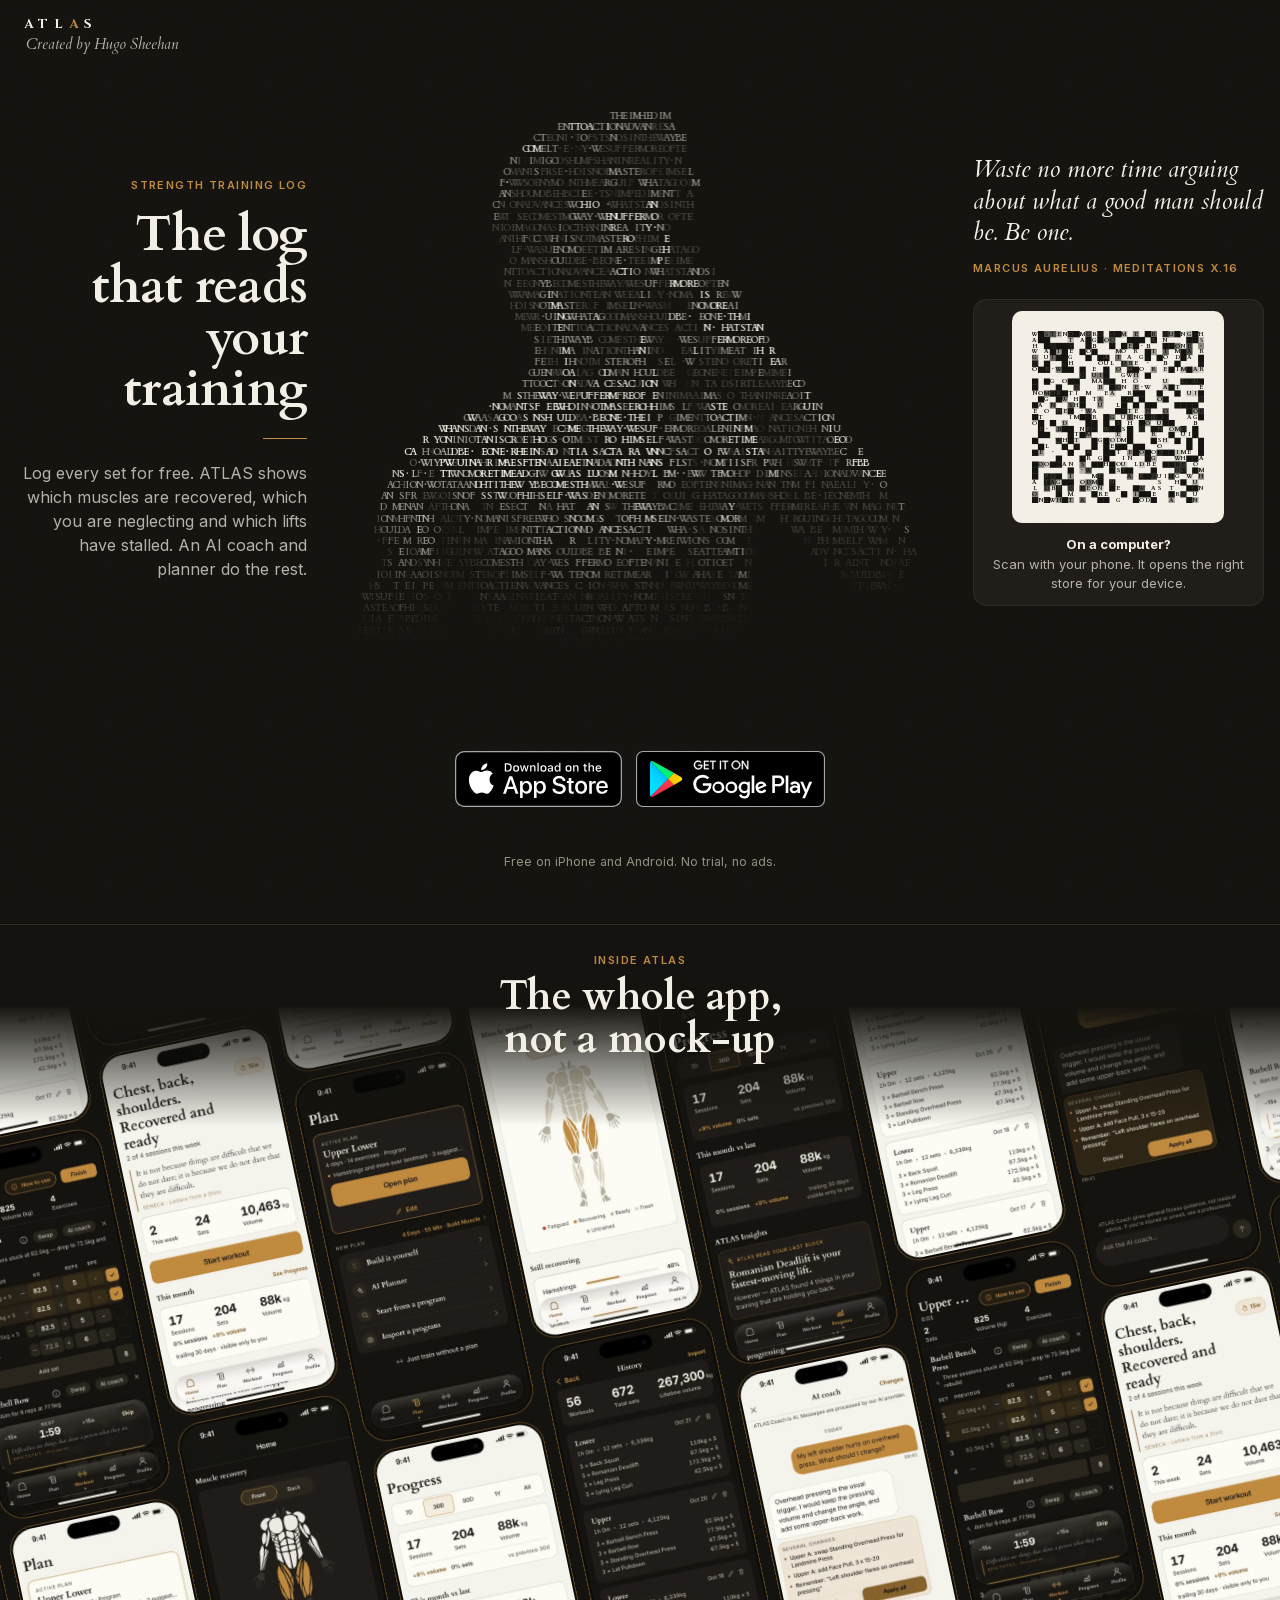
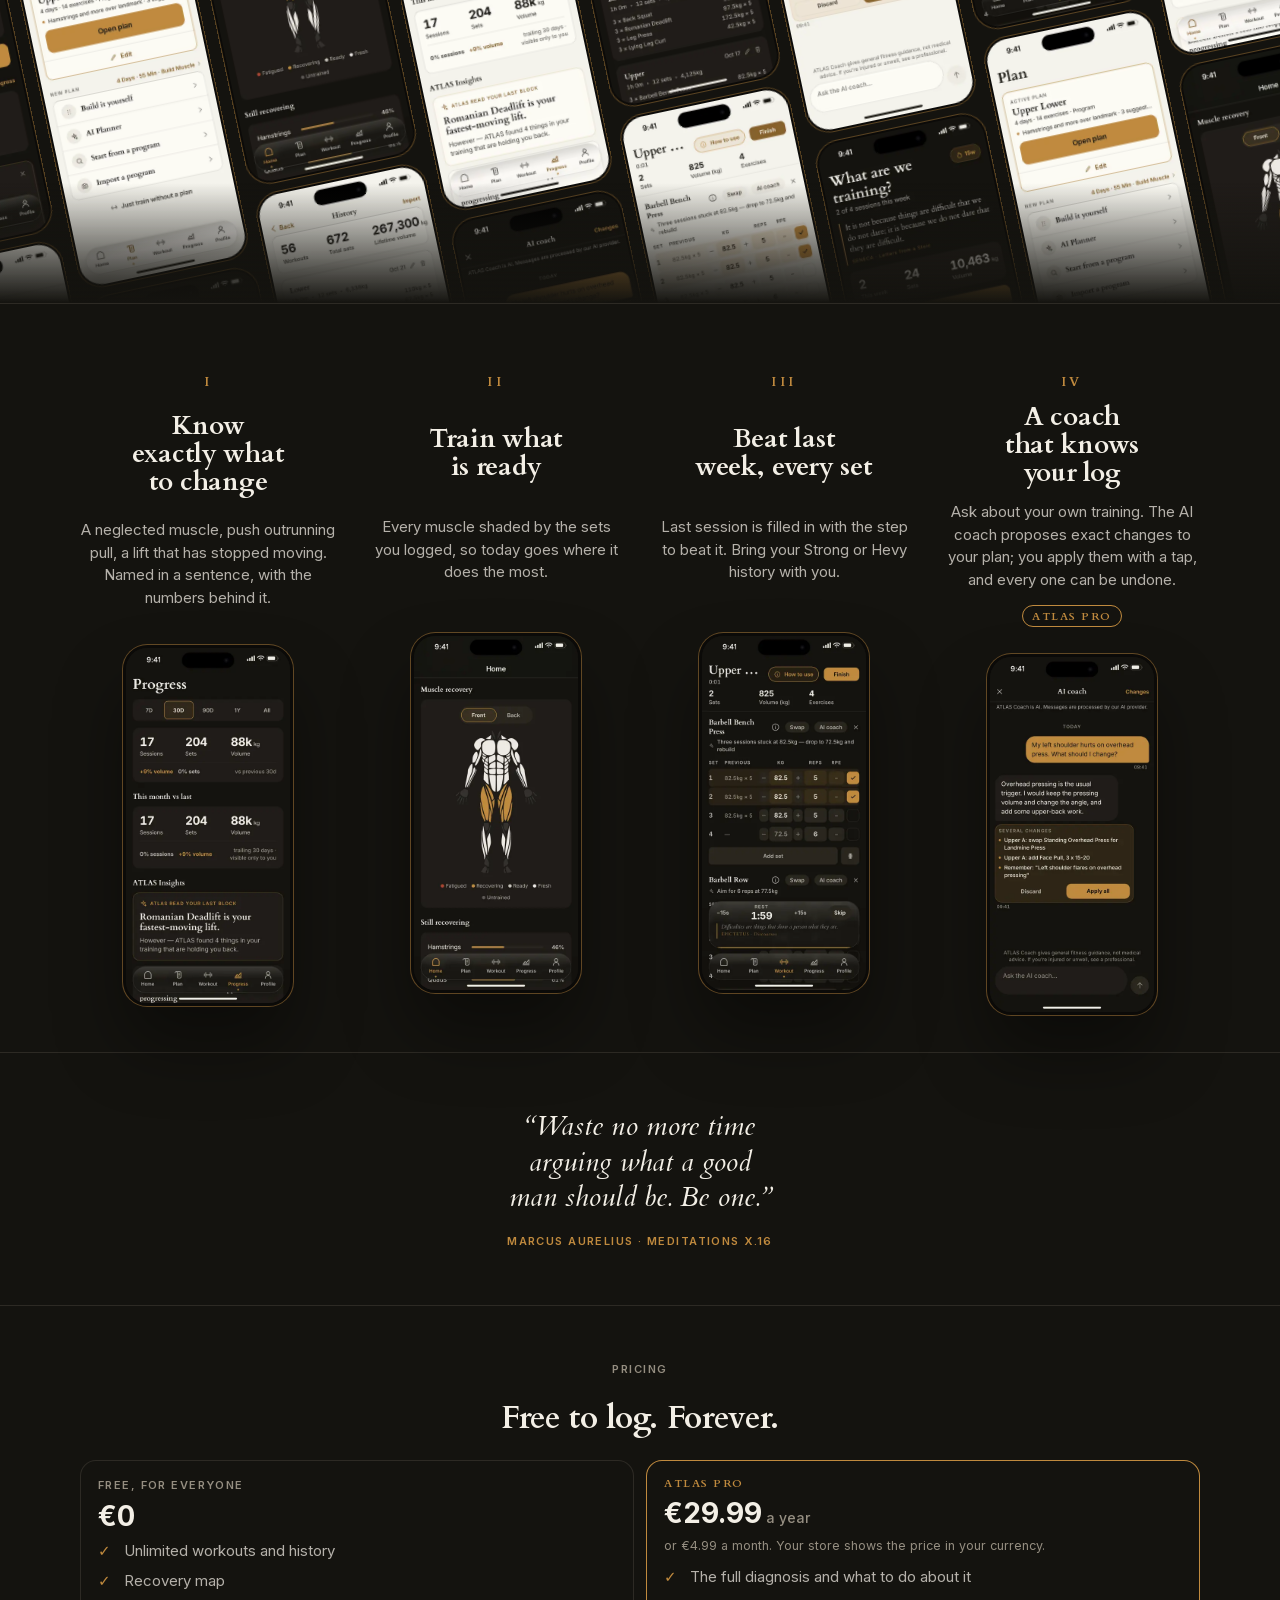
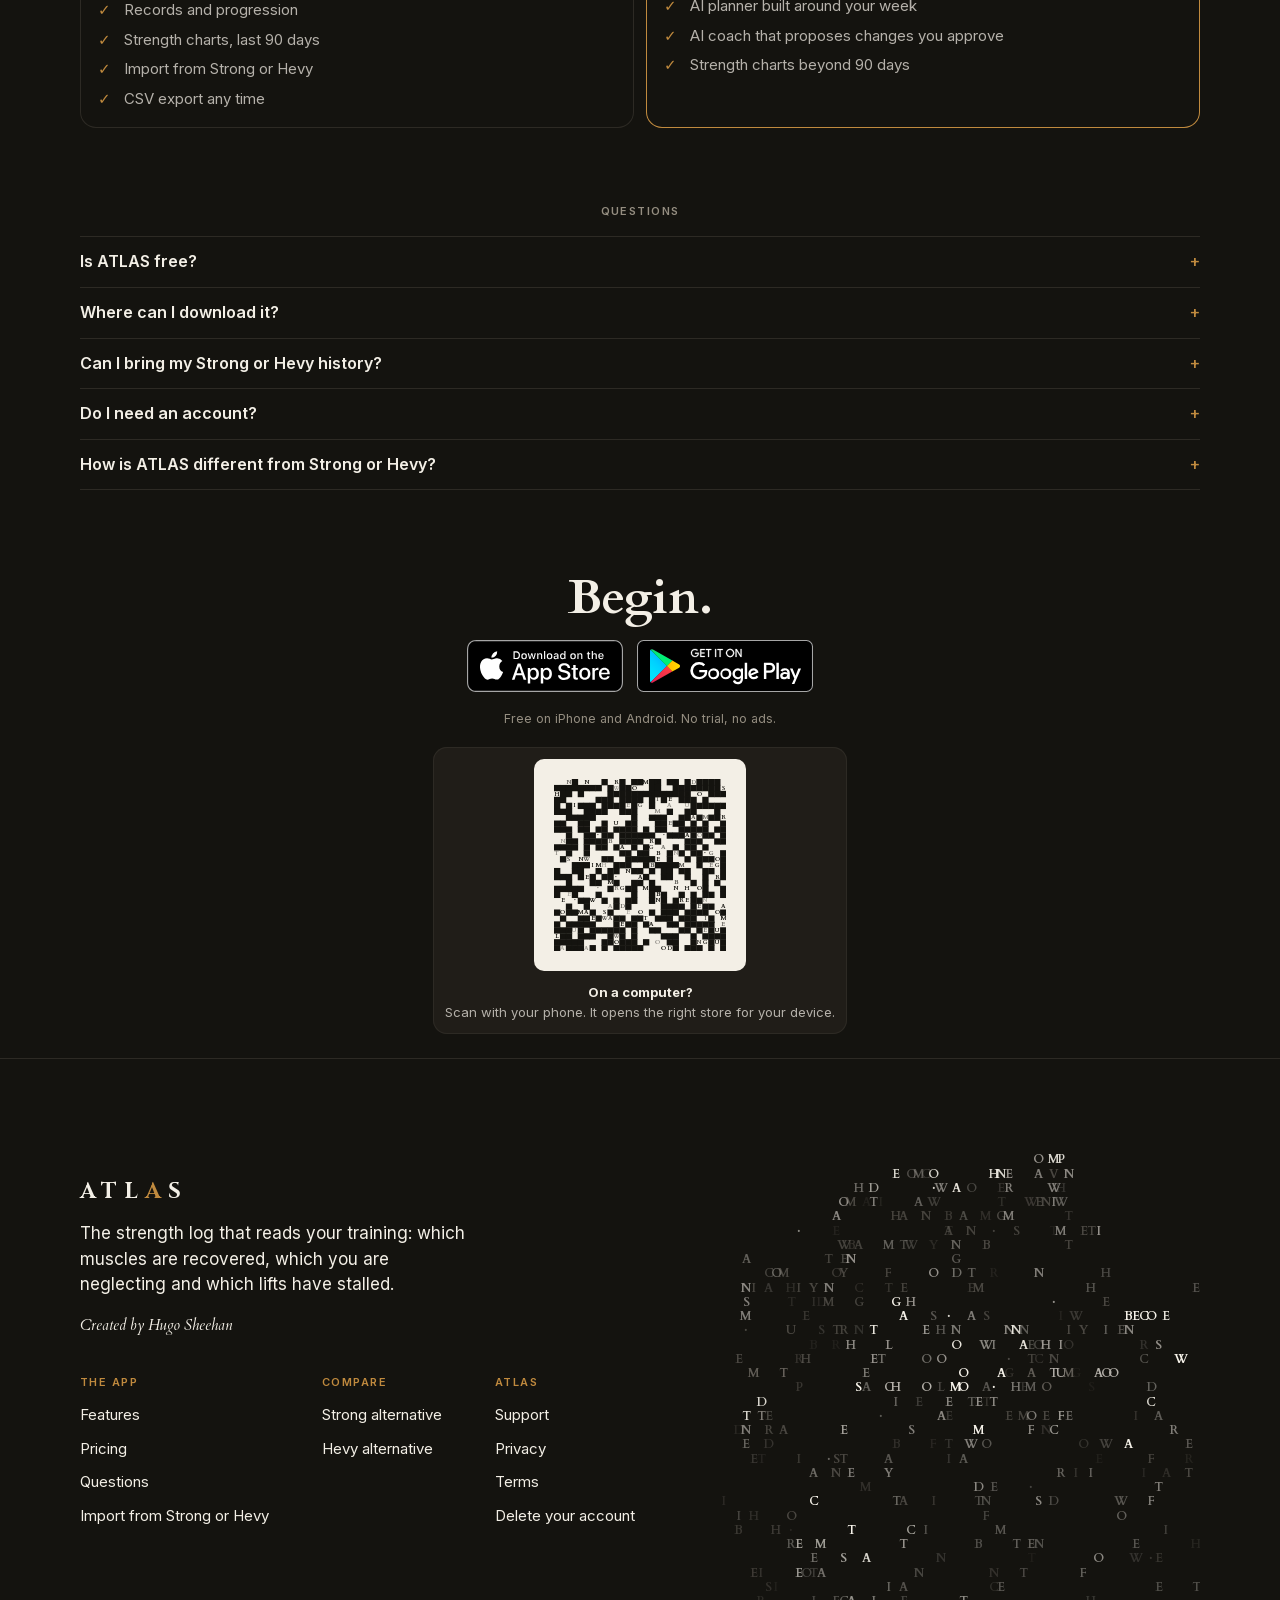
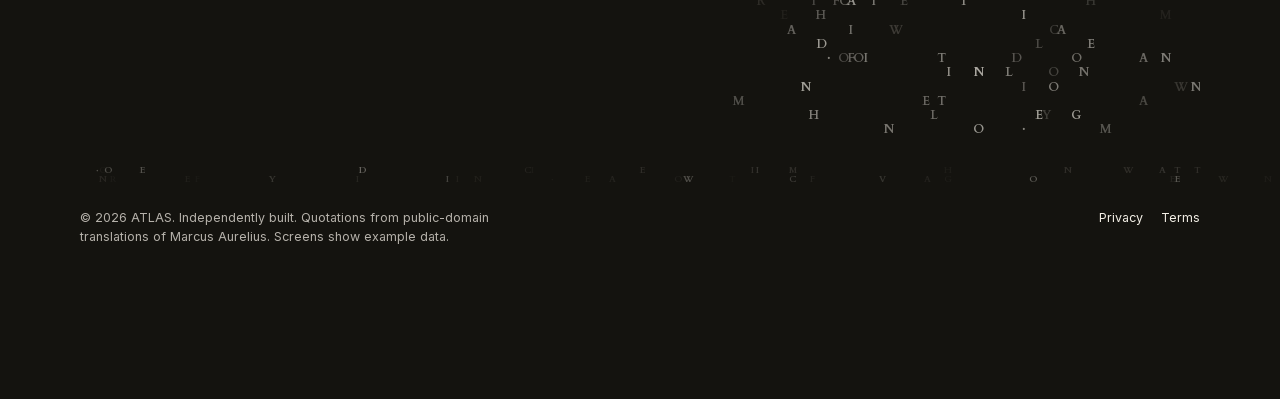
<file: index.html>
<!doctype html>
<html lang="en" data-t="obsidian">
<head>
<meta charset="utf-8">
<meta name="viewport" content="width=device-width,initial-scale=1,viewport-fit=cover">
<title>ATLAS Strength Log: Workout Tracker &amp; Recovery Map</title>
<meta name="description" content="Log every set free. ATLAS shows which muscles are recovered, which you are neglecting and which lifts have stalled. A strength log with an AI coach.">
<meta name="theme-color" content="#14130F">
<meta name="color-scheme" content="dark">
<meta name="author" content="Hugo Sheehan">
<link rel="canonical" href="https://atlasfitness.xyz/">
<link rel="icon" type="image/png" sizes="32x32" href="/favicon-32.png">
<link rel="apple-touch-icon" href="/apple-touch-icon.png">
<meta property="og:type" content="website">
<meta property="og:site_name" content="ATLAS">
<meta property="og:title" content="ATLAS Strength Log: Workout Tracker &amp; Recovery Map">
<meta property="og:description" content="Log every set free. ATLAS shows which muscles are recovered, which you are neglecting and which lifts have stalled. A strength log with an AI coach.">
<meta property="og:url" content="https://atlasfitness.xyz/">
<meta property="og:image" content="https://atlasfitness.xyz/og.png">
<meta property="og:image:width" content="1200">
<meta property="og:image:height" content="630">
<meta name="twitter:card" content="summary_large_image">
<link rel="preload" href="/assets/fonts/Cardo-700-normal.woff2" as="font" type="font/woff2" crossorigin>
<link rel="preload" href="/assets/fonts/Inter-400-normal.woff2" as="font" type="font/woff2" crossorigin>
<link rel="stylesheet" href="/assets/site.css?v=a3e40115">
<script type="application/ld+json">{"@context":"https://schema.org","@type":"SoftwareApplication","name":"ATLAS","alternateName":"ATLAS Fitness","description":"A strength-training log that reads your workouts: which muscles are recovered, which you are neglecting and which lifts have stalled, with an AI coach you can try for free and an AI planner in ATLAS PRO.","applicationCategory":"HealthApplication","applicationSubCategory":"Strength training log","operatingSystem":"iOS, Android","url":"https://atlasfitness.xyz/","creator":{"@type":"Person","name":"Hugo Sheehan"},"offers":{"@type":"Offer","price":"0","priceCurrency":"EUR","description":"Free to log. ATLAS PRO is an optional subscription."},"featureList":["Unlimited workout logging","Recovery map","Training diagnosis","Import from Strong and Hevy","AI workout planner (ATLAS PRO)","AI coach (10 free messages to try, about 250 a month with ATLAS PRO)"]}</script>
<script type="application/ld+json">{"@context":"https://schema.org","@type":"WebSite","name":"ATLAS","url":"https://atlasfitness.xyz/"}</script>
<script type="application/ld+json">{"@context":"https://schema.org","@type":"FAQPage","mainEntity":[{"@type":"Question","name":"Is ATLAS free?","acceptedAnswer":{"@type":"Answer","text":"Yes. Logging, history, the recovery map, records, import and export are free with no session caps and no trial. The AI coach is free to try with 10 messages. ATLAS PRO adds the full diagnosis, the AI planner, about 250 coach messages a month, shared with the planner and program import, and strength charts beyond 90 days."}},{"@type":"Question","name":"Where can I download it?","acceptedAnswer":{"@type":"Answer","text":"Search for ATLAS in the App Store on iPhone or Google Play on Android, or use the buttons on this page. The iPhone app is the first to open to everyone; the Android app is in testing now."}},{"@type":"Question","name":"Can I bring my Strong or Hevy history?","acceptedAnswer":{"@type":"Answer","text":"Yes. Export a CSV from Strong or Hevy and import it in ATLAS. Your past workouts feed the recovery map and the diagnosis from day one."}},{"@type":"Question","name":"Do I need an account?","acceptedAnswer":{"@type":"Answer","text":"Not to use the app, but it is strongly recommended. Without one your training lives only on your phone and is not backed up: lose or replace the phone and it is gone. With an account it syncs to the cloud."}},{"@type":"Question","name":"How is ATLAS different from Strong or Hevy?","acceptedAnswer":{"@type":"Answer","text":"All three log sets well. ATLAS then does the thinking: it reads your log and tells you which muscles are recovered, which you are neglecting, where push and pull are out of balance and which lifts have stalled. The AI planner, part of ATLAS PRO, builds a program around your days, time, equipment and history. The AI coach, free to try with 10 messages and about 250 a month in ATLAS PRO, answers questions about your own training and proposes exact changes to your plan. You apply them with a tap, and every change can be undone."}}]}</script>
</head>
<body>
<main id="main"><section class="hero g dh-center" data-hero><div class="top"><span class="wm">ATL<b>A</b>S</span><span class="cbi">Created by Hugo Sheehan</span></div><div class="in"><canvas class="ascii statue" data-glitch data-subj="david" data-glyph="quotes" data-render="fade" data-tone="white" data-flow="0" data-scroll="scatter" data-mouse="repel" data-detail="100" data-cut="0" role="img" aria-label="Michelangelo's David drawn in characters"></canvas><div class="copy"><div class="lc"><span class="k gold">Strength training log</span><h1><span class="ha">The log that</span> <span class="hb">reads your training</span></h1><span class="rule"></span><p class="lede">Log every set for free. ATLAS shows which muscles are recovered, which you are neglecting and which lifts have stalled. An AI coach and planner do the rest.</p></div><div class="badges"><a class="bd" data-store="ios" href="https://apps.apple.com/app/id6810396164" target="_blank" rel="noopener"><img alt="Download on the App Store" src="/assets/badges/ios.svg"></a><a class="bd" data-store="android" href="https://play.google.com/store/apps/details?id=com.hugosheehan.atlasapp" target="_blank" rel="noopener"><img alt="Get it on Google Play" src="/assets/badges/android.svg"></a></div><p class="fine">Free on iPhone and Android. No trial, no ads.</p><div class="rc"><p class="sq">Waste no more time arguing about what a good man should be. Be one.<small>Marcus Aurelius · Meditations X.16</small></p><div class="qr"><canvas class="qra" role="img" aria-label="QR code to atlasfitness.xyz/get"></canvas><p><b style="color:var(--ink)">On a computer?</b><br>Scan with your phone. It opens the right store for your device.</p></div></div></div></div></section><section class="band" aria-label="Screens from the app"><div class="hd"><span class="k gold">Inside ATLAS</span><h2>The whole app, not a mock-up</h2></div><div class="tiles" aria-hidden="true"><div class="col"><div class="ph"><img alt="" loading="lazy" decoding="async" width="432" height="936" src="/assets/screens/o-home.webp"></div><div class="ph"><img alt="" loading="lazy" decoding="async" width="432" height="936" src="/assets/screens/m-recovery.webp"></div><div class="ph"><img alt="" loading="lazy" decoding="async" width="432" height="936" src="/assets/screens/o-history.webp"></div><div class="ph"><img alt="" loading="lazy" decoding="async" width="432" height="936" src="/assets/screens/m-workout.webp"></div><div class="ph"><img alt="" loading="lazy" decoding="async" width="432" height="936" src="/assets/screens/o-plan.webp"></div><div class="ph"><img alt="" loading="lazy" decoding="async" width="432" height="936" src="/assets/screens/m-progress.webp"></div></div><div class="col"><div class="ph"><img alt="" loading="lazy" decoding="async" width="432" height="936" src="/assets/screens/m-plan.webp"></div><div class="ph"><img alt="" loading="lazy" decoding="async" width="432" height="936" src="/assets/screens/o-progress.webp"></div><div class="ph"><img alt="" loading="lazy" decoding="async" width="432" height="936" src="/assets/screens/m-coach.webp"></div><div class="ph"><img alt="" loading="lazy" decoding="async" width="432" height="936" src="/assets/screens/o-home.webp"></div><div class="ph"><img alt="" loading="lazy" decoding="async" width="432" height="936" src="/assets/screens/m-recovery.webp"></div><div class="ph"><img alt="" loading="lazy" decoding="async" width="432" height="936" src="/assets/screens/o-history.webp"></div></div><div class="col"><div class="ph"><img alt="" loading="lazy" decoding="async" width="432" height="936" src="/assets/screens/o-recovery.webp"></div><div class="ph"><img alt="" loading="lazy" decoding="async" width="432" height="936" src="/assets/screens/m-history.webp"></div><div class="ph"><img alt="" loading="lazy" decoding="async" width="432" height="936" src="/assets/screens/o-workout.webp"></div><div class="ph"><img alt="" loading="lazy" decoding="async" width="432" height="936" src="/assets/screens/m-plan.webp"></div><div class="ph"><img alt="" loading="lazy" decoding="async" width="432" height="936" src="/assets/screens/o-progress.webp"></div><div class="ph"><img alt="" loading="lazy" decoding="async" width="432" height="936" src="/assets/screens/m-coach.webp"></div></div><div class="col"><div class="ph"><img alt="" loading="lazy" decoding="async" width="432" height="936" src="/assets/screens/m-progress.webp"></div><div class="ph"><img alt="" loading="lazy" decoding="async" width="432" height="936" src="/assets/screens/o-coach.webp"></div><div class="ph"><img alt="" loading="lazy" decoding="async" width="432" height="936" src="/assets/screens/m-home.webp"></div><div class="ph"><img alt="" loading="lazy" decoding="async" width="432" height="936" src="/assets/screens/o-recovery.webp"></div><div class="ph"><img alt="" loading="lazy" decoding="async" width="432" height="936" src="/assets/screens/m-history.webp"></div><div class="ph"><img alt="" loading="lazy" decoding="async" width="432" height="936" src="/assets/screens/o-workout.webp"></div></div><div class="col"><div class="ph"><img alt="" loading="lazy" decoding="async" width="432" height="936" src="/assets/screens/o-history.webp"></div><div class="ph"><img alt="" loading="lazy" decoding="async" width="432" height="936" src="/assets/screens/m-workout.webp"></div><div class="ph"><img alt="" loading="lazy" decoding="async" width="432" height="936" src="/assets/screens/o-plan.webp"></div><div class="ph"><img alt="" loading="lazy" decoding="async" width="432" height="936" src="/assets/screens/m-progress.webp"></div><div class="ph"><img alt="" loading="lazy" decoding="async" width="432" height="936" src="/assets/screens/o-coach.webp"></div><div class="ph"><img alt="" loading="lazy" decoding="async" width="432" height="936" src="/assets/screens/m-home.webp"></div></div><div class="col"><div class="ph"><img alt="" loading="lazy" decoding="async" width="432" height="936" src="/assets/screens/m-coach.webp"></div><div class="ph"><img alt="" loading="lazy" decoding="async" width="432" height="936" src="/assets/screens/o-home.webp"></div><div class="ph"><img alt="" loading="lazy" decoding="async" width="432" height="936" src="/assets/screens/m-recovery.webp"></div><div class="ph"><img alt="" loading="lazy" decoding="async" width="432" height="936" src="/assets/screens/o-history.webp"></div><div class="ph"><img alt="" loading="lazy" decoding="async" width="432" height="936" src="/assets/screens/m-workout.webp"></div><div class="ph"><img alt="" loading="lazy" decoding="async" width="432" height="936" src="/assets/screens/o-plan.webp"></div></div><div class="col"><div class="ph"><img alt="" loading="lazy" decoding="async" width="432" height="936" src="/assets/screens/o-workout.webp"></div><div class="ph"><img alt="" loading="lazy" decoding="async" width="432" height="936" src="/assets/screens/m-plan.webp"></div><div class="ph"><img alt="" loading="lazy" decoding="async" width="432" height="936" src="/assets/screens/o-progress.webp"></div><div class="ph"><img alt="" loading="lazy" decoding="async" width="432" height="936" src="/assets/screens/m-coach.webp"></div><div class="ph"><img alt="" loading="lazy" decoding="async" width="432" height="936" src="/assets/screens/o-home.webp"></div><div class="ph"><img alt="" loading="lazy" decoding="async" width="432" height="936" src="/assets/screens/m-recovery.webp"></div></div><div class="col"><div class="ph"><img alt="" loading="lazy" decoding="async" width="432" height="936" src="/assets/screens/m-home.webp"></div><div class="ph"><img alt="" loading="lazy" decoding="async" width="432" height="936" src="/assets/screens/o-recovery.webp"></div><div class="ph"><img alt="" loading="lazy" decoding="async" width="432" height="936" src="/assets/screens/m-history.webp"></div><div class="ph"><img alt="" loading="lazy" decoding="async" width="432" height="936" src="/assets/screens/o-workout.webp"></div><div class="ph"><img alt="" loading="lazy" decoding="async" width="432" height="936" src="/assets/screens/m-plan.webp"></div><div class="ph"><img alt="" loading="lazy" decoding="async" width="432" height="936" src="/assets/screens/o-progress.webp"></div></div><div class="col"><div class="ph"><img alt="" loading="lazy" decoding="async" width="432" height="936" src="/assets/screens/o-plan.webp"></div><div class="ph"><img alt="" loading="lazy" decoding="async" width="432" height="936" src="/assets/screens/m-progress.webp"></div><div class="ph"><img alt="" loading="lazy" decoding="async" width="432" height="936" src="/assets/screens/o-coach.webp"></div><div class="ph"><img alt="" loading="lazy" decoding="async" width="432" height="936" src="/assets/screens/m-home.webp"></div><div class="ph"><img alt="" loading="lazy" decoding="async" width="432" height="936" src="/assets/screens/o-recovery.webp"></div><div class="ph"><img alt="" loading="lazy" decoding="async" width="432" height="936" src="/assets/screens/m-history.webp"></div></div><div class="col"><div class="ph"><img alt="" loading="lazy" decoding="async" width="432" height="936" src="/assets/screens/m-recovery.webp"></div><div class="ph"><img alt="" loading="lazy" decoding="async" width="432" height="936" src="/assets/screens/o-history.webp"></div><div class="ph"><img alt="" loading="lazy" decoding="async" width="432" height="936" src="/assets/screens/m-workout.webp"></div><div class="ph"><img alt="" loading="lazy" decoding="async" width="432" height="936" src="/assets/screens/o-plan.webp"></div><div class="ph"><img alt="" loading="lazy" decoding="async" width="432" height="936" src="/assets/screens/m-progress.webp"></div><div class="ph"><img alt="" loading="lazy" decoding="async" width="432" height="936" src="/assets/screens/o-coach.webp"></div></div><div class="col"><div class="ph"><img alt="" loading="lazy" decoding="async" width="432" height="936" src="/assets/screens/o-progress.webp"></div><div class="ph"><img alt="" loading="lazy" decoding="async" width="432" height="936" src="/assets/screens/m-coach.webp"></div><div class="ph"><img alt="" loading="lazy" decoding="async" width="432" height="936" src="/assets/screens/o-home.webp"></div><div class="ph"><img alt="" loading="lazy" decoding="async" width="432" height="936" src="/assets/screens/m-recovery.webp"></div><div class="ph"><img alt="" loading="lazy" decoding="async" width="432" height="936" src="/assets/screens/o-history.webp"></div><div class="ph"><img alt="" loading="lazy" decoding="async" width="432" height="936" src="/assets/screens/m-workout.webp"></div></div></div></section><section class="g" id="features"><div class="in read"><div class="rd"><span class="nm">I</span><h2>Know exactly what to change</h2><p>A neglected muscle, push outrunning pull, a lift that has stopped moving. Named in a sentence, with the numbers behind it.</p><div class="ph"><img alt="" loading="lazy" decoding="async" width="432" height="936" src="/assets/screens/o-progress.webp"></div></div><div class="rd"><span class="nm">II</span><h2>Train what is ready</h2><p>Every muscle shaded by the sets you logged, so today goes where it does the most.</p><div class="ph"><img alt="" loading="lazy" decoding="async" width="432" height="936" src="/assets/screens/o-recovery.webp"></div></div><div class="rd"><span class="nm">III</span><h2>Beat last week, every set</h2><p>Last session is filled in with the step to beat it. Bring your Strong or Hevy history with you.</p><div class="ph"><img alt="" loading="lazy" decoding="async" width="432" height="936" src="/assets/screens/o-workout.webp"></div></div><div class="rd"><span class="nm">IV</span><h2>A coach that knows your log</h2><p>Ask about your own training. The AI coach proposes exact changes to your plan; you apply them with a tap, and every one can be undone.</p><span class="pro">ATLAS PRO</span><div class="ph"><img alt="" loading="lazy" decoding="async" width="432" height="936" src="/assets/screens/o-coach.webp"></div></div></div></section><section class="g qt"><q>Waste no more time arguing what a good man should be. Be one.</q><span class="k gold">Marcus Aurelius · Meditations X.16</span></section><section class="g" id="pricing"><div class="in sec"><span class="k">Pricing</span><h2>Free to log. Forever.</h2><div class="tiers"><div class="tier"><span class="k">Free, for everyone</span><span class="price num">€0</span><ul><li>Unlimited workouts and history</li><li>Recovery map</li><li>Records and progression</li><li>Strength charts, last 90 days</li><li>Import from Strong or Hevy</li><li>CSV export any time</li></ul></div><div class="tier pro"><span class="badge">ATLAS PRO</span><span class="price num">€29.99<small> a year</small></span><span class="fine">or €4.99 a month. Your store shows the price in your currency.</span><ul><li>The full diagnosis and what to do about it</li><li>AI planner built around your week</li><li>AI coach that proposes changes you approve</li><li>Strength charts beyond 90 days</li></ul></div></div></div></section><section class="g" id="questions"><div class="in sec"><span class="k">Questions</span><div class="faq"><details><summary>Is ATLAS free?</summary><p>Yes. Logging, history, the recovery map, records, import and export are free with no session caps and no trial. The AI coach is free to try with 10 messages. ATLAS PRO adds the full diagnosis, the AI planner, about 250 coach messages a month, shared with the planner and program import, and strength charts beyond 90 days.</p></details><details><summary>Where can I download it?</summary><p>Search for ATLAS in the App Store on iPhone or Google Play on Android, or use the buttons on this page. The iPhone app is the first to open to everyone; the Android app is in testing now.</p></details><details><summary>Can I bring my Strong or Hevy history?</summary><p>Yes. Export a CSV from Strong or Hevy and import it in ATLAS. Your past workouts feed the recovery map and the diagnosis from day one.</p></details><details><summary>Do I need an account?</summary><p>Not to use the app, but it is strongly recommended. Without one your training lives only on your phone and is not backed up: lose or replace the phone and it is gone. With an account it syncs to the cloud.</p></details><details><summary>How is ATLAS different from Strong or Hevy?</summary><p>All three log sets well. ATLAS then does the thinking: it reads your log and tells you which muscles are recovered, which you are neglecting, where push and pull are out of balance and which lifts have stalled. The AI planner, part of ATLAS PRO, builds a program around your days, time, equipment and history. The AI coach, free to try with 10 messages and about 250 a month in ATLAS PRO, answers questions about your own training and proposes exact changes to your plan. You apply them with a tap, and every change can be undone.</p></details></div></div></section><section class="g end"><h2>Begin.</h2><div class="badges"><a class="bd" data-store="ios" href="https://apps.apple.com/app/id6810396164" target="_blank" rel="noopener"><img alt="Download on the App Store" src="/assets/badges/ios.svg"></a><a class="bd" data-store="android" href="https://play.google.com/store/apps/details?id=com.hugosheehan.atlasapp" target="_blank" rel="noopener"><img alt="Get it on Google Play" src="/assets/badges/android.svg"></a></div><p class="fine">Free on iPhone and Android. No trial, no ads.</p><div class="qr"><canvas class="qra" role="img" aria-label="QR code to atlasfitness.xyz/get"></canvas><p><b style="color:var(--ink)">On a computer?</b><br>Scan with your phone. It opens the right store for your device.</p></div></section></main><footer class="fx" data-fc="ivory" data-t="obsidian"><div class="fx-top"><div class="fx-l g"><span class="wm">ATL<b>A</b>S</span><p>The strength log that reads your training: which muscles are recovered, which you are neglecting and which lifts have stalled.</p><p class="by">Created by Hugo Sheehan</p><nav class="fx-cols" aria-label="Footer"><div><span class="k">The app</span><a href="/#features">Features</a><a href="/#pricing">Pricing</a><a href="/#questions">Questions</a><a href="/import-strong-hevy/">Import from Strong or Hevy</a></div><div><span class="k">Compare</span><a href="/strong-alternative/">Strong alternative</a><a href="/hevy-alternative/">Hevy alternative</a></div><div><span class="k">ATLAS</span><a href="mailto:support@atlasfitness.xyz">Support</a><a href="/privacy.html">Privacy</a><a href="/terms.html">Terms</a><a href="/privacy.html#your-rights">Delete your account</a></div></nav></div><div class="fx-art"><canvas class="ascii " data-glitch data-dissolve="0.16,0.17,0.1" data-subj="head" data-glyph="quotes" data-render="fade" data-tone="white" data-flow="0" data-scroll="scatter" data-mouse="repel" data-detail="" data-cut="2" role="img" aria-label="Michelangelo's David, drawn in letters"></canvas></div><canvas class="ascii fx-line" data-subj="line" data-step="5" data-glyph="quotes" data-render="fade" data-tone="white" data-scroll="scatter" data-mouse="none" data-glitch data-cut="0" data-detail="" aria-hidden="true"></canvas></div><div class="fx-bot g"><p>© 2026 ATLAS. Independently built. Quotations from public-domain translations of Marcus Aurelius. Screens show example data.</p><nav><a href="/privacy.html">Privacy</a><a href="/terms.html">Terms</a></nav></div></footer><script src="/assets/stores.js?v=a3e40115"></script>
<script src="/assets/data.js?v=a3e40115"></script>
<script src="/assets/ascii.js?v=a3e40115"></script>
<script src="/assets/site.js?v=a3e40115"></script>
</body>
</html>
</file>
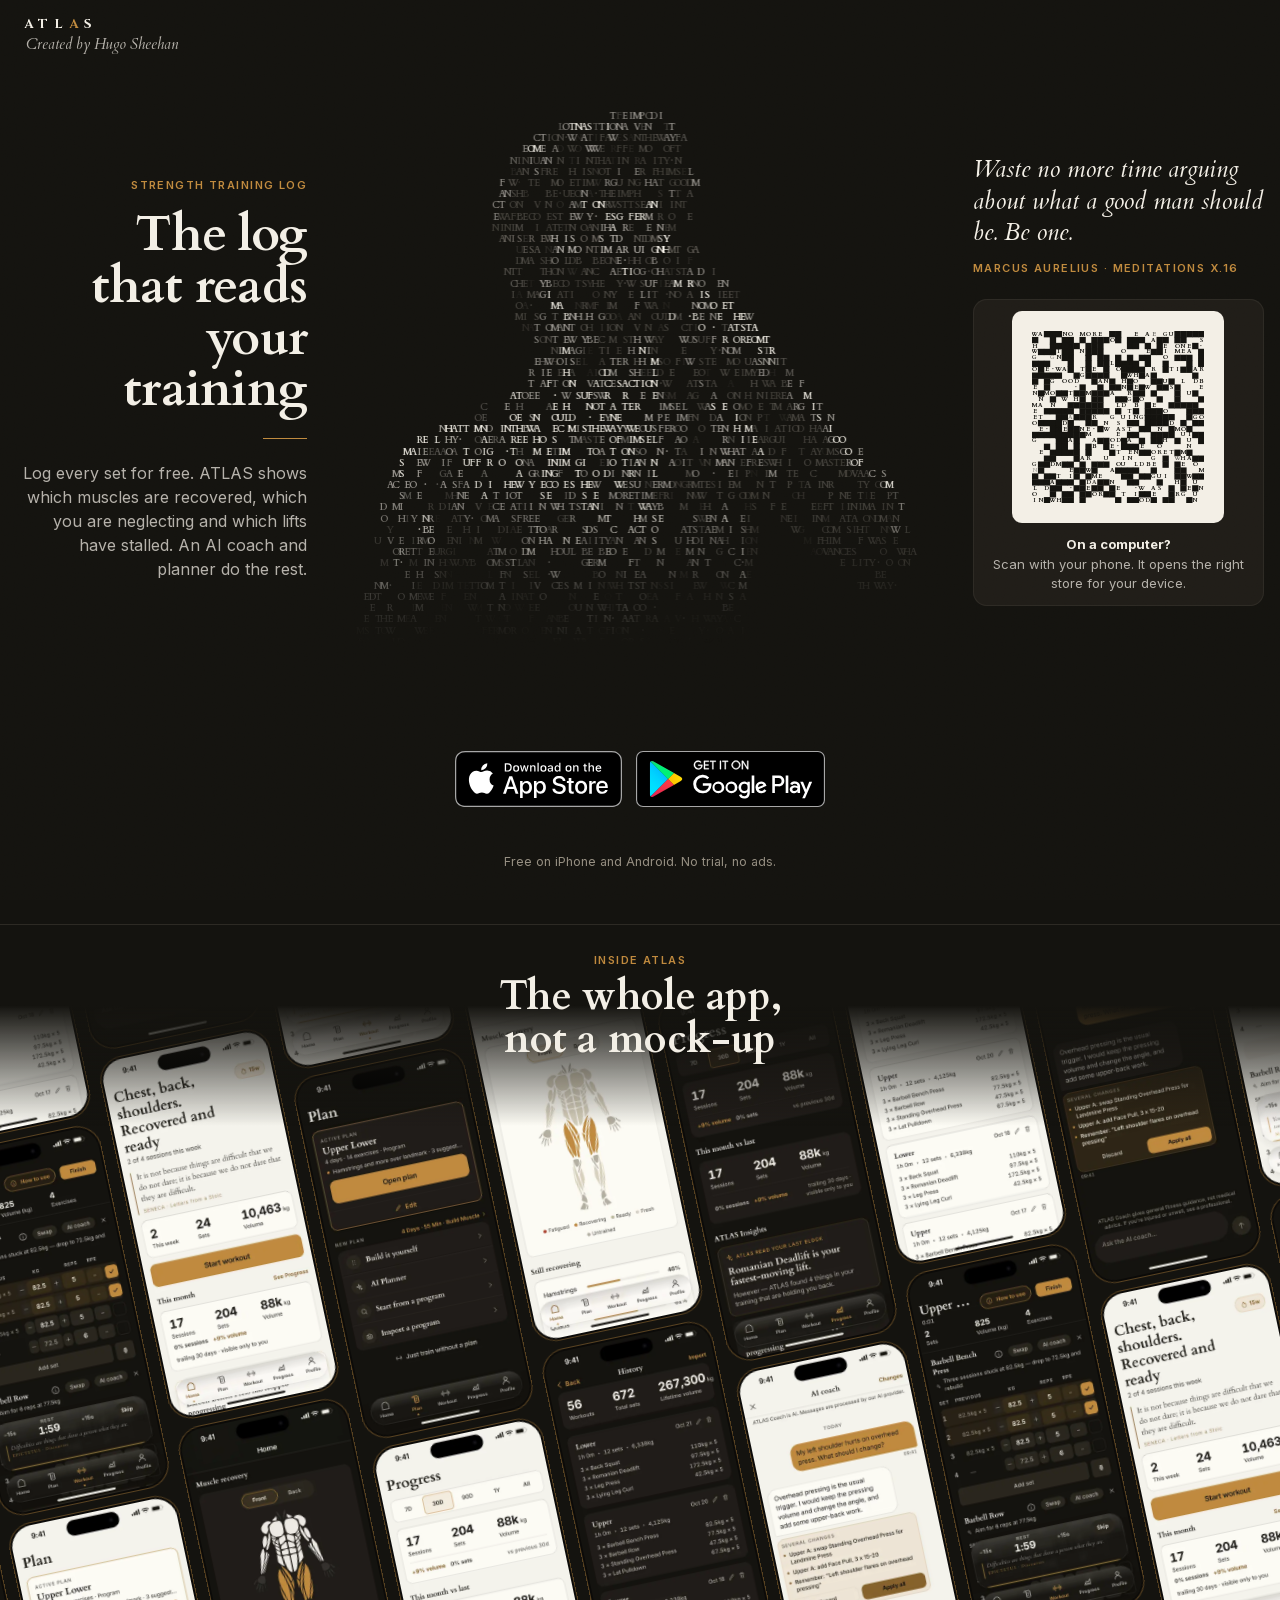
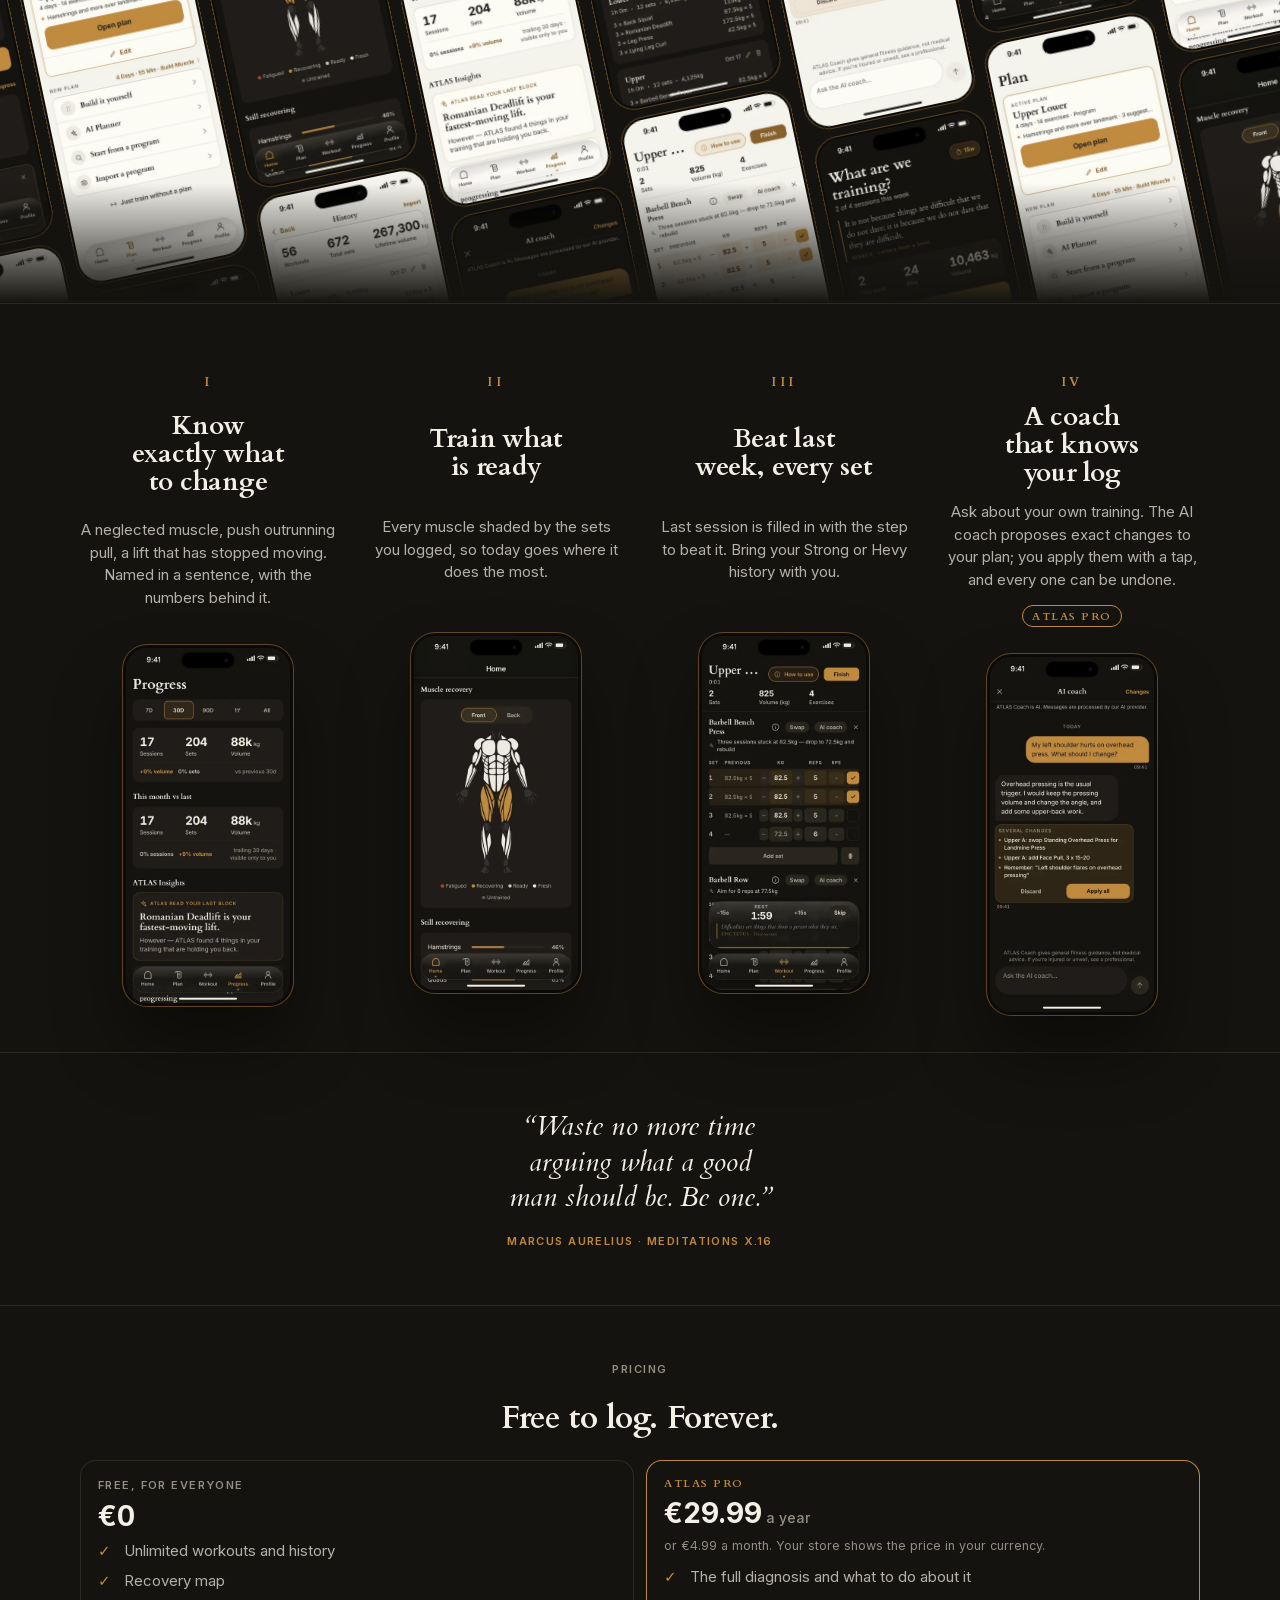
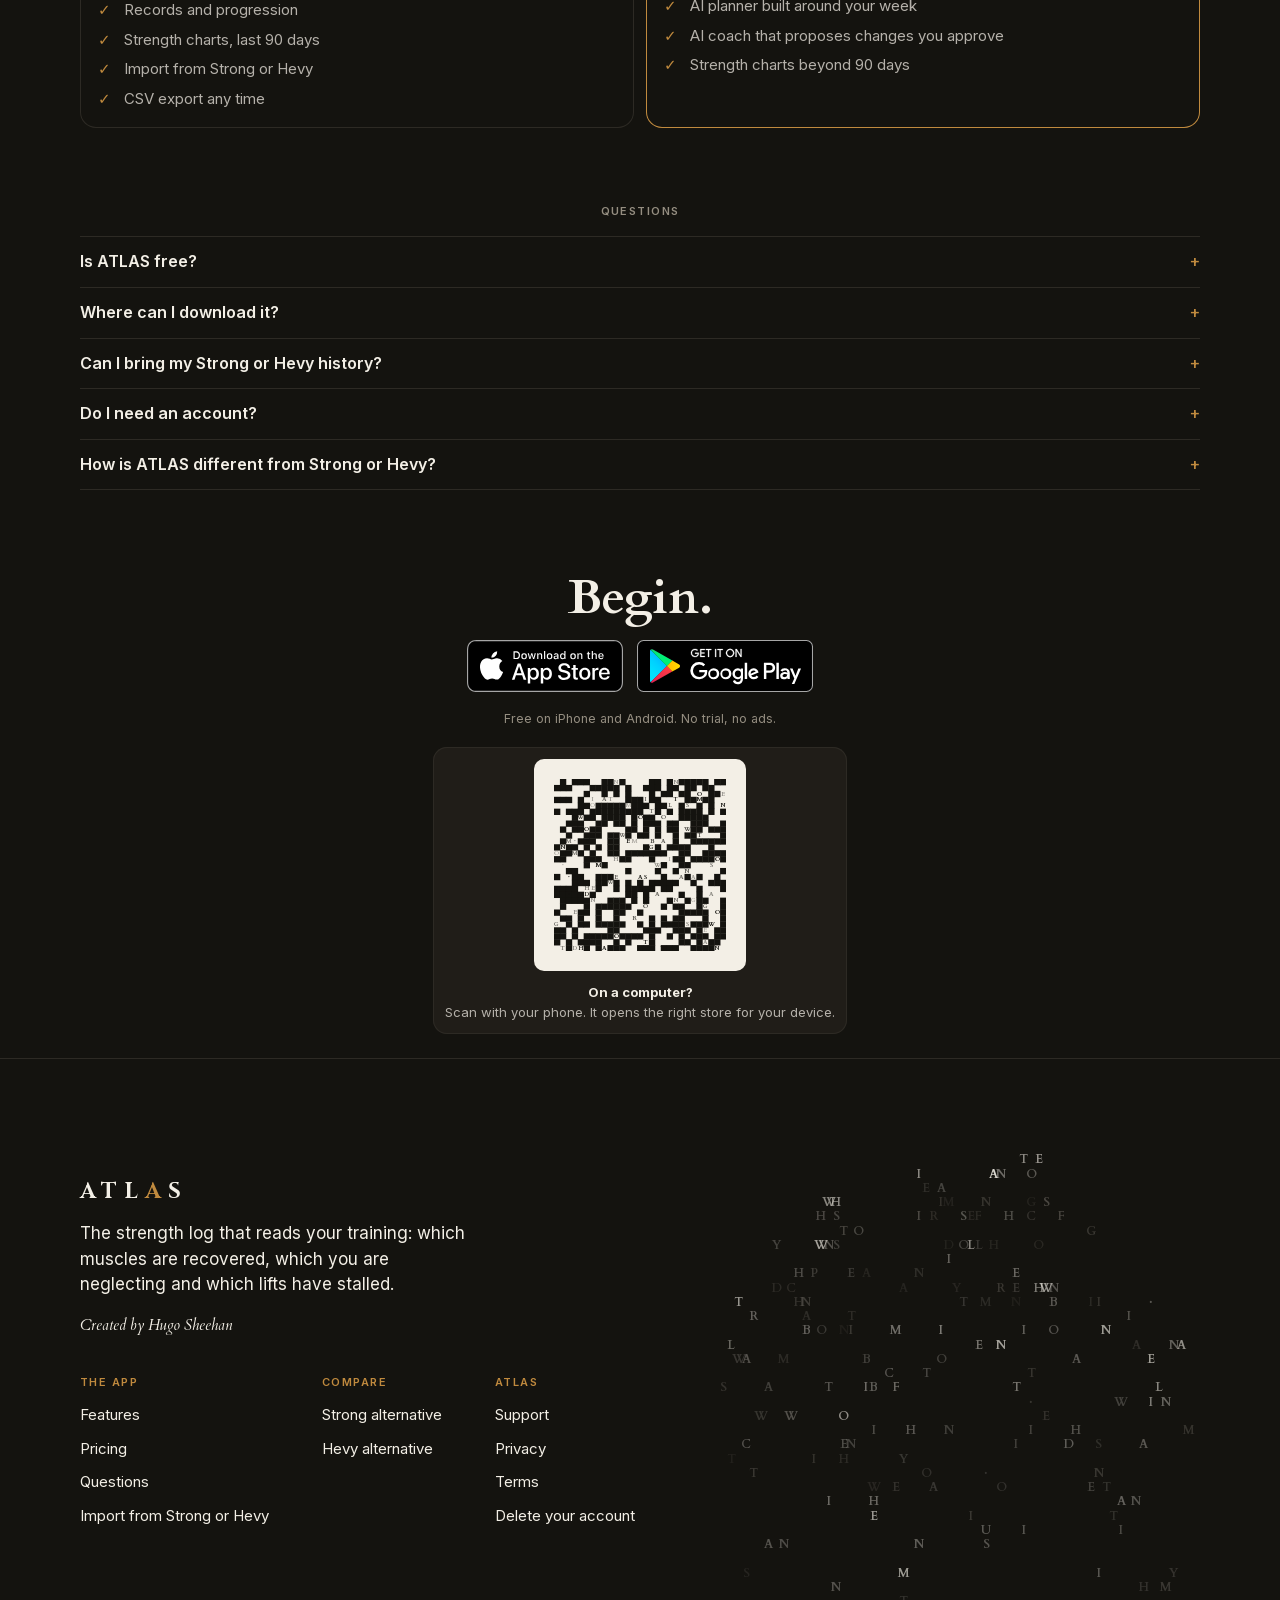
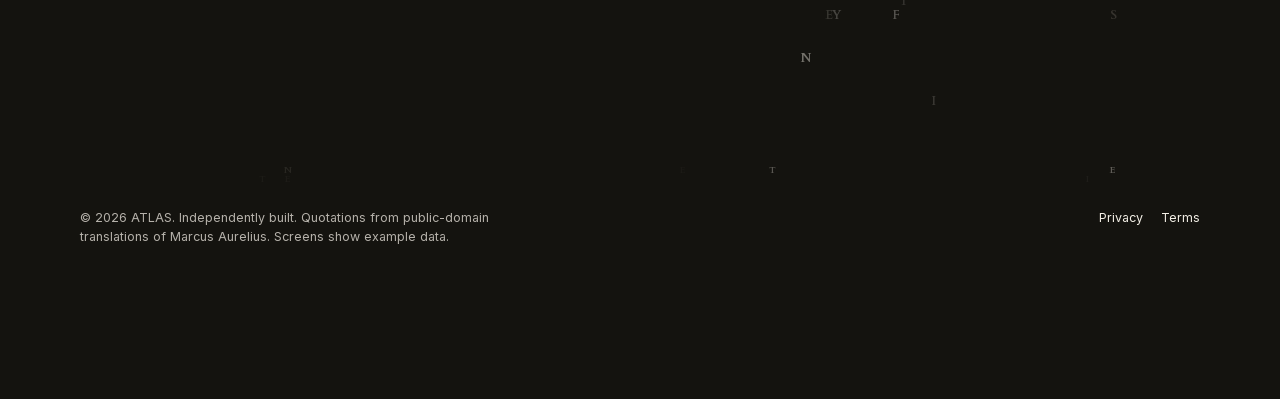
<file: get/index.html>
<!doctype html>
<html lang="en" data-t="obsidian">
<head>
<meta charset="utf-8">
<meta name="viewport" content="width=device-width,initial-scale=1,viewport-fit=cover">
<title>ATLAS</title>
<meta name="description" content="Opens ATLAS in your phone&#x27;s store.">
<meta name="theme-color" content="#14130F">
<meta name="color-scheme" content="dark">
<meta name="author" content="Hugo Sheehan">
<meta name="robots" content="noindex">
<link rel="icon" type="image/png" sizes="32x32" href="/favicon-32.png">
<link rel="apple-touch-icon" href="/apple-touch-icon.png">
<meta property="og:type" content="website">
<meta property="og:site_name" content="ATLAS">
<meta property="og:title" content="ATLAS">
<meta property="og:description" content="Opens ATLAS in your phone&#x27;s store.">
<meta property="og:url" content="https://atlasfitness.xyz/get/">
<meta property="og:image" content="https://atlasfitness.xyz/og.png">
<meta property="og:image:width" content="1200">
<meta property="og:image:height" content="630">
<meta name="twitter:card" content="summary_large_image">
<link rel="preload" href="/assets/fonts/Cardo-700-normal.woff2" as="font" type="font/woff2" crossorigin>
<link rel="preload" href="/assets/fonts/Inter-400-normal.woff2" as="font" type="font/woff2" crossorigin>
<link rel="stylesheet" href="/assets/site.css?v=a3e40115">
</head>
<body>
<main class="g" style="min-height:100vh;display:grid;place-content:center;gap:14px;text-align:center"><span class="wm" style="font-size:20px">ATL<b>A</b>S</span><p class="lede" style="margin-inline:auto">Opening the store&hellip;</p><p><a href="/" style="color:var(--goldtx)">atlasfitness.xyz</a></p></main>
<script src="/assets/stores.js?v=a3e40115"></script>
<script>(function(){var S=window.STORES||{},ua=navigator.userAgent||'',and=/Android/i.test(ua),ios=/iPhone|iPad|iPod/i.test(ua)||(/Macintosh/i.test(ua)&&navigator.maxTouchPoints>1);
location.replace(and&&S.android.url?S.android.url:ios&&S.ios.url?S.ios.url:'/')})();</script>
</body>
</html>
</file>
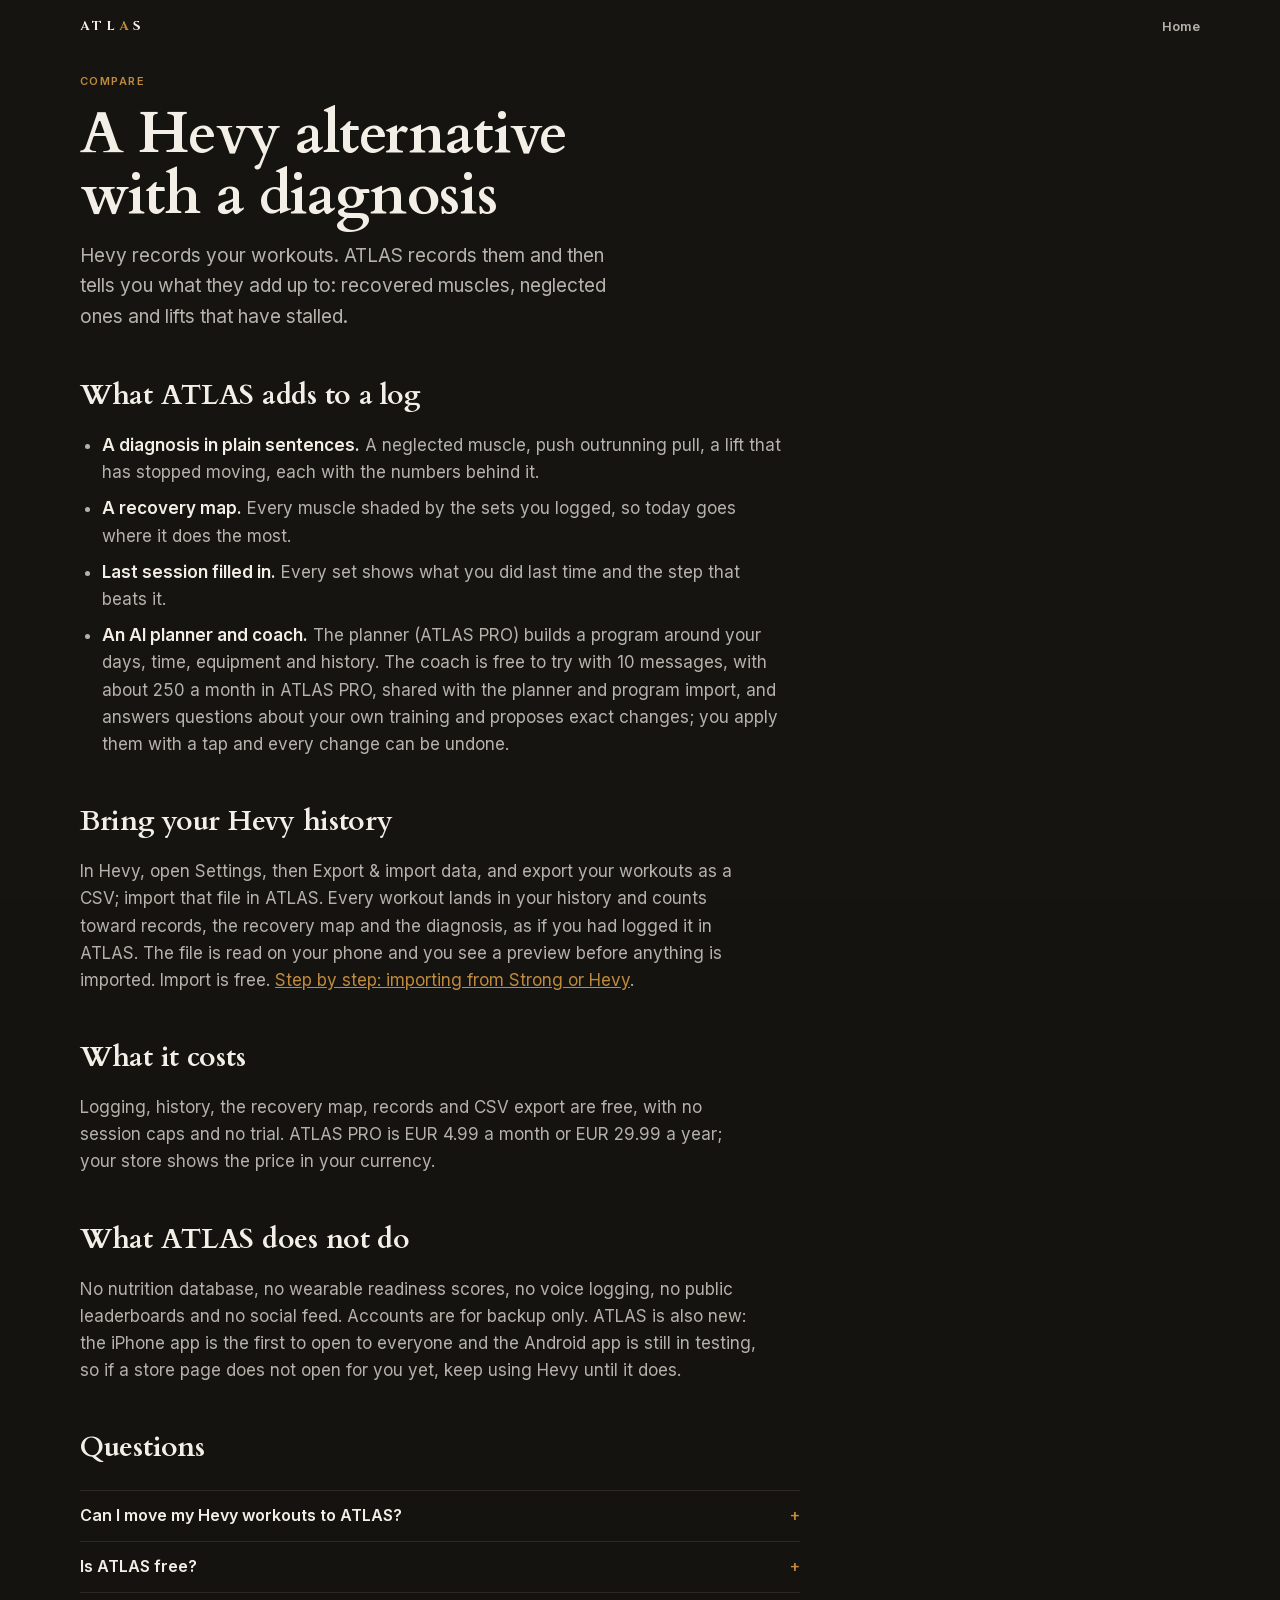
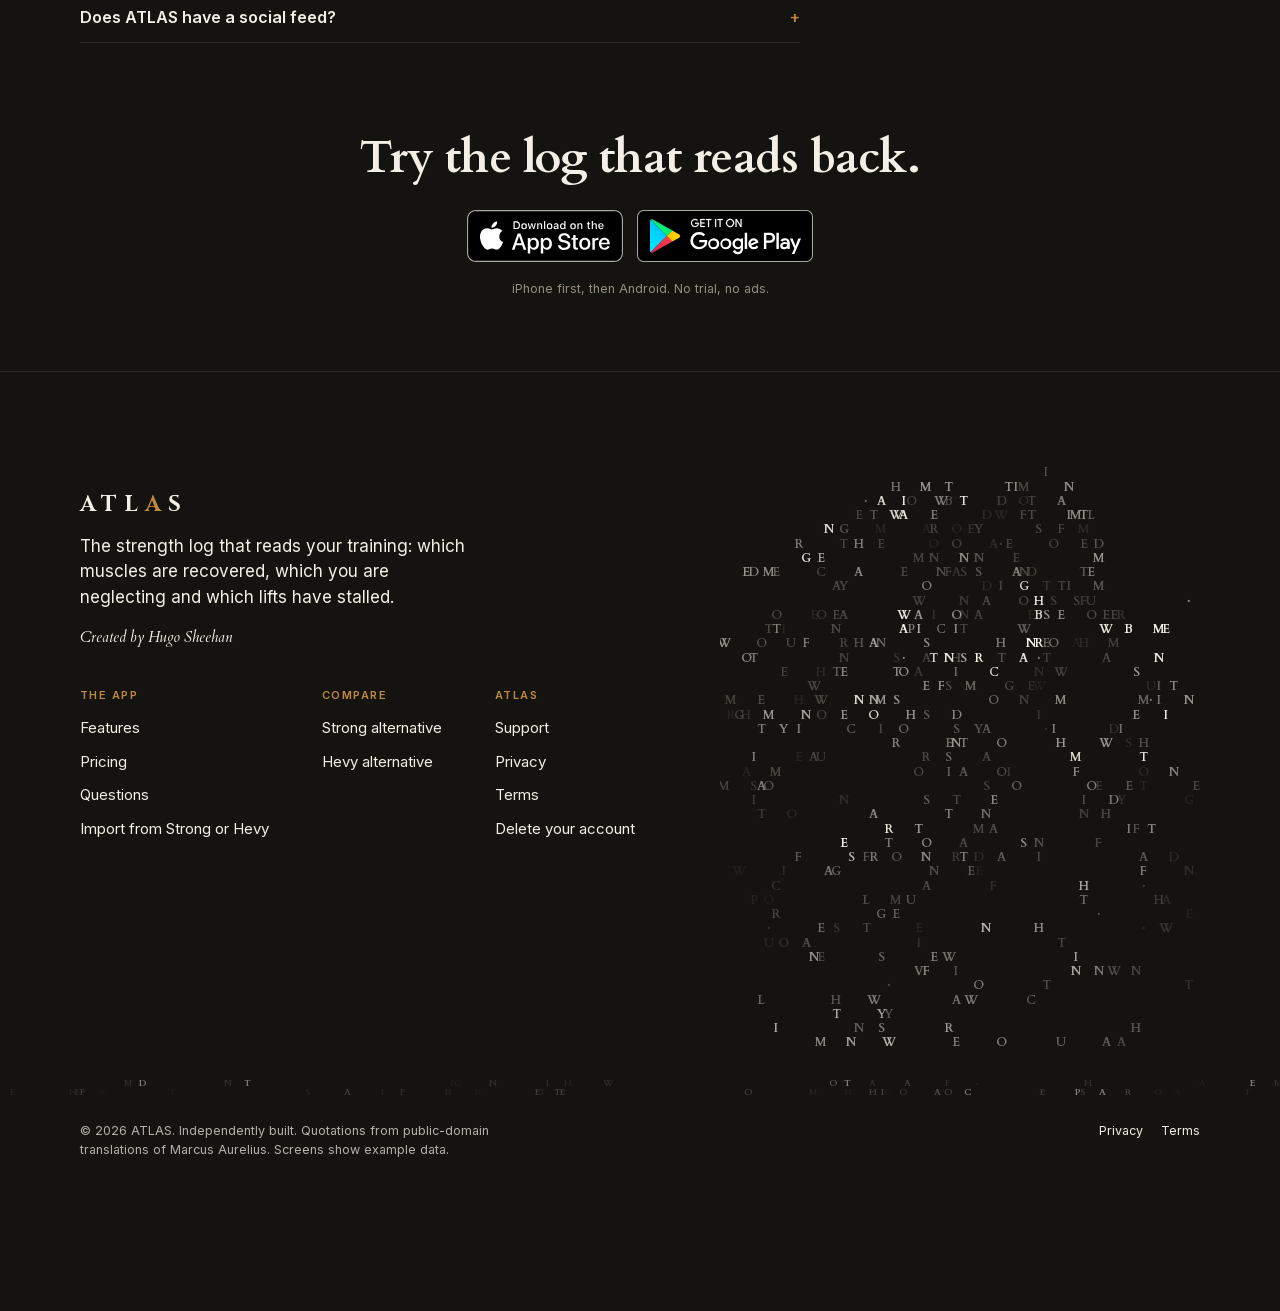
<file: hevy-alternative/index.html>
<!doctype html>
<html lang="en" data-t="obsidian">
<head>
<meta charset="utf-8">
<meta name="viewport" content="width=device-width,initial-scale=1,viewport-fit=cover">
<title>A Hevy alternative with a training diagnosis | ATLAS</title>
<meta name="description" content="ATLAS is a strength log for iPhone and Android with a recovery map, a plain-language training diagnosis and an AI planner and coach. Import your Hevy history free.">
<meta name="theme-color" content="#14130F">
<meta name="color-scheme" content="dark">
<meta name="author" content="Hugo Sheehan">
<link rel="canonical" href="https://atlasfitness.xyz/hevy-alternative/">
<link rel="icon" type="image/png" sizes="32x32" href="/favicon-32.png">
<link rel="apple-touch-icon" href="/apple-touch-icon.png">
<meta property="og:type" content="website">
<meta property="og:site_name" content="ATLAS">
<meta property="og:title" content="A Hevy alternative with a training diagnosis | ATLAS">
<meta property="og:description" content="ATLAS is a strength log for iPhone and Android with a recovery map, a plain-language training diagnosis and an AI planner and coach. Import your Hevy history free.">
<meta property="og:url" content="https://atlasfitness.xyz/hevy-alternative/">
<meta property="og:image" content="https://atlasfitness.xyz/og.png">
<meta property="og:image:width" content="1200">
<meta property="og:image:height" content="630">
<meta name="twitter:card" content="summary_large_image">
<link rel="preload" href="/assets/fonts/Cardo-700-normal.woff2" as="font" type="font/woff2" crossorigin>
<link rel="preload" href="/assets/fonts/Inter-400-normal.woff2" as="font" type="font/woff2" crossorigin>
<link rel="stylesheet" href="/assets/site.css?v=a3e40115">
<script type="application/ld+json">{"@context":"https://schema.org","@type":"FAQPage","mainEntity":[{"@type":"Question","name":"Can I move my Hevy workouts to ATLAS?","acceptedAnswer":{"@type":"Answer","text":"Yes. Export your workouts from Hevy as a CSV file and import it from Profile in ATLAS. Hevy exports in kg and lb are read. It is free."}},{"@type":"Question","name":"Is ATLAS free?","acceptedAnswer":{"@type":"Answer","text":"Logging, history, the recovery map, records and CSV export are free, with no session caps and no trial. ATLAS PRO is EUR 4.99 a month or EUR 29.99 a year; your store shows the price in your currency."}},{"@type":"Question","name":"Does ATLAS have a social feed?","acceptedAnswer":{"@type":"Answer","text":"No. ATLAS has no social feed, friends or public leaderboards. An account is only there to back up and sync your training."}}]}</script>
<script type="application/ld+json">{"@context":"https://schema.org","@type":"BreadcrumbList","itemListElement":[{"@type":"ListItem","position":1,"name":"ATLAS","item":"https://atlasfitness.xyz/"},{"@type":"ListItem","position":2,"name":"A Hevy alternative with a diagnosis","item":"https://atlasfitness.xyz/hevy-alternative/"}]}</script>
</head>
<body>
<a class="skip" href="#main">Skip to content</a>
<header class="sub-top g"><div class="in sub-bar"><a class="wm" href="/">ATL<b>A</b>S</a><a class="back" href="/">Home</a></div></header>
<main id="main"><article class="g"><div class="in doc"><span class="k gold">Compare</span><h1>A Hevy alternative with a diagnosis</h1><p class="lede">Hevy records your workouts. ATLAS records them and then tells you what they add up to: recovered muscles, neglected ones and lifts that have stalled.</p><h2>What ATLAS adds to a log</h2><ul><li><b>A diagnosis in plain sentences.</b> A neglected muscle, push outrunning pull, a lift that has stopped moving, each with the numbers behind it.</li><li><b>A recovery map.</b> Every muscle shaded by the sets you logged, so today goes where it does the most.</li><li><b>Last session filled in.</b> Every set shows what you did last time and the step that beats it.</li><li><b>An AI planner and coach.</b> The planner (ATLAS PRO) builds a program around your days, time, equipment and history. The coach is free to try with 10 messages, with about 250 a month in ATLAS PRO, shared with the planner and program import, and answers questions about your own training and proposes exact changes; you apply them with a tap and every change can be undone.</li></ul><h2>Bring your Hevy history</h2><p>In Hevy, open Settings, then Export & import data, and export your workouts as a CSV; import that file in ATLAS. Every workout lands in your history and counts toward records, the recovery map and the diagnosis, as if you had logged it in ATLAS. The file is read on your phone and you see a preview before anything is imported. Import is free. <a href="/import-strong-hevy/">Step by step: importing from Strong or Hevy</a>.</p><h2>What it costs</h2><p>Logging, history, the recovery map, records and CSV export are free, with no session caps and no trial. ATLAS PRO is EUR 4.99 a month or EUR 29.99 a year; your store shows the price in your currency.</p><h2>What ATLAS does not do</h2><p>No nutrition database, no wearable readiness scores, no voice logging, no public leaderboards and no social feed. Accounts are for backup only. ATLAS is also new: the iPhone app is the first to open to everyone and the Android app is still in testing, so if a store page does not open for you yet, keep using Hevy until it does.</p><h2>Questions</h2><div class="faq"><details><summary>Can I move my Hevy workouts to ATLAS?</summary><p>Yes. Export your workouts from Hevy as a CSV file and import it from Profile in ATLAS. Hevy exports in kg and lb are read. It is free.</p></details><details><summary>Is ATLAS free?</summary><p>Logging, history, the recovery map, records and CSV export are free, with no session caps and no trial. ATLAS PRO is EUR 4.99 a month or EUR 29.99 a year; your store shows the price in your currency.</p></details><details><summary>Does ATLAS have a social feed?</summary><p>No. ATLAS has no social feed, friends or public leaderboards. An account is only there to back up and sync your training.</p></details></div></div></article><section class="g cta"><h2>Try the log that reads back.</h2><div class="badges"><a class="bd" data-store="ios" href="https://apps.apple.com/app/id6810396164" target="_blank" rel="noopener"><img alt="Download on the App Store" src="/assets/badges/ios.svg"></a><a class="bd" data-store="android" href="https://play.google.com/store/apps/details?id=com.hugosheehan.atlasapp" target="_blank" rel="noopener"><img alt="Get it on Google Play" src="/assets/badges/android.svg"></a></div><p class="fine">iPhone first, then Android. No trial, no ads.</p></section></main>
<footer class="fx" data-fc="ivory" data-t="obsidian"><div class="fx-top"><div class="fx-l g"><span class="wm">ATL<b>A</b>S</span><p>The strength log that reads your training: which muscles are recovered, which you are neglecting and which lifts have stalled.</p><p class="by">Created by Hugo Sheehan</p><nav class="fx-cols" aria-label="Footer"><div><span class="k">The app</span><a href="/#features">Features</a><a href="/#pricing">Pricing</a><a href="/#questions">Questions</a><a href="/import-strong-hevy/">Import from Strong or Hevy</a></div><div><span class="k">Compare</span><a href="/strong-alternative/">Strong alternative</a><a href="/hevy-alternative/">Hevy alternative</a></div><div><span class="k">ATLAS</span><a href="mailto:support@atlasfitness.xyz">Support</a><a href="/privacy.html">Privacy</a><a href="/terms.html">Terms</a><a href="/privacy.html#your-rights">Delete your account</a></div></nav></div><div class="fx-art"><canvas class="ascii " data-glitch data-dissolve="0.16,0.17,0.1" data-subj="head" data-glyph="quotes" data-render="fade" data-tone="white" data-flow="0" data-scroll="scatter" data-mouse="repel" data-detail="" data-cut="2" role="img" aria-label="Michelangelo's David, drawn in letters"></canvas></div><canvas class="ascii fx-line" data-subj="line" data-step="5" data-glyph="quotes" data-render="fade" data-tone="white" data-scroll="scatter" data-mouse="none" data-glitch data-cut="0" data-detail="" aria-hidden="true"></canvas></div><div class="fx-bot g"><p>© 2026 ATLAS. Independently built. Quotations from public-domain translations of Marcus Aurelius. Screens show example data.</p><nav><a href="/privacy.html">Privacy</a><a href="/terms.html">Terms</a></nav></div></footer><script src="/assets/stores.js?v=a3e40115"></script>
<script src="/assets/data.js?v=a3e40115"></script>
<script src="/assets/ascii.js?v=a3e40115"></script>
<script src="/assets/site.js?v=a3e40115"></script>
</body>
</html>
</file>
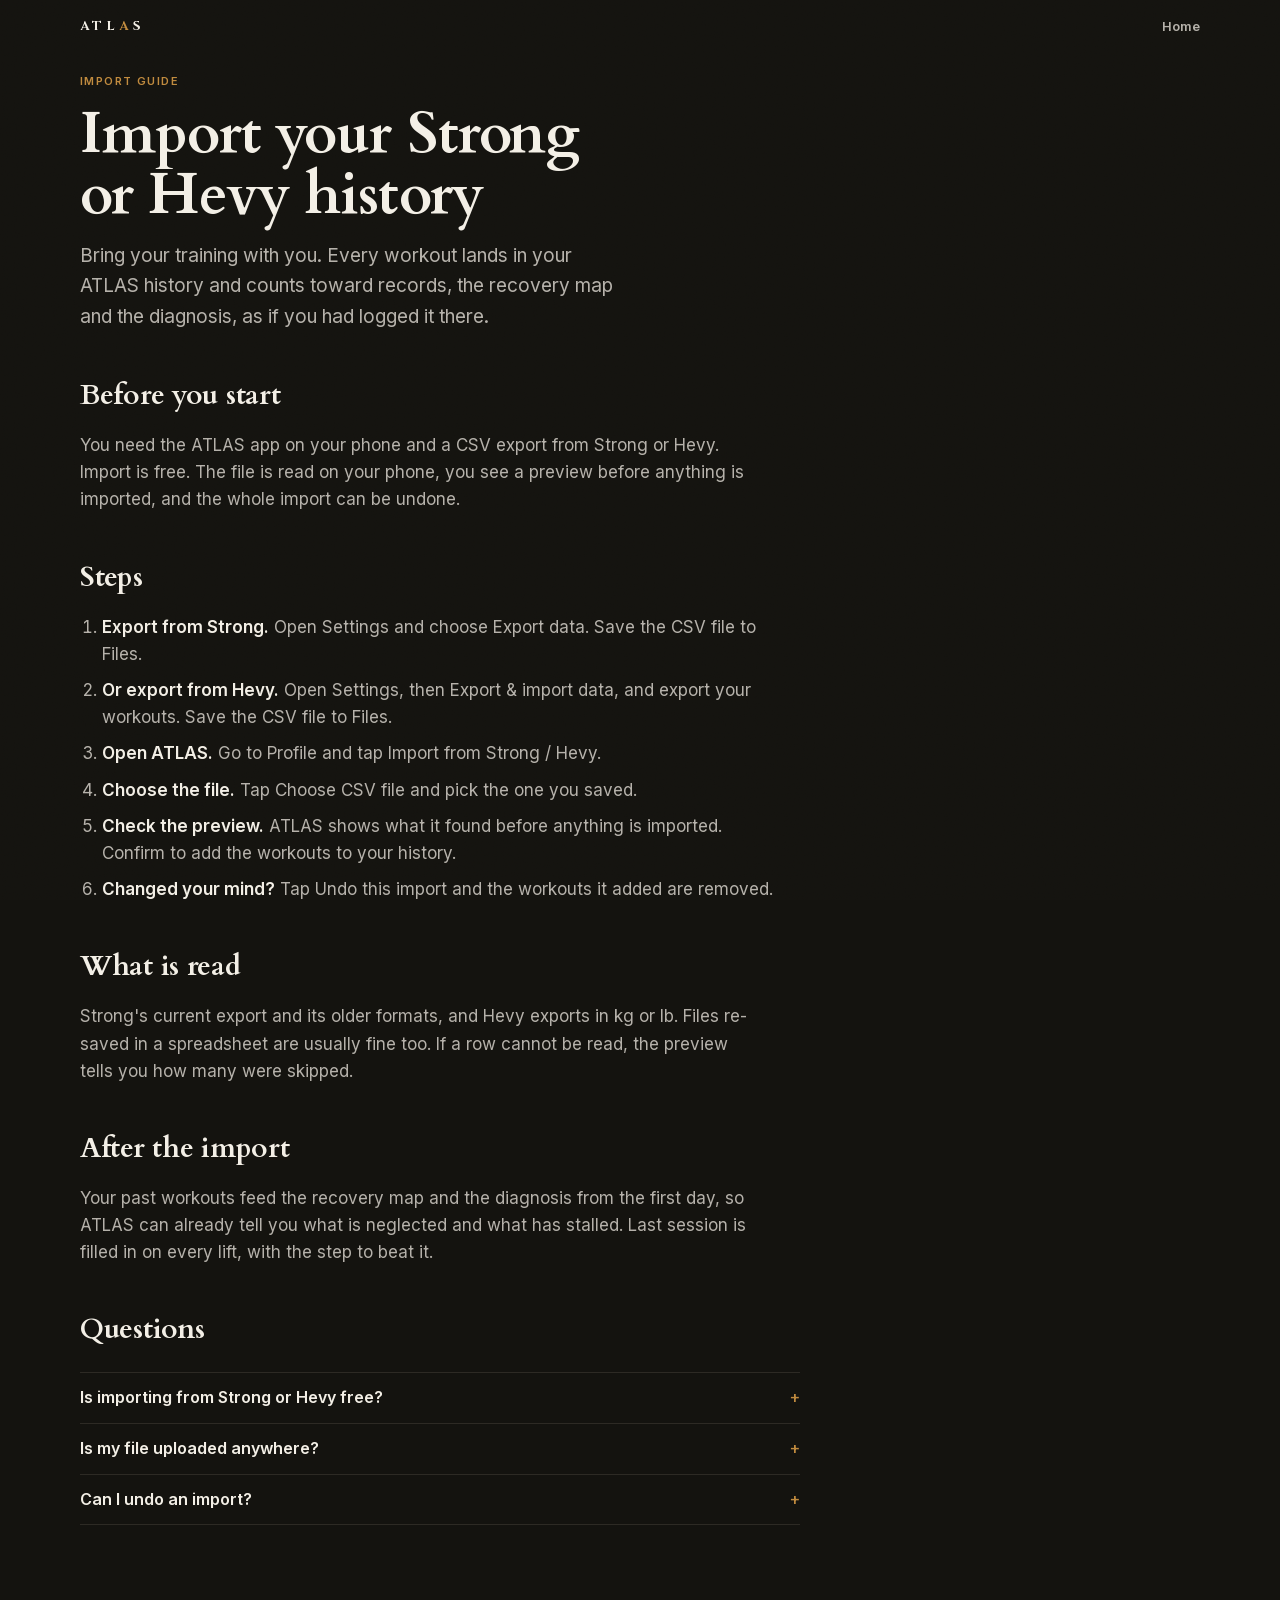
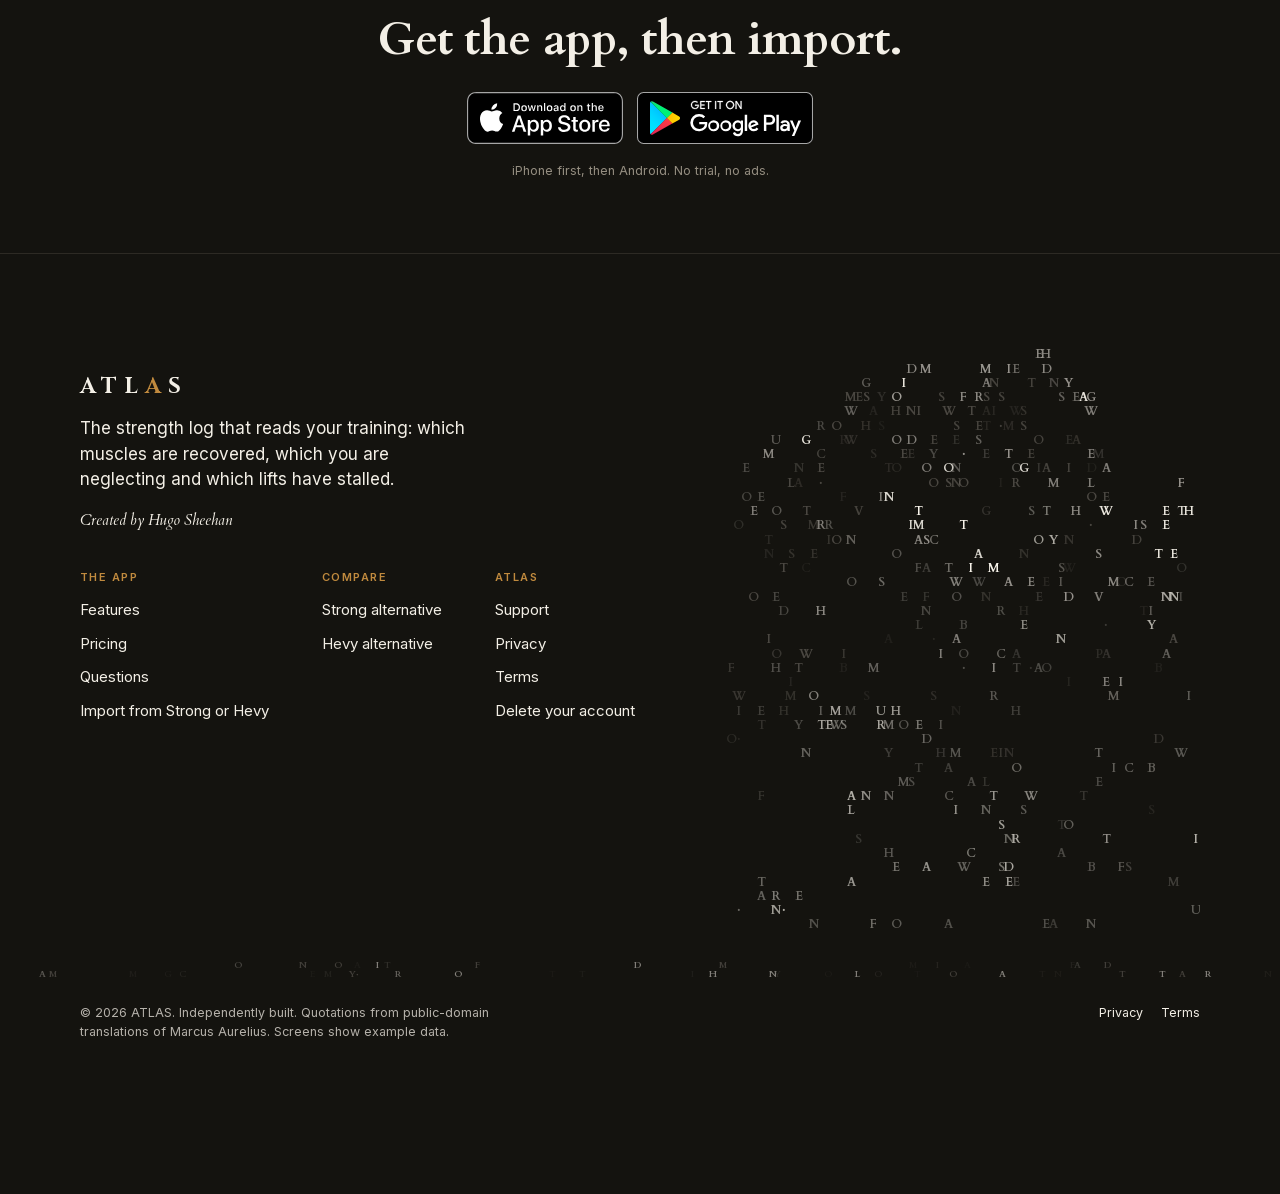
<file: import-strong-hevy/index.html>
<!doctype html>
<html lang="en" data-t="obsidian">
<head>
<meta charset="utf-8">
<meta name="viewport" content="width=device-width,initial-scale=1,viewport-fit=cover">
<title>Import your Strong or Hevy history into ATLAS</title>
<meta name="description" content="Export a CSV from Strong or Hevy and import it into ATLAS in a few taps. Your workouts count toward records, the recovery map and the diagnosis. Free.">
<meta name="theme-color" content="#14130F">
<meta name="color-scheme" content="dark">
<meta name="author" content="Hugo Sheehan">
<link rel="canonical" href="https://atlasfitness.xyz/import-strong-hevy/">
<link rel="icon" type="image/png" sizes="32x32" href="/favicon-32.png">
<link rel="apple-touch-icon" href="/apple-touch-icon.png">
<meta property="og:type" content="website">
<meta property="og:site_name" content="ATLAS">
<meta property="og:title" content="Import your Strong or Hevy history into ATLAS">
<meta property="og:description" content="Export a CSV from Strong or Hevy and import it into ATLAS in a few taps. Your workouts count toward records, the recovery map and the diagnosis. Free.">
<meta property="og:url" content="https://atlasfitness.xyz/import-strong-hevy/">
<meta property="og:image" content="https://atlasfitness.xyz/og.png">
<meta property="og:image:width" content="1200">
<meta property="og:image:height" content="630">
<meta name="twitter:card" content="summary_large_image">
<link rel="preload" href="/assets/fonts/Cardo-700-normal.woff2" as="font" type="font/woff2" crossorigin>
<link rel="preload" href="/assets/fonts/Inter-400-normal.woff2" as="font" type="font/woff2" crossorigin>
<link rel="stylesheet" href="/assets/site.css?v=a3e40115">
<script type="application/ld+json">{"@context":"https://schema.org","@type":"HowTo","name":"Import your Strong or Hevy history into ATLAS","description":"Export a CSV from Strong or Hevy and import it into ATLAS to bring your whole training history with you.","totalTime":"PT5M","step":[{"@type":"HowToStep","position":1,"name":"Export from Strong or Hevy","text":"In Strong open Settings and choose Export data. In Hevy open Settings, then Export & import data, and export your workouts. Save the CSV file to Files."},{"@type":"HowToStep","position":2,"name":"Open the importer in ATLAS","text":"In ATLAS open Profile and choose Import from Strong / Hevy."},{"@type":"HowToStep","position":3,"name":"Choose the CSV file","text":"Tap Choose CSV file and pick the file you saved. It is read on your phone."},{"@type":"HowToStep","position":4,"name":"Check the preview and import","text":"You see a preview before anything is imported. Confirm, and every workout lands in your history. Undo this import removes it again."}]}</script>
<script type="application/ld+json">{"@context":"https://schema.org","@type":"FAQPage","mainEntity":[{"@type":"Question","name":"Is importing from Strong or Hevy free?","acceptedAnswer":{"@type":"Answer","text":"Yes. Import and CSV export are free for everyone, with no session caps and no trial."}},{"@type":"Question","name":"Is my file uploaded anywhere?","acceptedAnswer":{"@type":"Answer","text":"The file is read on your phone. Your workouts are stored on your device, and are backed up to your account only if you sign in."}},{"@type":"Question","name":"Can I undo an import?","acceptedAnswer":{"@type":"Answer","text":"Yes. After importing, Undo this import removes the workouts it added."}}]}</script>
<script type="application/ld+json">{"@context":"https://schema.org","@type":"BreadcrumbList","itemListElement":[{"@type":"ListItem","position":1,"name":"ATLAS","item":"https://atlasfitness.xyz/"},{"@type":"ListItem","position":2,"name":"Import your Strong or Hevy history","item":"https://atlasfitness.xyz/import-strong-hevy/"}]}</script>
</head>
<body>
<a class="skip" href="#main">Skip to content</a>
<header class="sub-top g"><div class="in sub-bar"><a class="wm" href="/">ATL<b>A</b>S</a><a class="back" href="/">Home</a></div></header>
<main id="main"><article class="g"><div class="in doc"><span class="k gold">Import guide</span><h1>Import your Strong or Hevy history</h1><p class="lede">Bring your training with you. Every workout lands in your ATLAS history and counts toward records, the recovery map and the diagnosis, as if you had logged it there.</p><h2>Before you start</h2><p>You need the ATLAS app on your phone and a CSV export from Strong or Hevy. Import is free. The file is read on your phone, you see a preview before anything is imported, and the whole import can be undone.</p><h2>Steps</h2><ol><li><b>Export from Strong.</b> Open Settings and choose Export data. Save the CSV file to Files.</li><li><b>Or export from Hevy.</b> Open Settings, then Export &amp; import data, and export your workouts. Save the CSV file to Files.</li><li><b>Open ATLAS.</b> Go to Profile and tap Import from Strong / Hevy.</li><li><b>Choose the file.</b> Tap Choose CSV file and pick the one you saved.</li><li><b>Check the preview.</b> ATLAS shows what it found before anything is imported. Confirm to add the workouts to your history.</li><li><b>Changed your mind?</b> Tap Undo this import and the workouts it added are removed.</li></ol><h2>What is read</h2><p>Strong's current export and its older formats, and Hevy exports in kg or lb. Files re-saved in a spreadsheet are usually fine too. If a row cannot be read, the preview tells you how many were skipped.</p><h2>After the import</h2><p>Your past workouts feed the recovery map and the diagnosis from the first day, so ATLAS can already tell you what is neglected and what has stalled. Last session is filled in on every lift, with the step to beat it.</p><h2>Questions</h2><div class="faq"><details><summary>Is importing from Strong or Hevy free?</summary><p>Yes. Import and CSV export are free for everyone, with no session caps and no trial.</p></details><details><summary>Is my file uploaded anywhere?</summary><p>The file is read on your phone. Your workouts are stored on your device, and are backed up to your account only if you sign in.</p></details><details><summary>Can I undo an import?</summary><p>Yes. After importing, Undo this import removes the workouts it added.</p></details></div></div></article><section class="g cta"><h2>Get the app, then import.</h2><div class="badges"><a class="bd" data-store="ios" href="https://apps.apple.com/app/id6810396164" target="_blank" rel="noopener"><img alt="Download on the App Store" src="/assets/badges/ios.svg"></a><a class="bd" data-store="android" href="https://play.google.com/store/apps/details?id=com.hugosheehan.atlasapp" target="_blank" rel="noopener"><img alt="Get it on Google Play" src="/assets/badges/android.svg"></a></div><p class="fine">iPhone first, then Android. No trial, no ads.</p></section></main>
<footer class="fx" data-fc="ivory" data-t="obsidian"><div class="fx-top"><div class="fx-l g"><span class="wm">ATL<b>A</b>S</span><p>The strength log that reads your training: which muscles are recovered, which you are neglecting and which lifts have stalled.</p><p class="by">Created by Hugo Sheehan</p><nav class="fx-cols" aria-label="Footer"><div><span class="k">The app</span><a href="/#features">Features</a><a href="/#pricing">Pricing</a><a href="/#questions">Questions</a><a href="/import-strong-hevy/">Import from Strong or Hevy</a></div><div><span class="k">Compare</span><a href="/strong-alternative/">Strong alternative</a><a href="/hevy-alternative/">Hevy alternative</a></div><div><span class="k">ATLAS</span><a href="mailto:support@atlasfitness.xyz">Support</a><a href="/privacy.html">Privacy</a><a href="/terms.html">Terms</a><a href="/privacy.html#your-rights">Delete your account</a></div></nav></div><div class="fx-art"><canvas class="ascii " data-glitch data-dissolve="0.16,0.17,0.1" data-subj="head" data-glyph="quotes" data-render="fade" data-tone="white" data-flow="0" data-scroll="scatter" data-mouse="repel" data-detail="" data-cut="2" role="img" aria-label="Michelangelo's David, drawn in letters"></canvas></div><canvas class="ascii fx-line" data-subj="line" data-step="5" data-glyph="quotes" data-render="fade" data-tone="white" data-scroll="scatter" data-mouse="none" data-glitch data-cut="0" data-detail="" aria-hidden="true"></canvas></div><div class="fx-bot g"><p>© 2026 ATLAS. Independently built. Quotations from public-domain translations of Marcus Aurelius. Screens show example data.</p><nav><a href="/privacy.html">Privacy</a><a href="/terms.html">Terms</a></nav></div></footer><script src="/assets/stores.js?v=a3e40115"></script>
<script src="/assets/data.js?v=a3e40115"></script>
<script src="/assets/ascii.js?v=a3e40115"></script>
<script src="/assets/site.js?v=a3e40115"></script>
</body>
</html>
</file>
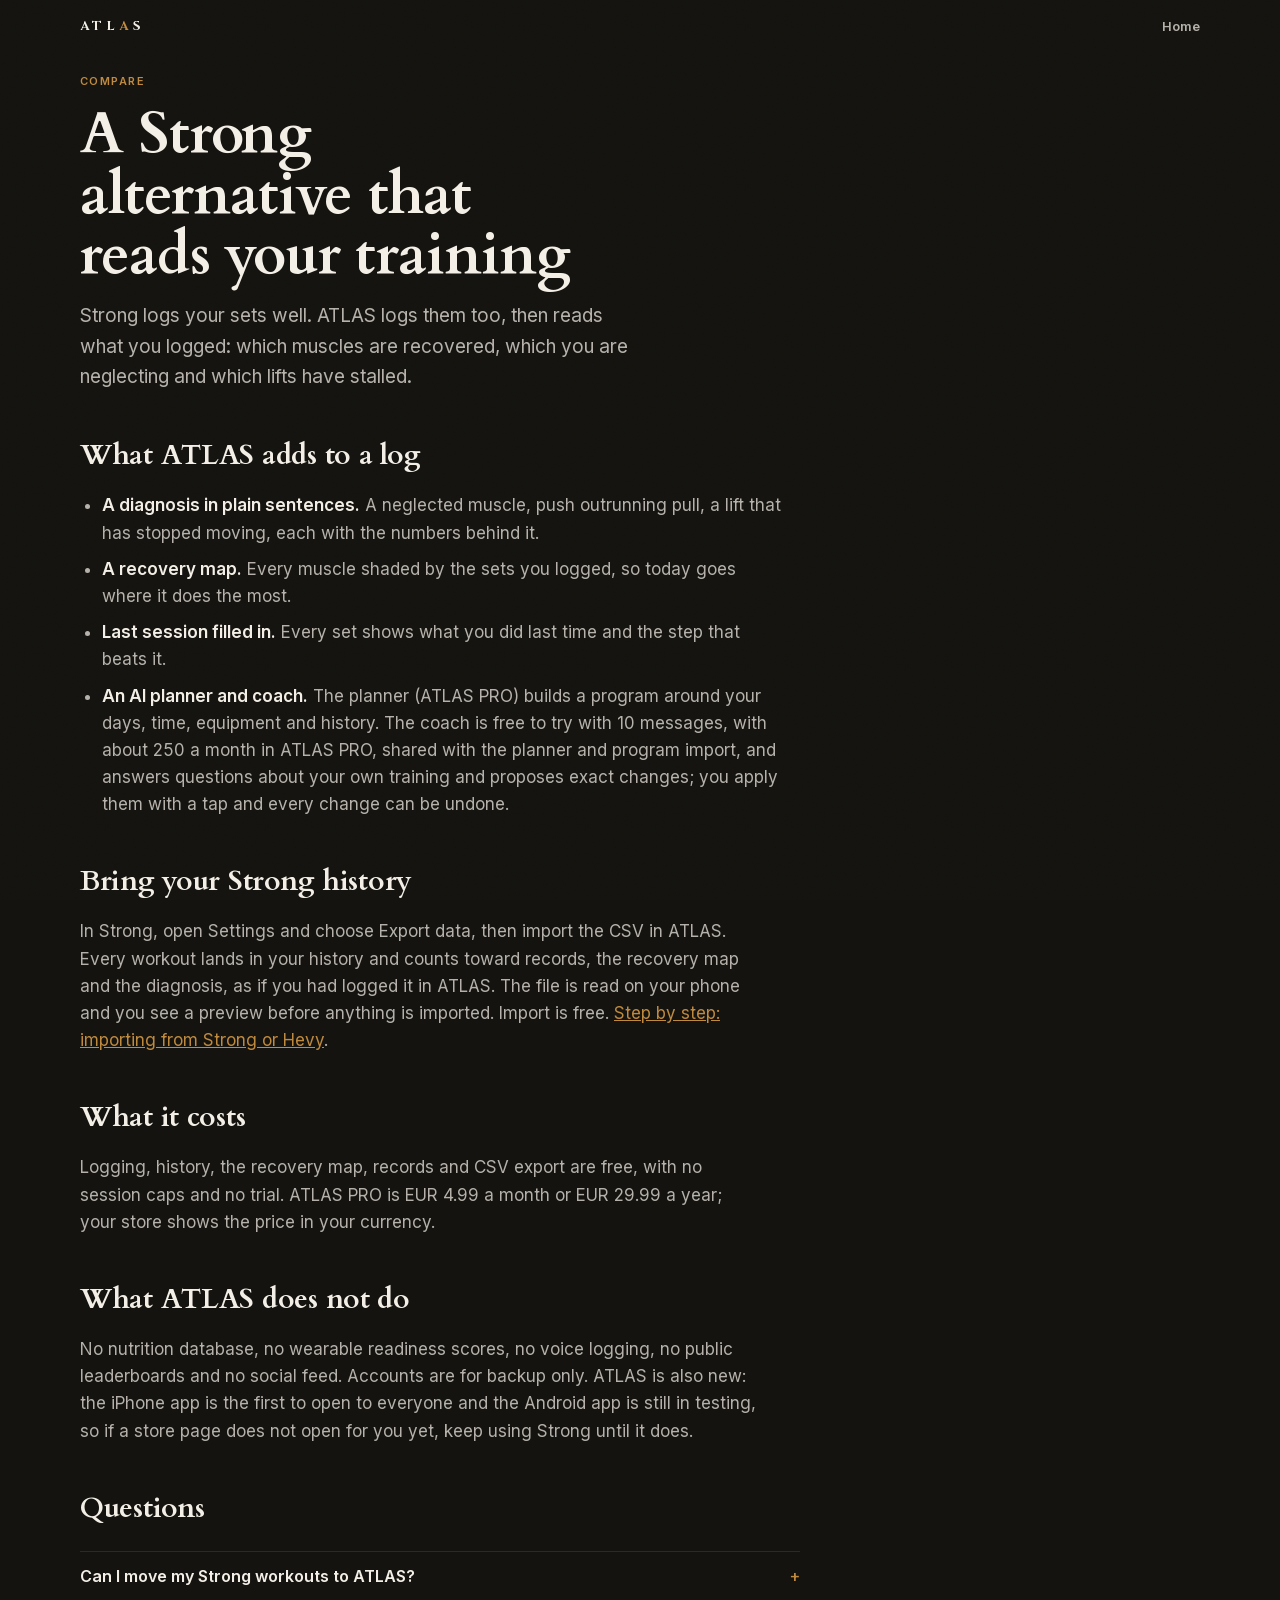
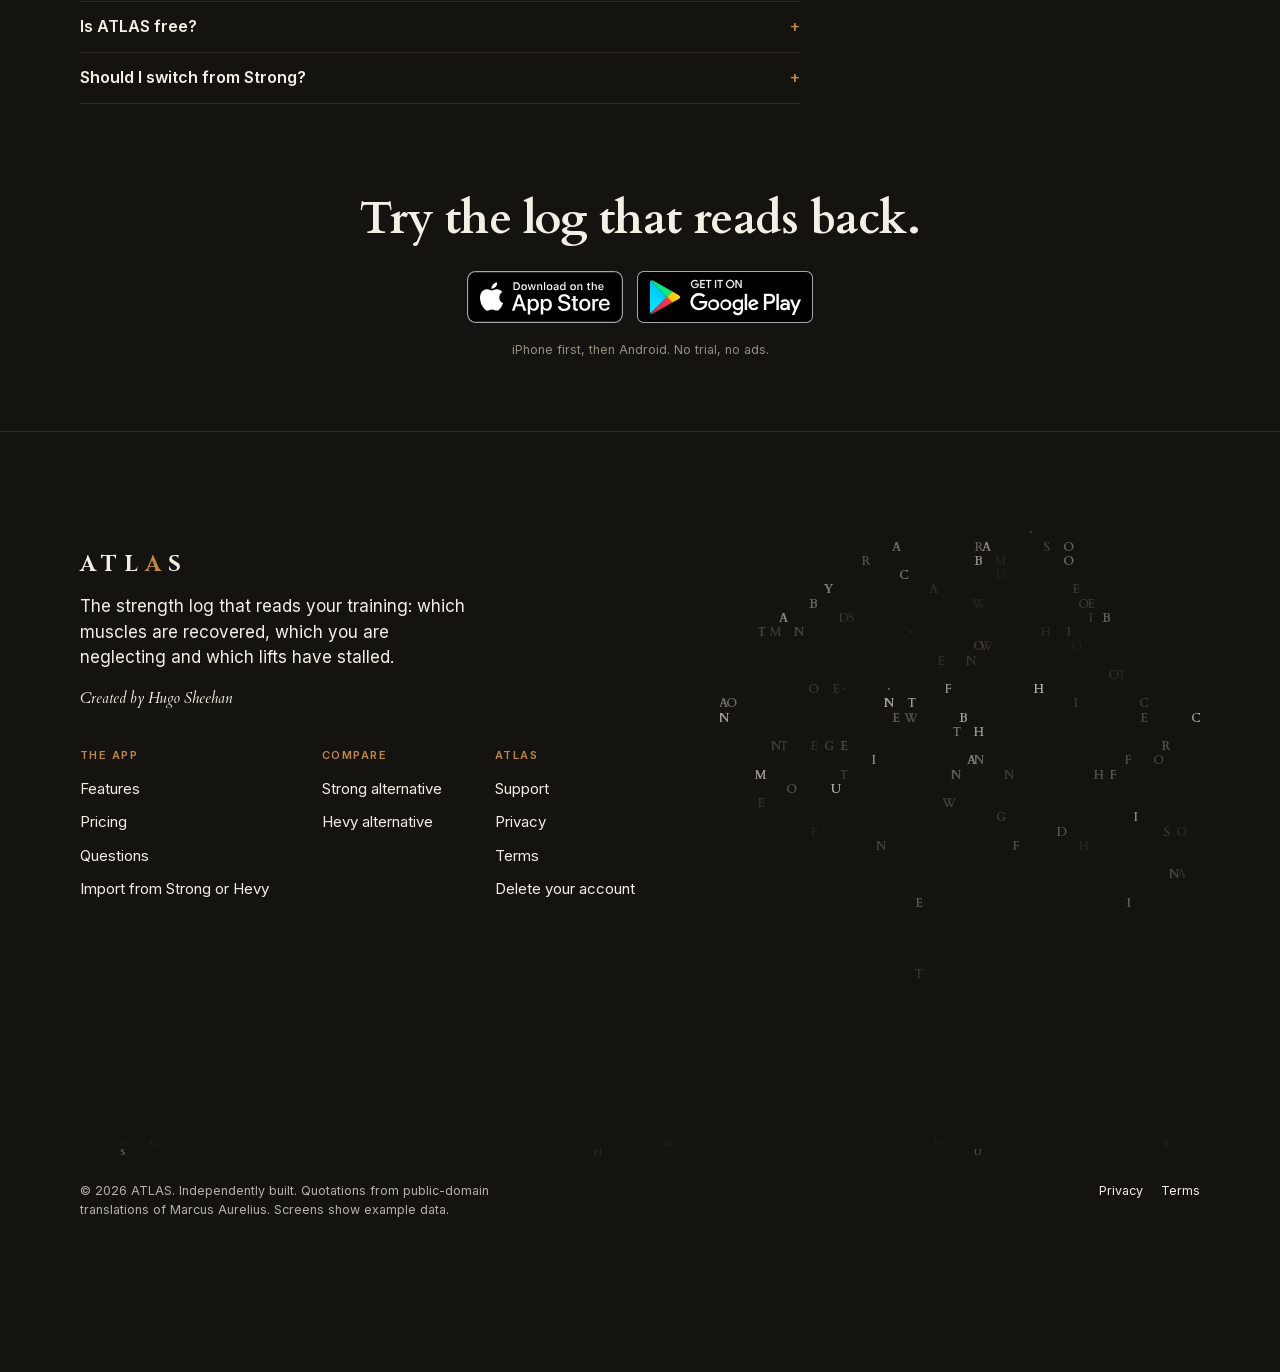
<file: strong-alternative/index.html>
<!doctype html>
<html lang="en" data-t="obsidian">
<head>
<meta charset="utf-8">
<meta name="viewport" content="width=device-width,initial-scale=1,viewport-fit=cover">
<title>A Strong alternative that reads your training | ATLAS</title>
<meta name="description" content="ATLAS is a strength log for iPhone and Android that also reads your workouts: neglected muscles, push/pull balance and stalled lifts. Import your Strong history free.">
<meta name="theme-color" content="#14130F">
<meta name="color-scheme" content="dark">
<meta name="author" content="Hugo Sheehan">
<link rel="canonical" href="https://atlasfitness.xyz/strong-alternative/">
<link rel="icon" type="image/png" sizes="32x32" href="/favicon-32.png">
<link rel="apple-touch-icon" href="/apple-touch-icon.png">
<meta property="og:type" content="website">
<meta property="og:site_name" content="ATLAS">
<meta property="og:title" content="A Strong alternative that reads your training | ATLAS">
<meta property="og:description" content="ATLAS is a strength log for iPhone and Android that also reads your workouts: neglected muscles, push/pull balance and stalled lifts. Import your Strong history free.">
<meta property="og:url" content="https://atlasfitness.xyz/strong-alternative/">
<meta property="og:image" content="https://atlasfitness.xyz/og.png">
<meta property="og:image:width" content="1200">
<meta property="og:image:height" content="630">
<meta name="twitter:card" content="summary_large_image">
<link rel="preload" href="/assets/fonts/Cardo-700-normal.woff2" as="font" type="font/woff2" crossorigin>
<link rel="preload" href="/assets/fonts/Inter-400-normal.woff2" as="font" type="font/woff2" crossorigin>
<link rel="stylesheet" href="/assets/site.css?v=a3e40115">
<script type="application/ld+json">{"@context":"https://schema.org","@type":"FAQPage","mainEntity":[{"@type":"Question","name":"Can I move my Strong workouts to ATLAS?","acceptedAnswer":{"@type":"Answer","text":"Yes. Export your data from Strong as a CSV file and import it from Profile in ATLAS. Strong's current and older export formats are read, kg and lb. It is free."}},{"@type":"Question","name":"Is ATLAS free?","acceptedAnswer":{"@type":"Answer","text":"Logging, history, the recovery map, records and CSV export are free, with no session caps and no trial. ATLAS PRO is EUR 4.99 a month or EUR 29.99 a year; your store shows the price in your currency."}},{"@type":"Question","name":"Should I switch from Strong?","acceptedAnswer":{"@type":"Answer","text":"If you only want to record sets, either app does it. Switch if you want your log read back to you: what to change, what is recovered and what has stalled. You can import your Strong history and compare for yourself."}}]}</script>
<script type="application/ld+json">{"@context":"https://schema.org","@type":"BreadcrumbList","itemListElement":[{"@type":"ListItem","position":1,"name":"ATLAS","item":"https://atlasfitness.xyz/"},{"@type":"ListItem","position":2,"name":"A Strong alternative that reads your training","item":"https://atlasfitness.xyz/strong-alternative/"}]}</script>
</head>
<body>
<a class="skip" href="#main">Skip to content</a>
<header class="sub-top g"><div class="in sub-bar"><a class="wm" href="/">ATL<b>A</b>S</a><a class="back" href="/">Home</a></div></header>
<main id="main"><article class="g"><div class="in doc"><span class="k gold">Compare</span><h1>A Strong alternative that reads your training</h1><p class="lede">Strong logs your sets well. ATLAS logs them too, then reads what you logged: which muscles are recovered, which you are neglecting and which lifts have stalled.</p><h2>What ATLAS adds to a log</h2><ul><li><b>A diagnosis in plain sentences.</b> A neglected muscle, push outrunning pull, a lift that has stopped moving, each with the numbers behind it.</li><li><b>A recovery map.</b> Every muscle shaded by the sets you logged, so today goes where it does the most.</li><li><b>Last session filled in.</b> Every set shows what you did last time and the step that beats it.</li><li><b>An AI planner and coach.</b> The planner (ATLAS PRO) builds a program around your days, time, equipment and history. The coach is free to try with 10 messages, with about 250 a month in ATLAS PRO, shared with the planner and program import, and answers questions about your own training and proposes exact changes; you apply them with a tap and every change can be undone.</li></ul><h2>Bring your Strong history</h2><p>In Strong, open Settings and choose Export data, then import the CSV in ATLAS. Every workout lands in your history and counts toward records, the recovery map and the diagnosis, as if you had logged it in ATLAS. The file is read on your phone and you see a preview before anything is imported. Import is free. <a href="/import-strong-hevy/">Step by step: importing from Strong or Hevy</a>.</p><h2>What it costs</h2><p>Logging, history, the recovery map, records and CSV export are free, with no session caps and no trial. ATLAS PRO is EUR 4.99 a month or EUR 29.99 a year; your store shows the price in your currency.</p><h2>What ATLAS does not do</h2><p>No nutrition database, no wearable readiness scores, no voice logging, no public leaderboards and no social feed. Accounts are for backup only. ATLAS is also new: the iPhone app is the first to open to everyone and the Android app is still in testing, so if a store page does not open for you yet, keep using Strong until it does.</p><h2>Questions</h2><div class="faq"><details><summary>Can I move my Strong workouts to ATLAS?</summary><p>Yes. Export your data from Strong as a CSV file and import it from Profile in ATLAS. Strong's current and older export formats are read, kg and lb. It is free.</p></details><details><summary>Is ATLAS free?</summary><p>Logging, history, the recovery map, records and CSV export are free, with no session caps and no trial. ATLAS PRO is EUR 4.99 a month or EUR 29.99 a year; your store shows the price in your currency.</p></details><details><summary>Should I switch from Strong?</summary><p>If you only want to record sets, either app does it. Switch if you want your log read back to you: what to change, what is recovered and what has stalled. You can import your Strong history and compare for yourself.</p></details></div></div></article><section class="g cta"><h2>Try the log that reads back.</h2><div class="badges"><a class="bd" data-store="ios" href="https://apps.apple.com/app/id6810396164" target="_blank" rel="noopener"><img alt="Download on the App Store" src="/assets/badges/ios.svg"></a><a class="bd" data-store="android" href="https://play.google.com/store/apps/details?id=com.hugosheehan.atlasapp" target="_blank" rel="noopener"><img alt="Get it on Google Play" src="/assets/badges/android.svg"></a></div><p class="fine">iPhone first, then Android. No trial, no ads.</p></section></main>
<footer class="fx" data-fc="ivory" data-t="obsidian"><div class="fx-top"><div class="fx-l g"><span class="wm">ATL<b>A</b>S</span><p>The strength log that reads your training: which muscles are recovered, which you are neglecting and which lifts have stalled.</p><p class="by">Created by Hugo Sheehan</p><nav class="fx-cols" aria-label="Footer"><div><span class="k">The app</span><a href="/#features">Features</a><a href="/#pricing">Pricing</a><a href="/#questions">Questions</a><a href="/import-strong-hevy/">Import from Strong or Hevy</a></div><div><span class="k">Compare</span><a href="/strong-alternative/">Strong alternative</a><a href="/hevy-alternative/">Hevy alternative</a></div><div><span class="k">ATLAS</span><a href="mailto:support@atlasfitness.xyz">Support</a><a href="/privacy.html">Privacy</a><a href="/terms.html">Terms</a><a href="/privacy.html#your-rights">Delete your account</a></div></nav></div><div class="fx-art"><canvas class="ascii " data-glitch data-dissolve="0.16,0.17,0.1" data-subj="head" data-glyph="quotes" data-render="fade" data-tone="white" data-flow="0" data-scroll="scatter" data-mouse="repel" data-detail="" data-cut="2" role="img" aria-label="Michelangelo's David, drawn in letters"></canvas></div><canvas class="ascii fx-line" data-subj="line" data-step="5" data-glyph="quotes" data-render="fade" data-tone="white" data-scroll="scatter" data-mouse="none" data-glitch data-cut="0" data-detail="" aria-hidden="true"></canvas></div><div class="fx-bot g"><p>© 2026 ATLAS. Independently built. Quotations from public-domain translations of Marcus Aurelius. Screens show example data.</p><nav><a href="/privacy.html">Privacy</a><a href="/terms.html">Terms</a></nav></div></footer><script src="/assets/stores.js?v=a3e40115"></script>
<script src="/assets/data.js?v=a3e40115"></script>
<script src="/assets/ascii.js?v=a3e40115"></script>
<script src="/assets/site.js?v=a3e40115"></script>
</body>
</html>
</file>
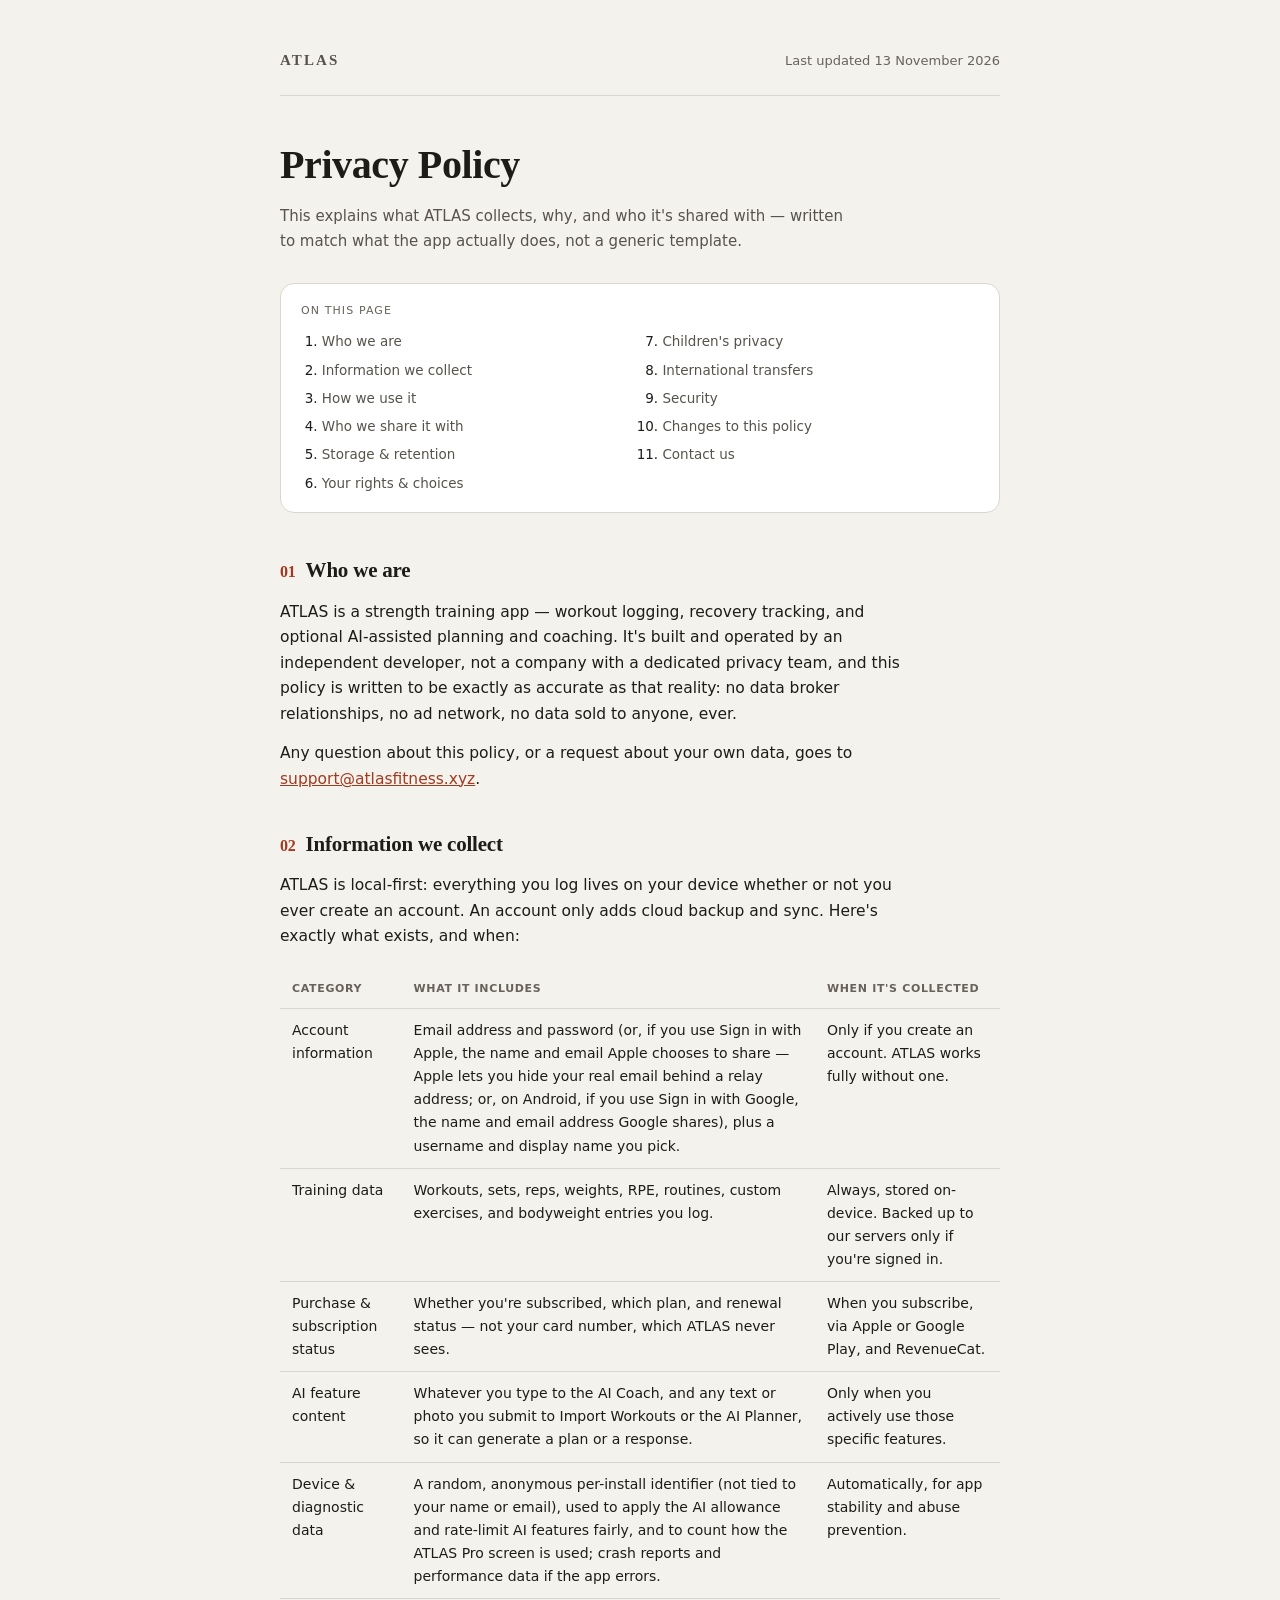
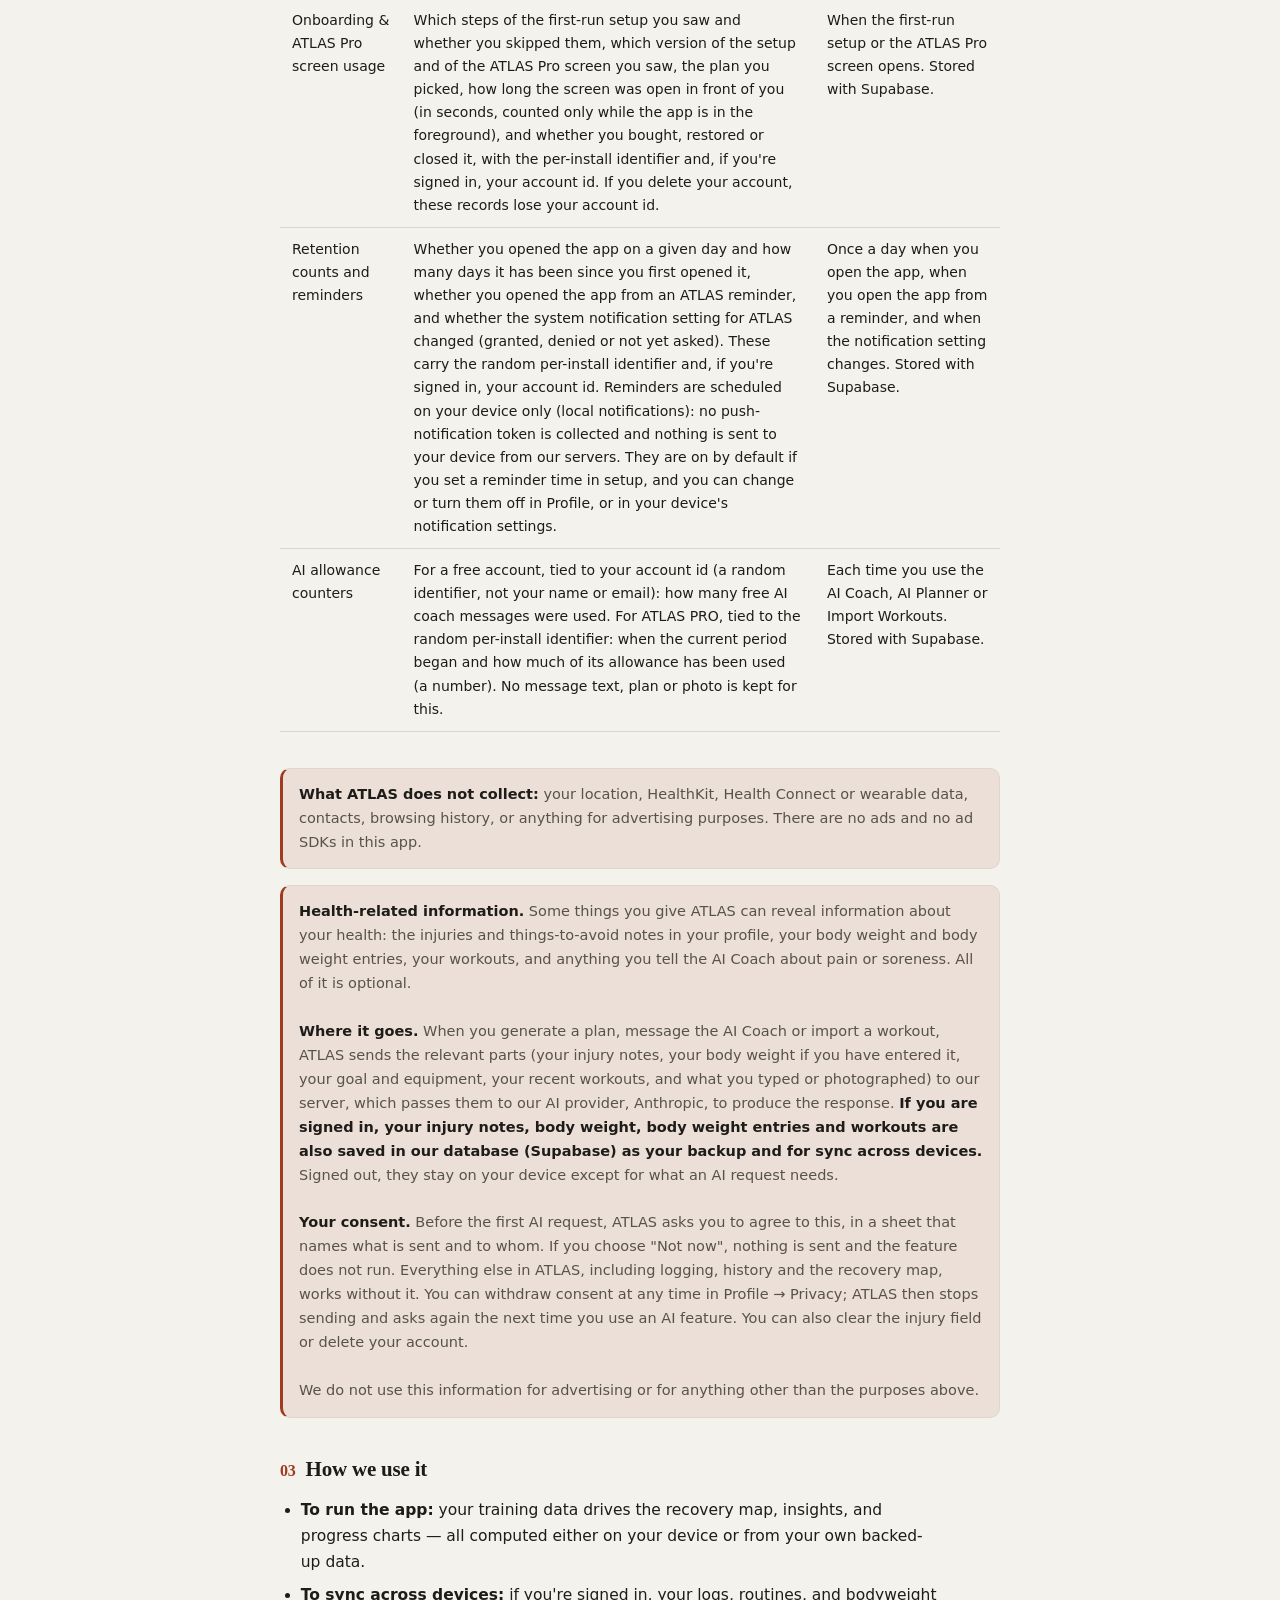
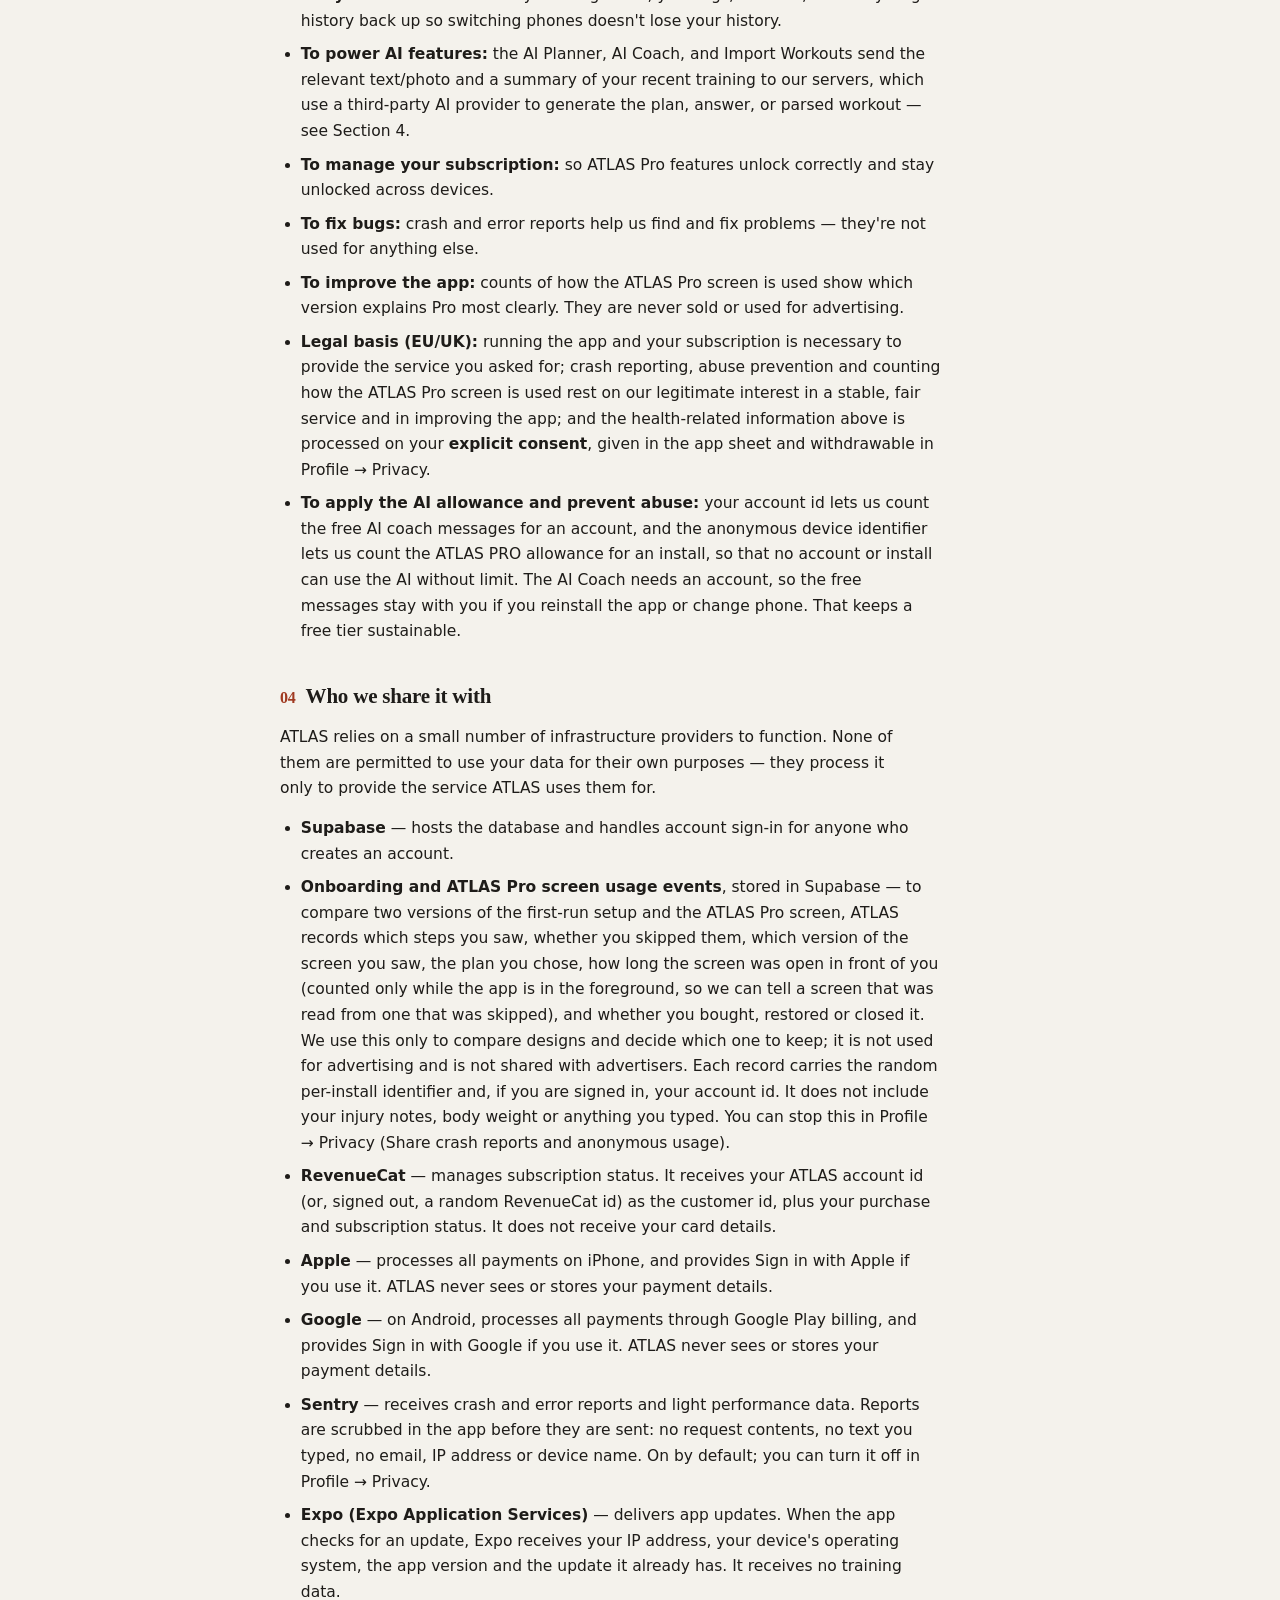
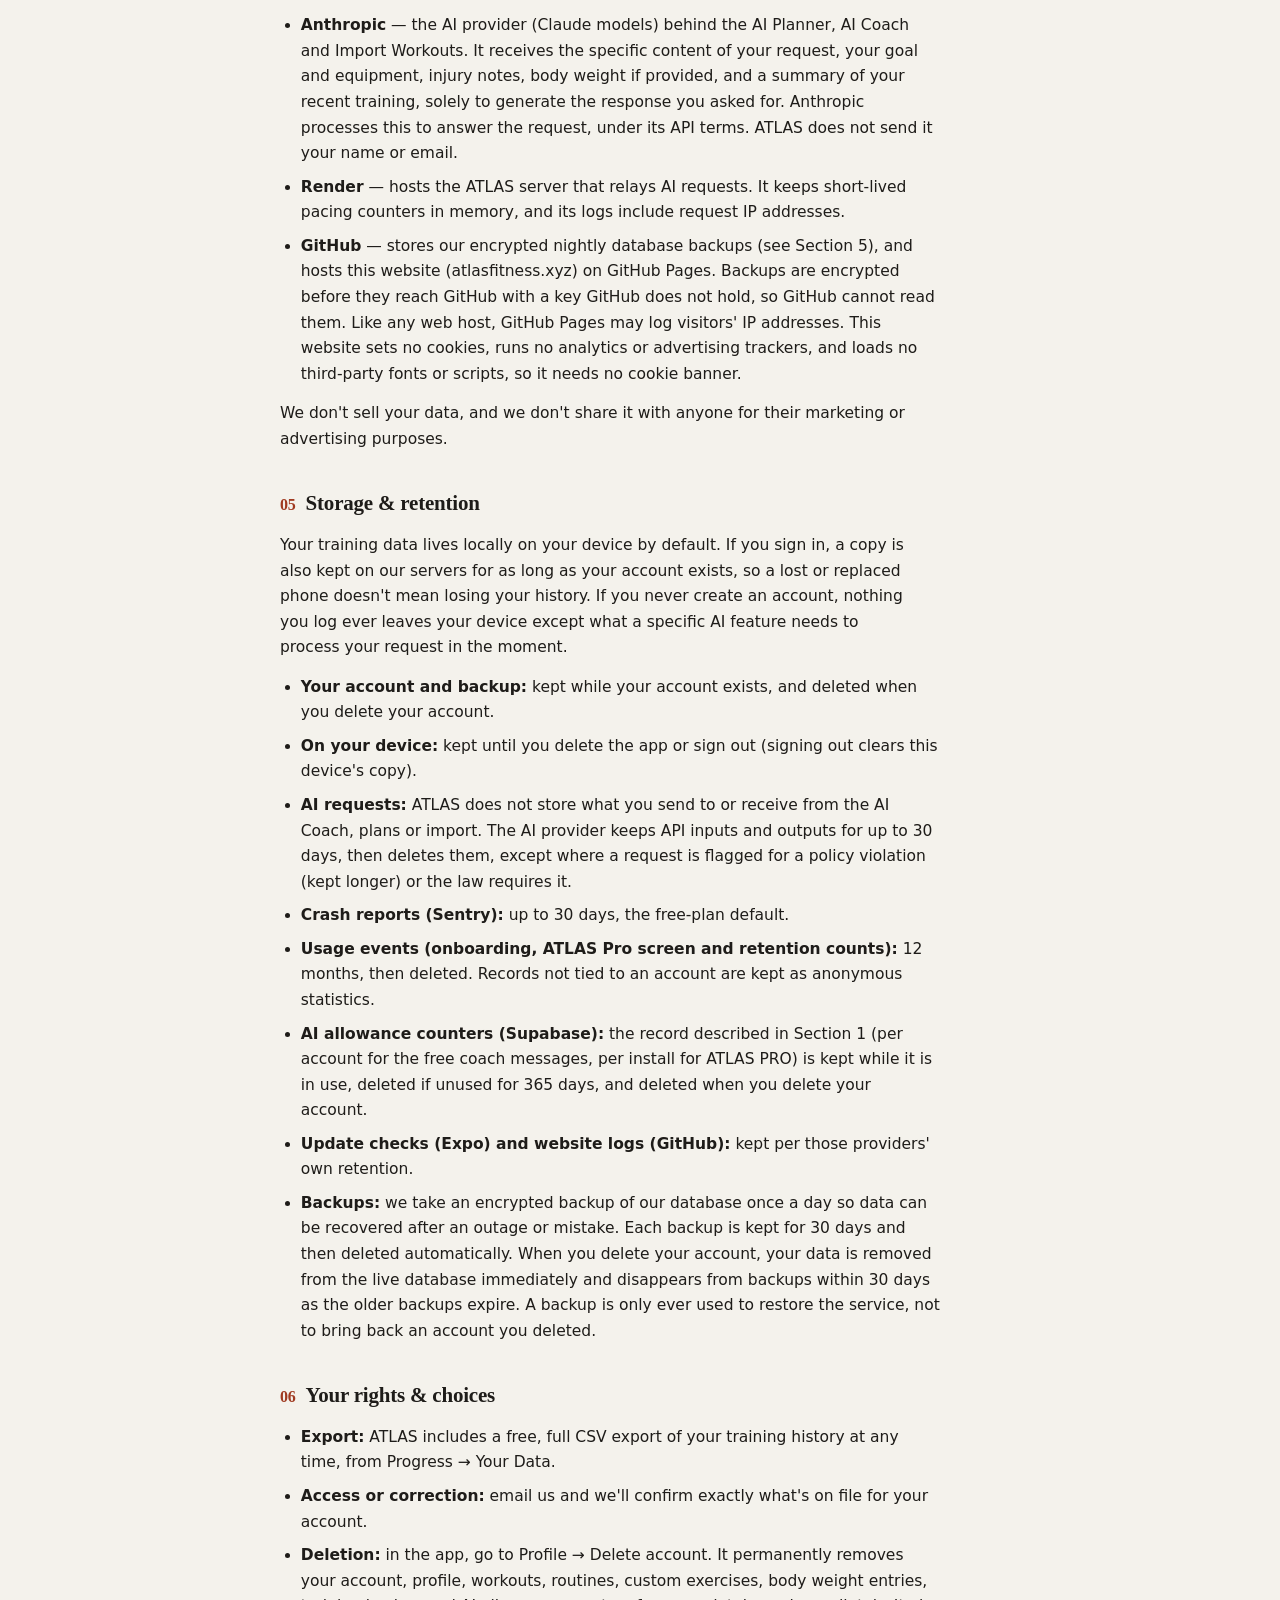
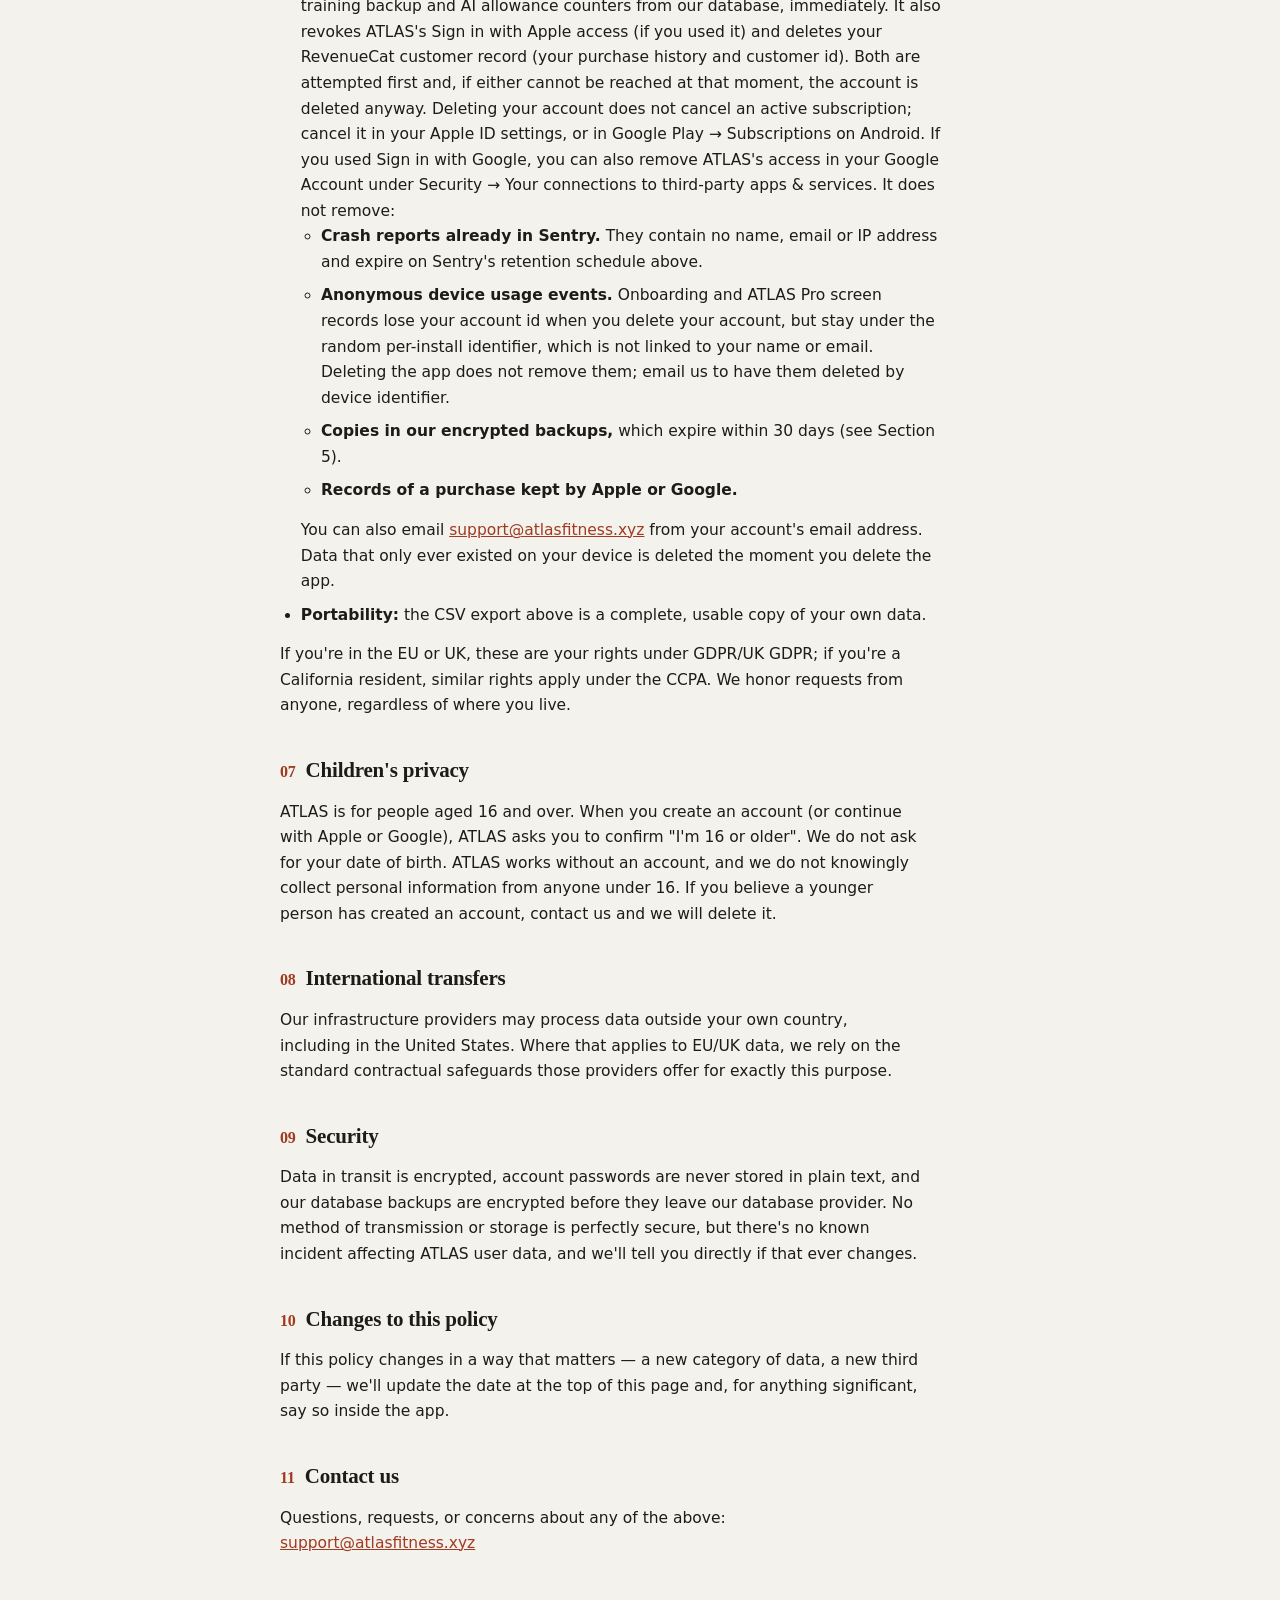
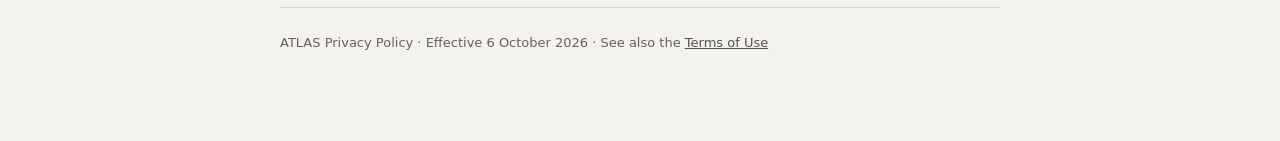
<file: privacy.html>
<!doctype html>
<html lang="en">
<head>
<meta charset="utf-8">
<meta name="viewport" content="width=device-width,initial-scale=1,viewport-fit=cover">
<meta name="color-scheme" content="light dark">
<title>ATLAS Privacy Policy</title>
<style>
  :root {
    --bg: #F4F2EC;
    --bg-elevated: #FAF8F4;
    --card: #FFFFFF;
    --border: #DCD7CC;
    --border-strong: #C4BEB0;
    --text: #1E1C19;
    --text-dim: #57534B;
    --text-faint: #67625A;
    --accent: #A03A21;
    --accent-soft: rgba(160,58,33,0.10);
    --bronze: #8C651F;
  }
  @media (prefers-color-scheme: dark) {
    :root:not([data-theme="light"]) {
      --bg: #0D0D0E;
      --bg-elevated: #141415;
      --card: #181715;
      --border: #2A2825;
      --border-strong: #38352F;
      --text: #F0EEE9;
      --text-dim: #A8A49B;
      --text-faint: #A09C93;
      --accent: #DE7458;
      --accent-soft: rgba(222,116,88,0.14);
      --bronze: #C08A3E;
    }
  }
  :root[data-theme="dark"] {
    --bg: #0D0D0E;
    --bg-elevated: #141415;
    --card: #181715;
    --border: #2A2825;
    --border-strong: #38352F;
    --text: #F0EEE9;
    --text-dim: #A8A49B;
    --text-faint: #A09C93;
    --accent: #DE7458;
    --accent-soft: rgba(222,116,88,0.14);
    --bronze: #C08A3E;
  }

  * { box-sizing: border-box; }
  :root{ --_skipbg:#1E1C19; --_skipfg:#F4F2EC; --_focus:var(--accent); }
  @media (prefers-color-scheme: dark){ :root:not([data-theme="light"]){ --_skipbg:#F0EEE9; --_skipfg:#0D0D0E; } }
  .skip{ position:absolute; left:-9999px; top:8px; z-index:100; padding:10px 14px; background:var(--_skipbg); color:var(--_skipfg); text-decoration:none; border-radius:6px; font:600 14px system-ui,sans-serif; }
  .skip:focus{ left:8px; }
  a:focus-visible, button:focus-visible{ outline:2px solid var(--_focus); outline-offset:3px; border-radius:4px; }
  @media (prefers-reduced-motion:reduce){ *{ transition:none !important; animation:none !important; scroll-behavior:auto !important; } }

  body {
    background: var(--bg);
    color: var(--text);
    font-family: system-ui, -apple-system, 'Segoe UI', Roboto, 'Helvetica Neue', Arial, sans-serif;
    padding-inline: 20px;
    line-height: 1.65;
    -webkit-font-smoothing: antialiased;
  }
  a { color: var(--accent); text-decoration-thickness: 1px; }
  h1, h2 {
    font-family: Georgia, 'Times New Roman', serif;
    text-wrap: balance;
    letter-spacing: -0.01em;
  }
  .wrap { max-width: 720px; margin: 0 auto; padding-block: 40px 80px; }

  .masthead {
    display: flex;
    align-items: baseline;
    justify-content: space-between;
    gap: 12px;
    flex-wrap: wrap;
    padding-bottom: 22px;
    border-bottom: 1px solid var(--border);
    margin-bottom: 36px;
  }
  .wordmark {
    font-family: Georgia, 'Times New Roman', serif;
    font-weight: 700;
    font-size: 15px;
    letter-spacing: 0.14em;
    color: var(--text-dim);
    text-transform: uppercase;
  }
  .doc-meta { font-size: 13px; color: var(--text-faint); }

  h1.title { font-size: clamp(30px, 6vw, 40px); font-weight: 600; margin: 0 0 6px; }
  .subtitle { color: var(--text-dim); font-size: 15px; margin: 0 0 30px; max-width: 60ch; }

  nav.toc {
    background: var(--card);
    border: 1px solid var(--border);
    border-radius: 14px;
    padding: 18px 20px;
    margin-bottom: 40px;
  }
  nav.toc .toc-label {
    font-size: 11px;
    letter-spacing: 0.1em;
    text-transform: uppercase;
    color: var(--text-faint);
    margin-bottom: 10px;
    display: block;
  }
  nav.toc ol { margin: 0; padding-left: 1.3em; columns: 2; column-gap: 24px; }
  nav.toc li { margin-bottom: 6px; font-size: 13.5px; }
  nav.toc a { color: var(--text-dim); text-decoration: none; }
  nav.toc a:hover { color: var(--accent); }
  @media (max-width: 480px) { nav.toc ol { columns: 1; } }

  section { margin-bottom: 34px; scroll-margin-top: 20px; }
  h2.section-title {
    font-size: 21px;
    font-weight: 600;
    display: flex;
    align-items: baseline;
    gap: 10px;
    margin: 0 0 12px;
  }
  h2.section-title .num {
    color: var(--accent);
    font-family: Georgia, 'Times New Roman', serif;
    font-weight: 600;
    font-size: 16px;
    font-variant-numeric: tabular-nums;
  }
  p { margin: 0 0 14px; color: var(--text); font-size: 15.5px; max-width: 65ch; }
  ul { margin: 0 0 14px; padding-left: 1.3em; max-width: 65ch; }
  li { margin-bottom: 8px; font-size: 15.5px; }
  strong { font-weight: 600; }

  table.data-table {
    width: 100%;
    border-collapse: collapse;
    margin: 6px 0 18px;
    font-size: 14px;
  }
  table.data-table th, table.data-table td {
    text-align: left;
    padding: 10px 12px;
    border-bottom: 1px solid var(--border);
    vertical-align: top;
  }
  table.data-table th {
    color: var(--text-faint);
    font-weight: 600;
    text-transform: uppercase;
    font-size: 11px;
    letter-spacing: 0.06em;
  }
  .table-wrap { overflow-x: auto; margin-bottom: 18px; }

  .callout {
    background: var(--accent-soft);
    border: 1px solid var(--border);
    border-left: 3px solid var(--accent);
    border-radius: 10px;
    padding: 14px 16px;
    font-size: 14.5px;
    color: var(--text-dim);
    margin-bottom: 16px;
  }
  .callout strong { color: var(--text); }

  footer {
    border-top: 1px solid var(--border);
    margin-top: 50px;
    padding-top: 24px;
    color: var(--text-faint);
    font-size: 13px;
  }
  footer a { color: var(--text-dim); }
</style>


</head>
<body>
<a class="skip" href="#main">Skip to content</a>
<div class="wrap">
  <header class="masthead">
    <span class="wordmark">Atlas</span>
    <span class="doc-meta">Last updated 13 November 2026</span>
  </header>

  <main id="main">
  <h1 class="title">Privacy Policy</h1>
  <p class="subtitle">
    This explains what ATLAS collects, why, and who it's shared with — written to match
    what the app actually does, not a generic template.
  </p>

  <nav class="toc" aria-label="Table of contents">
    <span class="toc-label">On this page</span>
    <ol>
      <li><a href="#who-we-are">Who we are</a></li>
      <li><a href="#what-we-collect">Information we collect</a></li>
      <li><a href="#how-we-use">How we use it</a></li>
      <li><a href="#third-parties">Who we share it with</a></li>
      <li><a href="#storage">Storage &amp; retention</a></li>
      <li><a href="#your-rights">Your rights &amp; choices</a></li>
      <li><a href="#children">Children's privacy</a></li>
      <li><a href="#transfers">International transfers</a></li>
      <li><a href="#security">Security</a></li>
      <li><a href="#changes">Changes to this policy</a></li>
      <li><a href="#contact">Contact us</a></li>
    </ol>
  </nav>

  <section id="who-we-are">
    <h2 class="section-title"><span class="num">01</span>Who we are</h2>
    <p>
      ATLAS is a strength training app — workout logging, recovery tracking, and optional
      AI-assisted planning and coaching. It's built and operated by an independent developer,
      not a company with a dedicated privacy team, and this policy is written to be exactly as
      accurate as that reality: no data broker relationships, no ad network, no data sold to
      anyone, ever.
    </p>
    <p>
      Any question about this policy, or a request about your own data, goes to
      <a href="mailto:support@atlasfitness.xyz">support@atlasfitness.xyz</a>.
    </p>
  </section>

  <section id="what-we-collect">
    <h2 class="section-title"><span class="num">02</span>Information we collect</h2>
    <p>ATLAS is local-first: everything you log lives on your device whether or not you ever create an account. An account only adds cloud backup and sync. Here's exactly what exists, and when:</p>

    <div class="table-wrap">
      <table class="data-table">
        <tr><th>Category</th><th>What it includes</th><th>When it's collected</th></tr>
        <tr>
          <td>Account information</td>
          <td>Email address and password (or, if you use Sign in with Apple, the name and email Apple chooses to share — Apple lets you hide your real email behind a relay address; or, on Android, if you use Sign in with Google, the name and email address Google shares), plus a username and display name you pick.</td>
          <td>Only if you create an account. ATLAS works fully without one.</td>
        </tr>
        <tr>
          <td>Training data</td>
          <td>Workouts, sets, reps, weights, RPE, routines, custom exercises, and bodyweight entries you log.</td>
          <td>Always, stored on-device. Backed up to our servers only if you're signed in.</td>
        </tr>
        <tr>
          <td>Purchase &amp; subscription status</td>
          <td>Whether you're subscribed, which plan, and renewal status — not your card number, which ATLAS never sees.</td>
          <td>When you subscribe, via Apple or Google Play, and RevenueCat.</td>
        </tr>
        <tr>
          <td>AI feature content</td>
          <td>Whatever you type to the AI Coach, and any text or photo you submit to Import Workouts or the AI Planner, so it can generate a plan or a response.</td>
          <td>Only when you actively use those specific features.</td>
        </tr>
        <tr>
          <td>Device &amp; diagnostic data</td>
          <td>A random, anonymous per-install identifier (not tied to your name or email), used to apply the AI allowance and rate-limit AI features fairly, and to count how the ATLAS Pro screen is used; crash reports and performance data if the app errors.</td>
          <td>Automatically, for app stability and abuse prevention.</td>
        </tr>
        <tr>
          <td>Onboarding &amp; ATLAS Pro screen usage</td>
          <td>Which steps of the first-run setup you saw and whether you skipped them, which version of the setup and of the ATLAS Pro screen you saw, the plan you picked, how long the screen was open in front of you (in seconds, counted only while the app is in the foreground), and whether you bought, restored or closed it, with the per-install identifier and, if you're signed in, your account id. If you delete your account, these records lose your account id.</td>
          <td>When the first-run setup or the ATLAS Pro screen opens. Stored with Supabase.</td>
        </tr>
        <tr>
          <td>Retention counts and reminders</td>
          <td>Whether you opened the app on a given day and how many days it has been since you first opened it, whether you opened the app from an ATLAS reminder, and whether the system notification setting for ATLAS changed (granted, denied or not yet asked). These carry the random per-install identifier and, if you're signed in, your account id. Reminders are scheduled on your device only (local notifications): no push-notification token is collected and nothing is sent to your device from our servers. They are on by default if you set a reminder time in setup, and you can change or turn them off in Profile, or in your device's notification settings.</td>
          <td>Once a day when you open the app, when you open the app from a reminder, and when the notification setting changes. Stored with Supabase.</td>
        </tr>
        <tr>
          <td>AI allowance counters</td>
          <td>For a free account, tied to your account id (a random identifier, not your name or email): how many free AI coach messages were used. For ATLAS PRO, tied to the random per-install identifier: when the current period began and how much of its allowance has been used (a number). No message text, plan or photo is kept for this.</td>
          <td>Each time you use the AI Coach, AI Planner or Import Workouts. Stored with Supabase.</td>
        </tr>
      </table>
    </div>

    <div class="callout">
      <strong>What ATLAS does not collect:</strong> your location, HealthKit, Health Connect or wearable data,
      contacts, browsing history, or anything for advertising purposes. There are no ads and no
      ad SDKs in this app.
    </div>

    <div class="callout">
      <strong>Health-related information.</strong> Some things you give ATLAS can reveal information about your health: the injuries and things-to-avoid notes in your profile, your body weight and body weight entries, your workouts, and anything you tell the AI Coach about pain or soreness. All of it is optional.
      <br><br>
      <strong>Where it goes.</strong> When you generate a plan, message the AI Coach or import a workout, ATLAS sends the relevant parts (your injury notes, your body weight if you have entered it, your goal and equipment, your recent workouts, and what you typed or photographed) to our server, which passes them to our AI provider, Anthropic, to produce the response. <strong>If you are signed in, your injury notes, body weight, body weight entries and workouts are also saved in our database (Supabase) as your backup and for sync across devices.</strong> Signed out, they stay on your device except for what an AI request needs.
      <br><br>
      <strong>Your consent.</strong> Before the first AI request, ATLAS asks you to agree to this, in a sheet that names what is sent and to whom. If you choose "Not now", nothing is sent and the feature does not run. Everything else in ATLAS, including logging, history and the recovery map, works without it. You can withdraw consent at any time in Profile → Privacy; ATLAS then stops sending and asks again the next time you use an AI feature. You can also clear the injury field or delete your account.
      <br><br>
      We do not use this information for advertising or for anything other than the purposes above.
    </div>
  </section>

  <section id="how-we-use">
    <h2 class="section-title"><span class="num">03</span>How we use it</h2>
    <ul>
      <li><strong>To run the app:</strong> your training data drives the recovery map, insights, and progress charts — all computed either on your device or from your own backed-up data.</li>
      <li><strong>To sync across devices:</strong> if you're signed in, your logs, routines, and bodyweight history back up so switching phones doesn't lose your history.</li>
      <li><strong>To power AI features:</strong> the AI Planner, AI Coach, and Import Workouts send the relevant text/photo and a summary of your recent training to our servers, which use a third-party AI provider to generate the plan, answer, or parsed workout — see Section 4.</li>
      <li><strong>To manage your subscription:</strong> so ATLAS Pro features unlock correctly and stay unlocked across devices.</li>
      <li><strong>To fix bugs:</strong> crash and error reports help us find and fix problems — they're not used for anything else.</li>
      <li><strong>To improve the app:</strong> counts of how the ATLAS Pro screen is used show which version explains Pro most clearly. They are never sold or used for advertising.</li>
      <li><strong>Legal basis (EU/UK):</strong> running the app and your subscription is necessary to provide the service you asked for; crash reporting, abuse prevention and counting how the ATLAS Pro screen is used rest on our legitimate interest in a stable, fair service and in improving the app; and the health-related information above is processed on your <strong>explicit consent</strong>, given in the app sheet and withdrawable in Profile → Privacy.</li>
      <li><strong>To apply the AI allowance and prevent abuse:</strong> your account id lets us count the free AI coach messages for an account, and the anonymous device identifier lets us count the ATLAS PRO allowance for an install, so that no account or install can use the AI without limit. The AI Coach needs an account, so the free messages stay with you if you reinstall the app or change phone. That keeps a free tier sustainable.</li>
    </ul>
  </section>

  <section id="third-parties">
    <h2 class="section-title"><span class="num">04</span>Who we share it with</h2>
    <p>ATLAS relies on a small number of infrastructure providers to function. None of them are permitted to use your data for their own purposes — they process it only to provide the service ATLAS uses them for.</p>
    <ul>
      <li><strong>Supabase</strong> — hosts the database and handles account sign-in for anyone who creates an account.</li>
      <li><strong>Onboarding and ATLAS Pro screen usage events</strong>, stored in Supabase — to compare two versions of the first-run setup and the ATLAS Pro screen, ATLAS records which steps you saw, whether you skipped them, which version of the screen you saw, the plan you chose, how long the screen was open in front of you (counted only while the app is in the foreground, so we can tell a screen that was read from one that was skipped), and whether you bought, restored or closed it. We use this only to compare designs and decide which one to keep; it is not used for advertising and is not shared with advertisers. Each record carries the random per-install identifier and, if you are signed in, your account id. It does not include your injury notes, body weight or anything you typed. You can stop this in Profile → Privacy (Share crash reports and anonymous usage).</li>
      <li><strong>RevenueCat</strong> — manages subscription status. It receives your ATLAS account id (or, signed out, a random RevenueCat id) as the customer id, plus your purchase and subscription status. It does not receive your card details.</li>
      <li><strong>Apple</strong> — processes all payments on iPhone, and provides Sign in with Apple if you use it. ATLAS never sees or stores your payment details.</li>
          <li><strong>Google</strong> — on Android, processes all payments through Google Play billing, and provides Sign in with Google if you use it. ATLAS never sees or stores your payment details.</li>
      <li><strong>Sentry</strong> — receives crash and error reports and light performance data. Reports are scrubbed in the app before they are sent: no request contents, no text you typed, no email, IP address or device name. On by default; you can turn it off in Profile → Privacy.</li>
      <li><strong>Expo (Expo Application Services)</strong> — delivers app updates. When the app checks for an update, Expo receives your IP address, your device's operating system, the app version and the update it already has. It receives no training data.</li>
      <li><strong>Anthropic</strong> — the AI provider (Claude models) behind the AI Planner, AI Coach and Import Workouts. It receives the specific content of your request, your goal and equipment, injury notes, body weight if provided, and a summary of your recent training, solely to generate the response you asked for. Anthropic processes this to answer the request, under its API terms. ATLAS does not send it your name or email.</li>
      <li><strong>Render</strong> — hosts the ATLAS server that relays AI requests. It keeps short-lived pacing counters in memory, and its logs include request IP addresses.</li>
      <li><strong>GitHub</strong> — stores our encrypted nightly database backups (see Section 5), and hosts this website (atlasfitness.xyz) on GitHub Pages. Backups are encrypted before they reach GitHub with a key GitHub does not hold, so GitHub cannot read them. Like any web host, GitHub Pages may log visitors' IP addresses. This website sets no cookies, runs no analytics or advertising trackers, and loads no third-party fonts or scripts, so it needs no cookie banner.</li>
    </ul>
    <p>We don't sell your data, and we don't share it with anyone for their marketing or advertising purposes.</p>
  </section>

  <section id="storage">
    <h2 class="section-title"><span class="num">05</span>Storage &amp; retention</h2>
    <p>
      Your training data lives locally on your device by default. If you sign in, a copy is also
      kept on our servers for as long as your account exists, so a lost or replaced phone doesn't
      mean losing your history. If you never create an account, nothing you log ever leaves your
      device except what a specific AI feature needs to process your request in the moment.
    </p>
    <ul>
      <li><strong>Your account and backup:</strong> kept while your account exists, and deleted when you delete your account.</li>
      <li><strong>On your device:</strong> kept until you delete the app or sign out (signing out clears this device's copy).</li>
      <li><strong>AI requests:</strong> ATLAS does not store what you send to or receive from the AI Coach, plans or import. The AI provider keeps API inputs and outputs for up to 30 days, then deletes them, except where a request is flagged for a policy violation (kept longer) or the law requires it.</li>
      <li><strong>Crash reports (Sentry):</strong> up to 30 days, the free-plan default.</li>
      <li><strong>Usage events (onboarding, ATLAS Pro screen and retention counts):</strong> 12 months, then deleted. Records not tied to an account are kept as anonymous statistics.</li>
      <li><strong>AI allowance counters (Supabase):</strong> the record described in Section 1 (per account for the free coach messages, per install for ATLAS PRO) is kept while it is in use, deleted if unused for 365 days, and deleted when you delete your account.</li>
      <li><strong>Update checks (Expo) and website logs (GitHub):</strong> kept per those providers' own retention.</li>
      <li><strong>Backups:</strong> we take an encrypted backup of our database once a day so data can be recovered after an outage or mistake. Each backup is kept for 30 days and then deleted automatically. When you delete your account, your data is removed from the live database immediately and disappears from backups within 30 days as the older backups expire. A backup is only ever used to restore the service, not to bring back an account you deleted.</li>
    </ul>
  </section>

  <section id="your-rights">
    <h2 class="section-title"><span class="num">06</span>Your rights &amp; choices</h2>
    <ul>
      <li><strong>Export:</strong> ATLAS includes a free, full CSV export of your training history at any time, from Progress → Your Data.</li>
      <li><strong>Access or correction:</strong> email us and we'll confirm exactly what's on file for your account.</li>
      <li><strong>Deletion:</strong> in the app, go to Profile → Delete account. It permanently removes your account, profile, workouts, routines, custom exercises, body weight entries, training backup and AI allowance counters from our database, immediately. It also revokes ATLAS's Sign in with Apple access (if you used it) and deletes your RevenueCat customer record (your purchase history and customer id). Both are attempted first and, if either cannot be reached at that moment, the account is deleted anyway. Deleting your account does not cancel an active subscription; cancel it in your Apple ID settings, or in Google Play → Subscriptions on Android. If you used Sign in with Google, you can also remove ATLAS's access in your Google Account under Security → Your connections to third-party apps &amp; services. It does not remove:
        <ul>
          <li><strong>Crash reports already in Sentry.</strong> They contain no name, email or IP address and expire on Sentry's retention schedule above.</li>
          <li><strong>Anonymous device usage events.</strong> Onboarding and ATLAS Pro screen records lose your account id when you delete your account, but stay under the random per-install identifier, which is not linked to your name or email. Deleting the app does not remove them; email us to have them deleted by device identifier.</li>
          <li><strong>Copies in our encrypted backups,</strong> which expire within 30 days (see Section 5).</li>
                <li><strong>Records of a purchase kept by Apple or Google.</strong></li>
        </ul>
        You can also email <a href="mailto:support@atlasfitness.xyz">support@atlasfitness.xyz</a> from your account's email address. Data that only ever existed on your device is deleted the moment you delete the app.</li>
      <li><strong>Portability:</strong> the CSV export above is a complete, usable copy of your own data.</li>
    </ul>
    <p>
      If you're in the EU or UK, these are your rights under GDPR/UK GDPR; if you're a California
      resident, similar rights apply under the CCPA. We honor requests from anyone, regardless of
      where you live.
    </p>
  </section>

  <section id="children">
    <h2 class="section-title"><span class="num">07</span>Children's privacy</h2>
    <p>
      ATLAS is for people aged 16 and over. When you create an account (or continue with Apple or Google),
      ATLAS asks you to confirm "I'm 16 or older". We do not ask for your date of birth. ATLAS works
      without an account, and we do not knowingly collect personal information from anyone under 16.
      If you believe a younger person has created an account, contact us and we will delete it.
    </p>
  </section>

  <section id="transfers">
    <h2 class="section-title"><span class="num">08</span>International transfers</h2>
    <p>
      Our infrastructure providers may process data outside your own country, including in the
      United States. Where that applies to EU/UK data, we rely on the standard contractual
      safeguards those providers offer for exactly this purpose.
    </p>
  </section>

  <section id="security">
    <h2 class="section-title"><span class="num">09</span>Security</h2>
    <p>
      Data in transit is encrypted, account passwords are never stored in plain text, and our database backups are encrypted before they leave our database provider. No
      method of transmission or storage is perfectly secure, but there's no known incident
      affecting ATLAS user data, and we'll tell you directly if that ever changes.
    </p>
  </section>

  <section id="changes">
    <h2 class="section-title"><span class="num">10</span>Changes to this policy</h2>
    <p>
      If this policy changes in a way that matters — a new category of data, a new third party —
      we'll update the date at the top of this page and, for anything significant, say so inside
      the app.
    </p>
  </section>

  <section id="contact">
    <h2 class="section-title"><span class="num">11</span>Contact us</h2>
    <p>
      Questions, requests, or concerns about any of the above:
      <a href="mailto:support@atlasfitness.xyz">support@atlasfitness.xyz</a>
    </p>
  </section>

  </main>

  <footer>
    ATLAS Privacy Policy · Effective 6 October 2026 · See also the
    <a href="terms.html">Terms of Use</a>
  </footer>
</div>
</body>
</html>
</file>
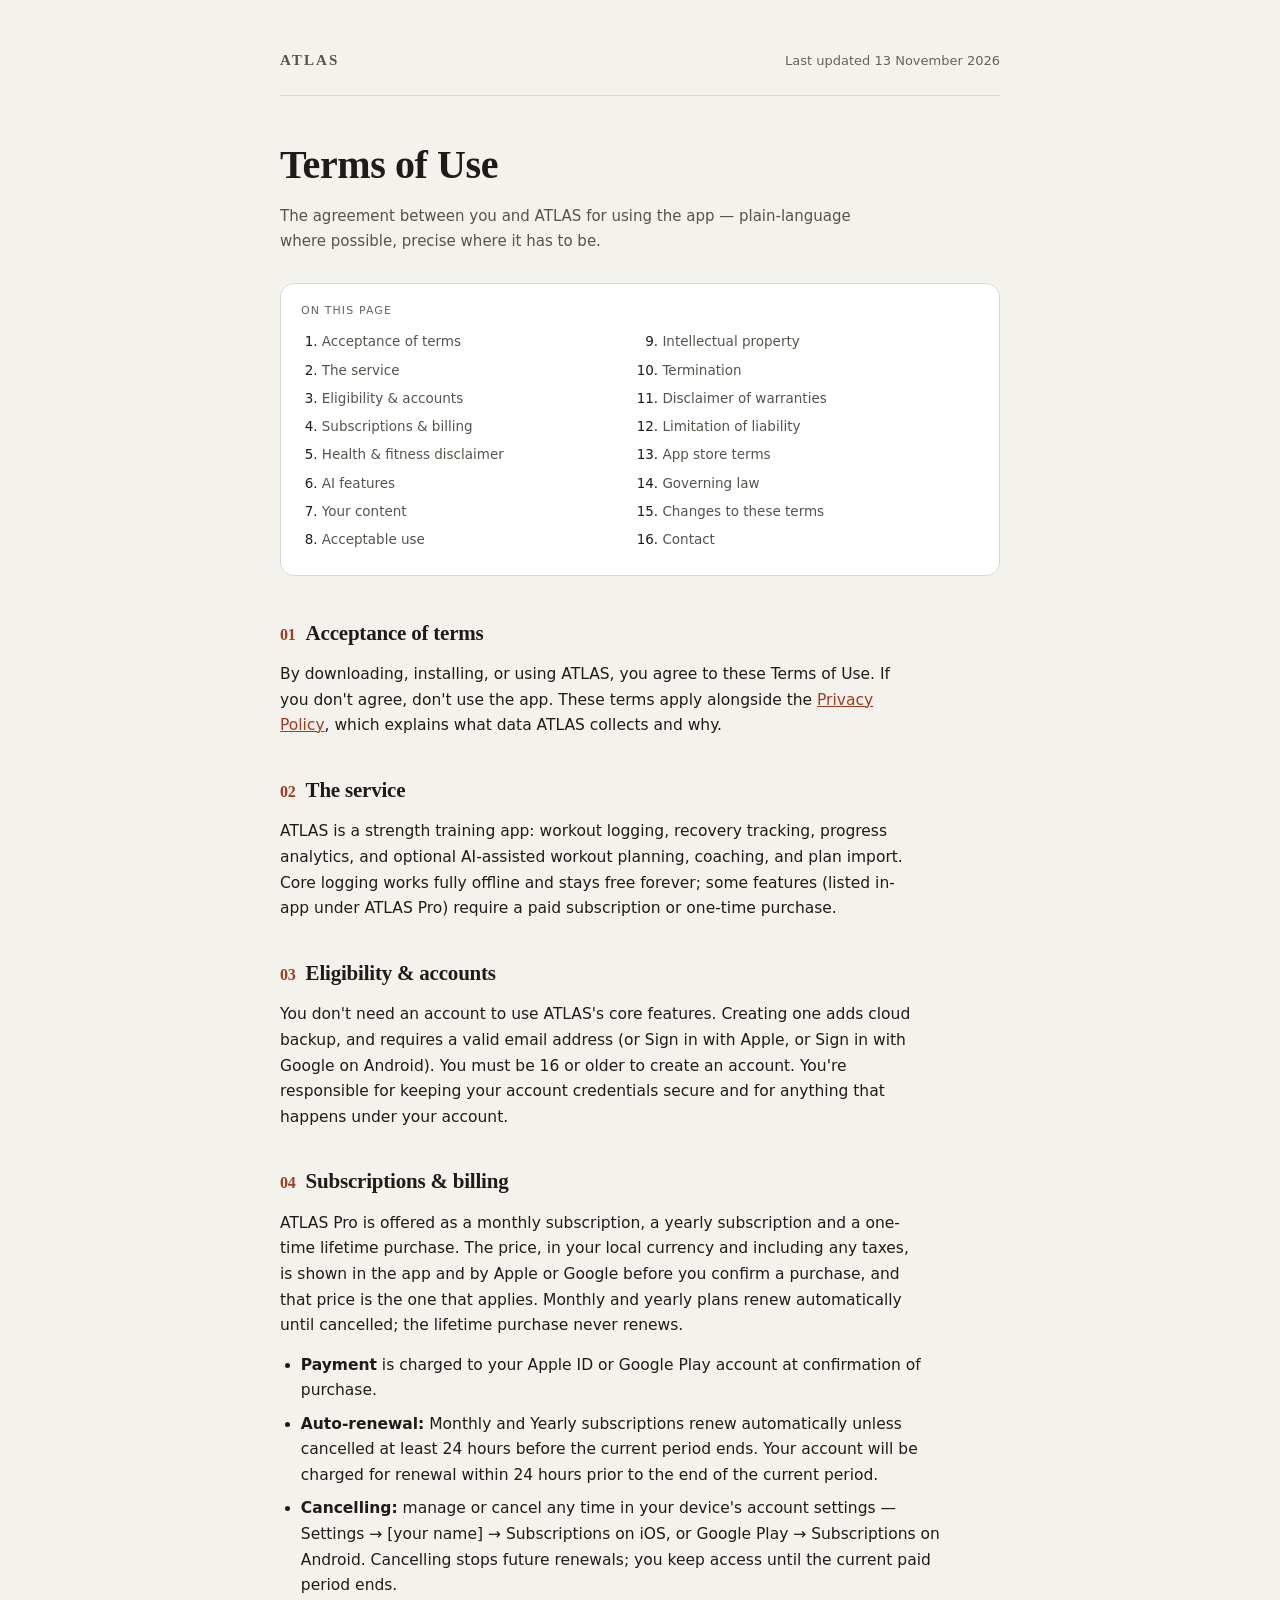
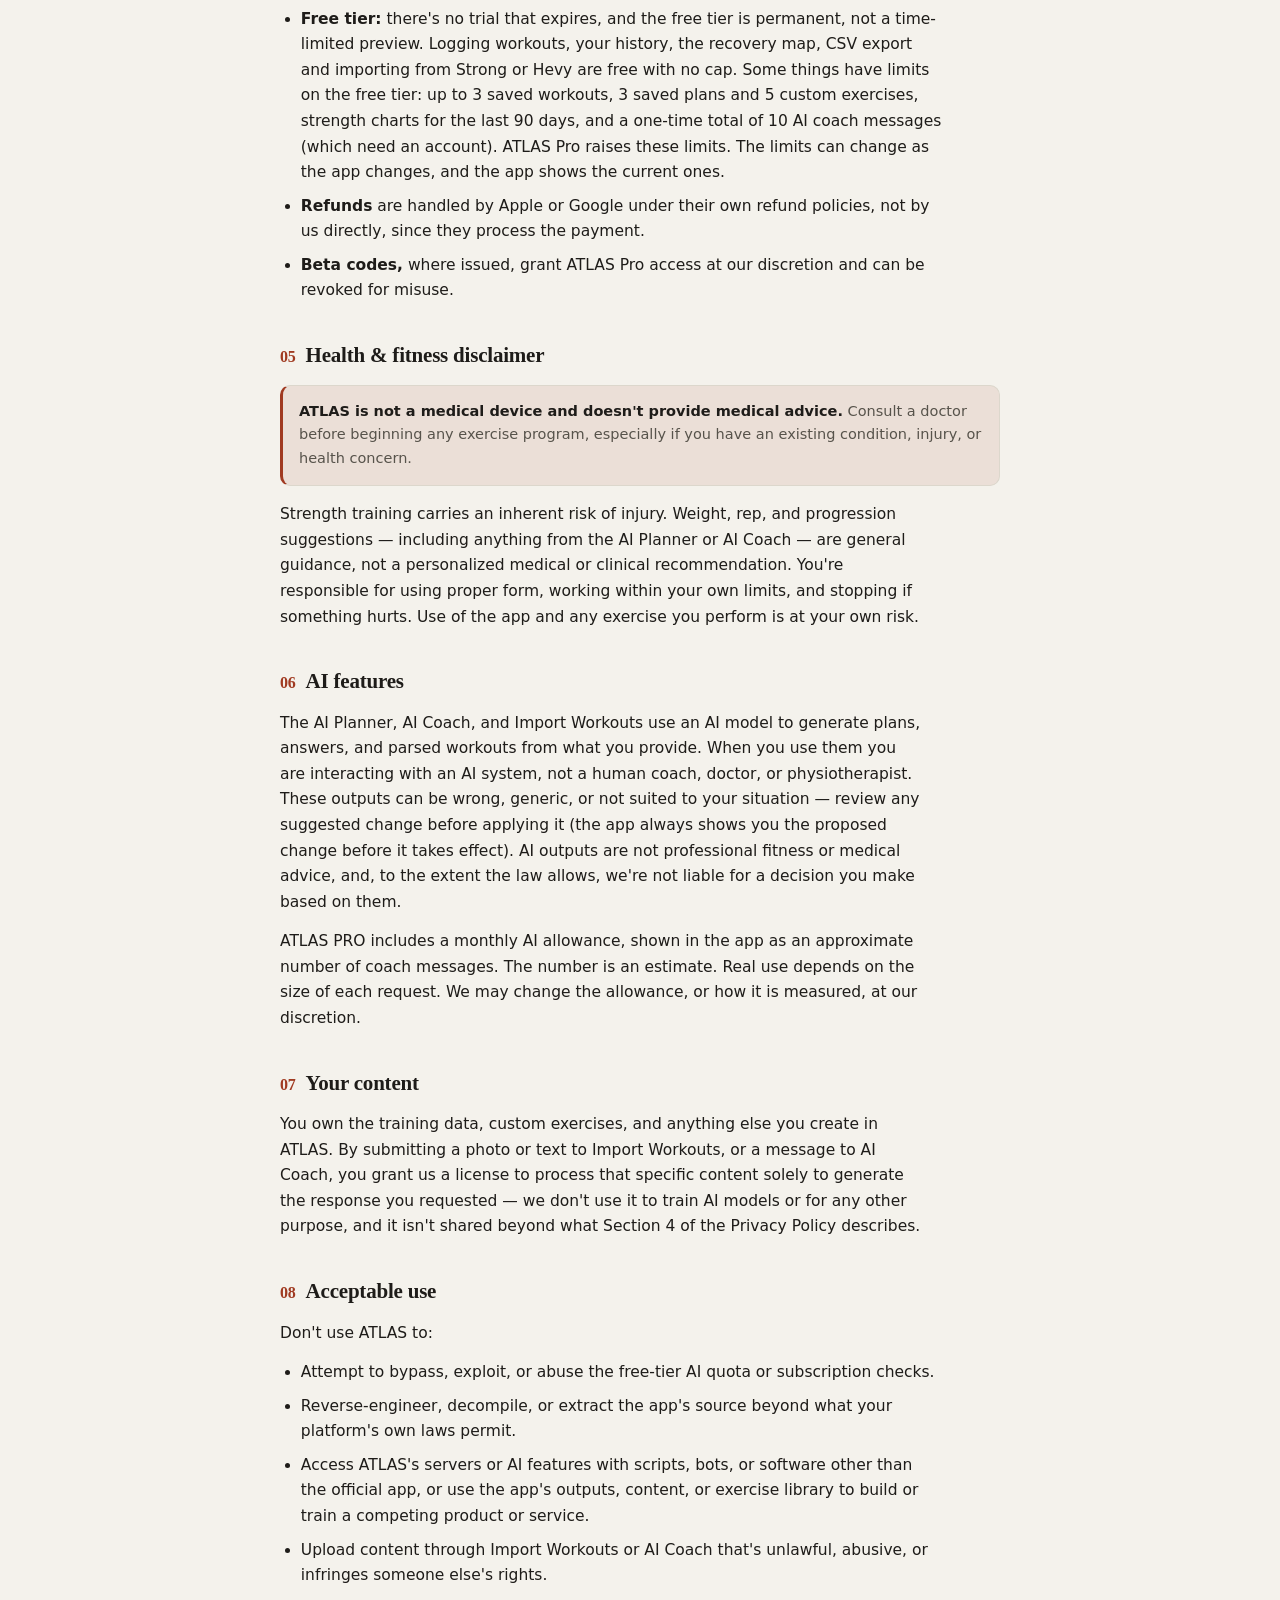
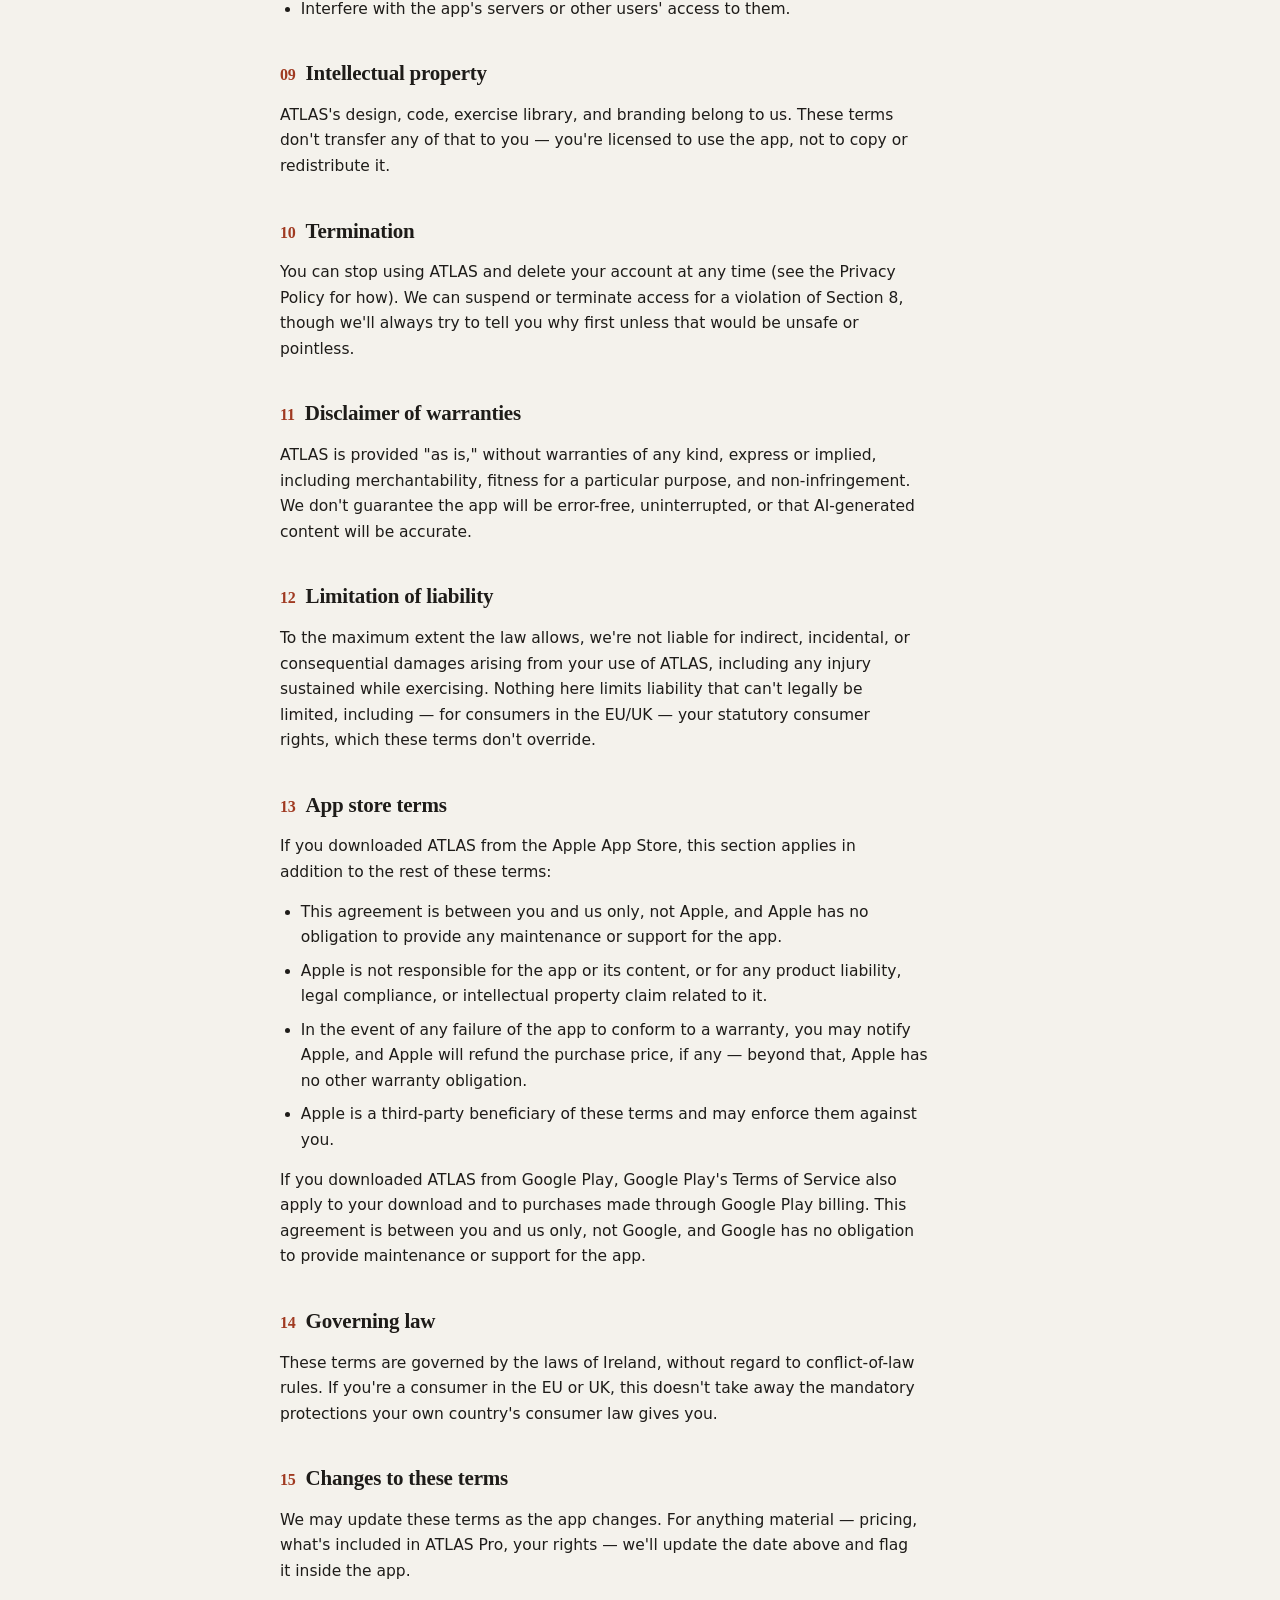
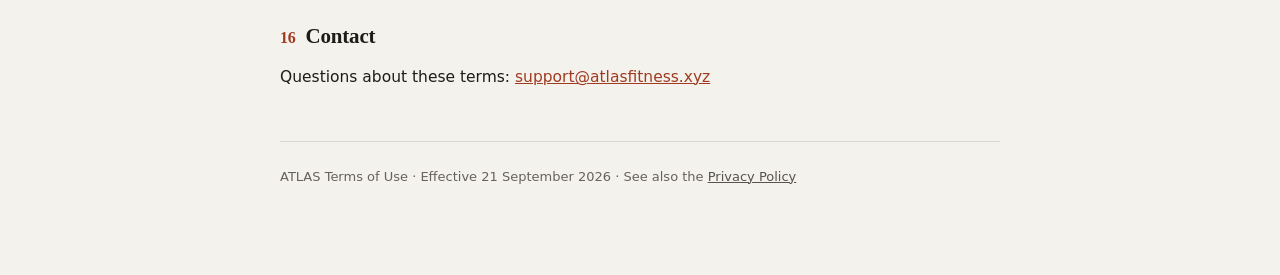
<file: terms.html>
<!doctype html>
<html lang="en">
<head>
<meta charset="utf-8">
<meta name="viewport" content="width=device-width,initial-scale=1,viewport-fit=cover">
<meta name="color-scheme" content="light dark">
<title>ATLAS Terms of Use</title>
<style>
  :root {
    --bg: #F4F2EC;
    --bg-elevated: #FAF8F4;
    --card: #FFFFFF;
    --border: #DCD7CC;
    --border-strong: #C4BEB0;
    --text: #1E1C19;
    --text-dim: #57534B;
    --text-faint: #67625A;
    --accent: #A03A21;
    --accent-soft: rgba(160,58,33,0.10);
    --bronze: #8C651F;
  }
  @media (prefers-color-scheme: dark) {
    :root:not([data-theme="light"]) {
      --bg: #0D0D0E;
      --bg-elevated: #141415;
      --card: #181715;
      --border: #2A2825;
      --border-strong: #38352F;
      --text: #F0EEE9;
      --text-dim: #A8A49B;
      --text-faint: #A09C93;
      --accent: #DE7458;
      --accent-soft: rgba(222,116,88,0.14);
      --bronze: #C08A3E;
    }
  }
  :root[data-theme="dark"] {
    --bg: #0D0D0E;
    --bg-elevated: #141415;
    --card: #181715;
    --border: #2A2825;
    --border-strong: #38352F;
    --text: #F0EEE9;
    --text-dim: #A8A49B;
    --text-faint: #A09C93;
    --accent: #DE7458;
    --accent-soft: rgba(222,116,88,0.14);
    --bronze: #C08A3E;
  }

  * { box-sizing: border-box; }
  :root{ --_skipbg:#1E1C19; --_skipfg:#F4F2EC; --_focus:var(--accent); }
  @media (prefers-color-scheme: dark){ :root:not([data-theme="light"]){ --_skipbg:#F0EEE9; --_skipfg:#0D0D0E; } }
  .skip{ position:absolute; left:-9999px; top:8px; z-index:100; padding:10px 14px; background:var(--_skipbg); color:var(--_skipfg); text-decoration:none; border-radius:6px; font:600 14px system-ui,sans-serif; }
  .skip:focus{ left:8px; }
  a:focus-visible, button:focus-visible{ outline:2px solid var(--_focus); outline-offset:3px; border-radius:4px; }
  @media (prefers-reduced-motion:reduce){ *{ transition:none !important; animation:none !important; scroll-behavior:auto !important; } }

  body {
    background: var(--bg);
    color: var(--text);
    font-family: system-ui, -apple-system, 'Segoe UI', Roboto, 'Helvetica Neue', Arial, sans-serif;
    padding-inline: 20px;
    line-height: 1.65;
    -webkit-font-smoothing: antialiased;
  }
  a { color: var(--accent); text-decoration-thickness: 1px; }
  h1, h2 {
    font-family: Georgia, 'Times New Roman', serif;
    text-wrap: balance;
    letter-spacing: -0.01em;
  }
  .wrap { max-width: 720px; margin: 0 auto; padding-block: 40px 80px; }

  .masthead {
    display: flex;
    align-items: baseline;
    justify-content: space-between;
    gap: 12px;
    flex-wrap: wrap;
    padding-bottom: 22px;
    border-bottom: 1px solid var(--border);
    margin-bottom: 36px;
  }
  .wordmark {
    font-family: Georgia, 'Times New Roman', serif;
    font-weight: 700;
    font-size: 15px;
    letter-spacing: 0.14em;
    color: var(--text-dim);
    text-transform: uppercase;
  }
  .doc-meta { font-size: 13px; color: var(--text-faint); }

  h1.title { font-size: clamp(30px, 6vw, 40px); font-weight: 600; margin: 0 0 6px; }
  .subtitle { color: var(--text-dim); font-size: 15px; margin: 0 0 30px; max-width: 60ch; }

  nav.toc {
    background: var(--card);
    border: 1px solid var(--border);
    border-radius: 14px;
    padding: 18px 20px;
    margin-bottom: 40px;
  }
  nav.toc .toc-label {
    font-size: 11px;
    letter-spacing: 0.1em;
    text-transform: uppercase;
    color: var(--text-faint);
    margin-bottom: 10px;
    display: block;
  }
  nav.toc ol { margin: 0; padding-left: 1.3em; columns: 2; column-gap: 24px; }
  nav.toc li { margin-bottom: 6px; font-size: 13.5px; }
  nav.toc a { color: var(--text-dim); text-decoration: none; }
  nav.toc a:hover { color: var(--accent); }
  @media (max-width: 480px) { nav.toc ol { columns: 1; } }

  section { margin-bottom: 34px; scroll-margin-top: 20px; }
  h2.section-title {
    font-size: 21px;
    font-weight: 600;
    display: flex;
    align-items: baseline;
    gap: 10px;
    margin: 0 0 12px;
  }
  h2.section-title .num {
    color: var(--accent);
    font-family: Georgia, 'Times New Roman', serif;
    font-weight: 600;
    font-size: 16px;
    font-variant-numeric: tabular-nums;
  }
  p { margin: 0 0 14px; color: var(--text); font-size: 15.5px; max-width: 65ch; }
  ul { margin: 0 0 14px; padding-left: 1.3em; max-width: 65ch; }
  li { margin-bottom: 8px; font-size: 15.5px; }
  strong { font-weight: 600; }

  table.data-table {
    width: 100%;
    border-collapse: collapse;
    margin: 6px 0 18px;
    font-size: 14px;
  }
  table.data-table th, table.data-table td {
    text-align: left;
    padding: 10px 12px;
    border-bottom: 1px solid var(--border);
    vertical-align: top;
  }
  table.data-table th {
    color: var(--text-faint);
    font-weight: 600;
    text-transform: uppercase;
    font-size: 11px;
    letter-spacing: 0.06em;
  }
  .table-wrap { overflow-x: auto; margin-bottom: 18px; }

  .callout {
    background: var(--accent-soft);
    border: 1px solid var(--border);
    border-left: 3px solid var(--accent);
    border-radius: 10px;
    padding: 14px 16px;
    font-size: 14.5px;
    color: var(--text-dim);
    margin-bottom: 16px;
  }
  .callout strong { color: var(--text); }

  footer {
    border-top: 1px solid var(--border);
    margin-top: 50px;
    padding-top: 24px;
    color: var(--text-faint);
    font-size: 13px;
  }
  footer a { color: var(--text-dim); }
</style>


</head>
<body>
<a class="skip" href="#main">Skip to content</a>
<div class="wrap">
  <header class="masthead">
    <span class="wordmark">Atlas</span>
    <span class="doc-meta">Last updated 13 November 2026</span>
  </header>

  <main id="main">
  <h1 class="title">Terms of Use</h1>
  <p class="subtitle">
    The agreement between you and ATLAS for using the app — plain-language where possible,
    precise where it has to be.
  </p>

  <nav class="toc" aria-label="Table of contents">
    <span class="toc-label">On this page</span>
    <ol>
      <li><a href="#acceptance">Acceptance of terms</a></li>
      <li><a href="#service">The service</a></li>
      <li><a href="#accounts">Eligibility &amp; accounts</a></li>
      <li><a href="#subscriptions">Subscriptions &amp; billing</a></li>
      <li><a href="#health">Health &amp; fitness disclaimer</a></li>
      <li><a href="#ai">AI features</a></li>
      <li><a href="#content">Your content</a></li>
      <li><a href="#conduct">Acceptable use</a></li>
      <li><a href="#ip">Intellectual property</a></li>
      <li><a href="#termination">Termination</a></li>
      <li><a href="#warranty">Disclaimer of warranties</a></li>
      <li><a href="#liability">Limitation of liability</a></li>
      <li><a href="#apple">App store terms</a></li>
      <li><a href="#law">Governing law</a></li>
      <li><a href="#changes">Changes to these terms</a></li>
      <li><a href="#contact">Contact</a></li>
    </ol>
  </nav>

  <section id="acceptance">
    <h2 class="section-title"><span class="num">01</span>Acceptance of terms</h2>
    <p>
      By downloading, installing, or using ATLAS, you agree to these Terms of Use. If you don't
      agree, don't use the app. These terms apply alongside the
      <a href="privacy.html">Privacy Policy</a>, which explains what data ATLAS
      collects and why.
    </p>
  </section>

  <section id="service">
    <h2 class="section-title"><span class="num">02</span>The service</h2>
    <p>
      ATLAS is a strength training app: workout logging, recovery tracking, progress analytics,
      and optional AI-assisted workout planning, coaching, and plan import. Core logging works
      fully offline and stays free forever; some features (listed in-app under ATLAS Pro) require a
      paid subscription or one-time purchase.
    </p>
  </section>

  <section id="accounts">
    <h2 class="section-title"><span class="num">03</span>Eligibility &amp; accounts</h2>
    <p>
      You don't need an account to use ATLAS's core features. Creating one adds cloud backup, and requires a valid email address (or Sign in with Apple, or Sign in with Google on Android). You must be 16 or older to create an account. You're
      responsible for keeping your account credentials secure and for anything that happens under
      your account.
    </p>
  </section>

  <section id="subscriptions">
    <h2 class="section-title"><span class="num">04</span>Subscriptions &amp; billing</h2>
    <p>ATLAS Pro is offered as a monthly subscription, a yearly subscription and a one-time lifetime purchase. The price, in your local currency and including any taxes, is shown in the app and by Apple or Google before you confirm a purchase, and that price is the one that applies. Monthly and yearly plans renew automatically until cancelled; the lifetime purchase never renews.</p>
    <ul>
      <li><strong>Payment</strong> is charged to your Apple ID or Google Play account at confirmation of purchase.</li>
      <li><strong>Auto-renewal:</strong> Monthly and Yearly subscriptions renew automatically unless cancelled at least 24 hours before the current period ends. Your account will be charged for renewal within 24 hours prior to the end of the current period.</li>
      <li><strong>Cancelling:</strong> manage or cancel any time in your device's account settings — Settings → [your name] → Subscriptions on iOS, or Google Play → Subscriptions on Android. Cancelling stops future renewals; you keep access until the current paid period ends.</li>
      <li><strong>Free tier:</strong> there's no trial that expires, and the free tier is permanent, not a time-limited preview. Logging workouts, your history, the recovery map, CSV export and importing from Strong or Hevy are free with no cap. Some things have limits on the free tier: up to 3 saved workouts, 3 saved plans and 5 custom exercises, strength charts for the last 90 days, and a one-time total of 10 AI coach messages (which need an account). ATLAS Pro raises these limits. The limits can change as the app changes, and the app shows the current ones.</li>
      <li><strong>Refunds</strong> are handled by Apple or Google under their own refund policies, not by us directly, since they process the payment.</li>
      <li><strong>Beta codes,</strong> where issued, grant ATLAS Pro access at our discretion and can be revoked for misuse.</li>
    </ul>
  </section>

  <section id="health">
    <h2 class="section-title"><span class="num">05</span>Health &amp; fitness disclaimer</h2>
    <div class="callout">
      <strong>ATLAS is not a medical device and doesn't provide medical advice.</strong>
      Consult a doctor before beginning any exercise program, especially if you have an existing
      condition, injury, or health concern.
    </div>
    <p>
      Strength training carries an inherent risk of injury. Weight, rep, and progression
      suggestions — including anything from the AI Planner or AI Coach — are general guidance,
      not a personalized medical or clinical recommendation. You're responsible for using proper
      form, working within your own limits, and stopping if something hurts. Use of the app and
      any exercise you perform is at your own risk.
    </p>
  </section>

  <section id="ai">
    <h2 class="section-title"><span class="num">06</span>AI features</h2>
    <p>
      The AI Planner, AI Coach, and Import Workouts use an AI model to generate plans, answers,
      and parsed workouts from what you provide. When you use them you are interacting with an
      AI system, not a human coach, doctor, or physiotherapist. These outputs can be wrong, generic, or not
      suited to your situation — review any suggested change before applying it (the app always
      shows you the proposed change before it takes effect). AI outputs are not professional
      fitness or medical advice, and, to the extent the law allows, we're not liable for a decision you make based on them.
    </p>
    <p>
      ATLAS PRO includes a monthly AI allowance, shown in the app as an approximate number of coach messages. The number is an estimate. Real use depends on the size of each request. We may change the allowance, or how it is measured, at our discretion.
    </p>
  </section>

  <section id="content">
    <h2 class="section-title"><span class="num">07</span>Your content</h2>
    <p>
      You own the training data, custom exercises, and anything else you create in ATLAS. By
      submitting a photo or text to Import Workouts, or a message to AI Coach, you grant us a
      license to process that specific content solely to generate the response you requested — we
      don't use it to train AI models or for any other purpose, and it isn't shared beyond what
      Section 4 of the Privacy Policy describes.
    </p>
  </section>

  <section id="conduct">
    <h2 class="section-title"><span class="num">08</span>Acceptable use</h2>
    <p>Don't use ATLAS to:</p>
    <ul>
      <li>Attempt to bypass, exploit, or abuse the free-tier AI quota or subscription checks.</li>
      <li>Reverse-engineer, decompile, or extract the app's source beyond what your platform's own laws permit.</li>
      <li>Access ATLAS's servers or AI features with scripts, bots, or software other than the official app, or use the app's outputs, content, or exercise library to build or train a competing product or service.</li>
      <li>Upload content through Import Workouts or AI Coach that's unlawful, abusive, or infringes someone else's rights.</li>
      <li>Interfere with the app's servers or other users' access to them.</li>
    </ul>
  </section>

  <section id="ip">
    <h2 class="section-title"><span class="num">09</span>Intellectual property</h2>
    <p>
      ATLAS's design, code, exercise library, and branding belong to us. These terms don't
      transfer any of that to you — you're licensed to use the app, not to copy or redistribute
      it.
    </p>
  </section>

  <section id="termination">
    <h2 class="section-title"><span class="num">10</span>Termination</h2>
    <p>
      You can stop using ATLAS and delete your account at any time (see the Privacy Policy for
      how). We can suspend or terminate access for a violation of Section 8, though we'll always
      try to tell you why first unless that would be unsafe or pointless.
    </p>
  </section>

  <section id="warranty">
    <h2 class="section-title"><span class="num">11</span>Disclaimer of warranties</h2>
    <p>
      ATLAS is provided "as is," without warranties of any kind, express or implied, including
      merchantability, fitness for a particular purpose, and non-infringement. We don't guarantee
      the app will be error-free, uninterrupted, or that AI-generated content will be accurate.
    </p>
  </section>

  <section id="liability">
    <h2 class="section-title"><span class="num">12</span>Limitation of liability</h2>
    <p>
      To the maximum extent the law allows, we're not liable for indirect, incidental, or
      consequential damages arising from your use of ATLAS, including any injury sustained while
      exercising. Nothing here limits liability that can't legally be limited, including — for
      consumers in the EU/UK — your statutory consumer rights, which these terms don't override.
    </p>
  </section>

  <section id="apple">
    <h2 class="section-title"><span class="num">13</span>App store terms</h2>
    <p>
      If you downloaded ATLAS from the Apple App Store, this section applies in addition to the
      rest of these terms:
    </p>
    <ul>
      <li>This agreement is between you and us only, not Apple, and Apple has no obligation to provide any maintenance or support for the app.</li>
      <li>Apple is not responsible for the app or its content, or for any product liability, legal compliance, or intellectual property claim related to it.</li>
      <li>In the event of any failure of the app to conform to a warranty, you may notify Apple, and Apple will refund the purchase price, if any — beyond that, Apple has no other warranty obligation.</li>
      <li>Apple is a third-party beneficiary of these terms and may enforce them against you.</li>
    </ul>
    <p>
      If you downloaded ATLAS from Google Play, Google Play's Terms of Service also apply to your
      download and to purchases made through Google Play billing. This agreement is between you and
      us only, not Google, and Google has no obligation to provide maintenance or support for the app.
    </p>
  </section>

  <section id="law">
    <h2 class="section-title"><span class="num">14</span>Governing law</h2>
    <p>
      These terms are governed by the laws of Ireland, without regard to conflict-of-law rules.
      If you're a consumer in the EU or UK, this doesn't take away the mandatory protections your
      own country's consumer law gives you.
    </p>
  </section>

  <section id="changes">
    <h2 class="section-title"><span class="num">15</span>Changes to these terms</h2>
    <p>
      We may update these terms as the app changes. For anything material — pricing, what's
      included in ATLAS Pro, your rights — we'll update the date above and flag it inside the app.
    </p>
  </section>

  <section id="contact">
    <h2 class="section-title"><span class="num">16</span>Contact</h2>
    <p>
      Questions about these terms:
      <a href="mailto:support@atlasfitness.xyz">support@atlasfitness.xyz</a>
    </p>
  </section>

  </main>

  <footer>
    ATLAS Terms of Use · Effective 21 September 2026 · See also the
    <a href="privacy.html">Privacy Policy</a>
  </footer>
</div>
</body>
</html>
</file>
<file: assets/site.css>
@font-face{font-family:'Cardo';font-style:italic;font-weight:400;font-display:swap;src:url(/assets/fonts/Cardo-400-italic.woff2) format('woff2')}
@font-face{font-family:'Cardo';font-style:normal;font-weight:400;font-display:swap;src:url(/assets/fonts/Cardo-400-normal.woff2) format('woff2')}
@font-face{font-family:'Cardo';font-style:normal;font-weight:700;font-display:swap;src:url(/assets/fonts/Cardo-700-normal.woff2) format('woff2')}
@font-face{font-family:'Cinzel';font-style:normal;font-weight:700;font-display:swap;src:url(/assets/fonts/Cinzel-700-normal.woff2) format('woff2')}
@font-face{font-family:'Inter';font-style:normal;font-weight:400;font-display:swap;src:url(/assets/fonts/Inter-400-normal.woff2) format('woff2')}
@font-face{font-family:'Inter';font-style:normal;font-weight:500;font-display:swap;src:url(/assets/fonts/Inter-500-normal.woff2) format('woff2')}
@font-face{font-family:'Inter';font-style:normal;font-weight:600;font-display:swap;src:url(/assets/fonts/Inter-600-normal.woff2) format('woff2')}
@font-face{font-family:'Inter';font-style:normal;font-weight:700;font-display:swap;src:url(/assets/fonts/Inter-700-normal.woff2) format('woff2')}

:root{--gold:#C08A3E;--on:#14130F;--serif:'Cardo',Georgia,serif;--sans:'Inter',system-ui,-apple-system,'Segoe UI',sans-serif;--mark:'Cinzel','Trajan Pro',Georgia,serif;--mono:ui-monospace,'SF Mono',Menlo,Consolas,monospace}
html[data-t=obsidian]{--bg:#14130F;--card:#201D18;--card2:#29261F;--line:#2D2A24;--ink:#F3EFE6;--ink2:#B5B1AA;--ink3:#958E81;--goldtx:#C08A3E;--alert:#CB7864;--glass:rgba(20,19,15,.86);--fresh:#EDEAE3;color-scheme:dark}
html[data-t=marble]{--bg:#F4F2EC;--card:#FCFAF5;--card2:#EDEAE2;--line:#DCD7CC;--ink:#1E1C19;--ink2:#48443E;--ink3:#6E6962;--goldtx:#87612C;--alert:#B3452A;--glass:rgba(244,242,236,.88);--fresh:#D8D0BC;color-scheme:light}
*{box-sizing:border-box}
html{-webkit-text-size-adjust:100%;scroll-behavior:smooth}
body{margin:0;background:var(--bg);color:var(--ink);font:400 15px/1.5 var(--sans);-webkit-font-smoothing:antialiased;overflow-x:hidden}
h1,h2,h3{font-family:var(--serif);font-weight:700;margin:0;text-wrap:balance;letter-spacing:-.01em}
p{margin:0}
a{color:inherit}
.g{padding-inline:max(16px,env(safe-area-inset-left,0px)) max(16px,env(safe-area-inset-right,0px))}
.in{max-width:1120px;margin:0 auto}
.wm{font:700 15px/1 var(--mark);letter-spacing:.32em}
.wm b{color:var(--gold);font-weight:700}
.k{font:600 11px/1.3 var(--sans);letter-spacing:.13em;text-transform:uppercase;color:var(--ink3)}
.k.gold{color:var(--goldtx)}
.lede{font-size:17px;line-height:1.5;color:var(--ink2);max-width:40ch}
.num{font-variant-numeric:tabular-nums}
.badge{font:700 11px/1 var(--serif);letter-spacing:.14em;text-transform:uppercase;color:var(--goldtx)}
canvas.ascii{display:block;width:100%}
/* phone frame */
.ph{position:relative;aspect-ratio:390/844;border-radius:13%/6%;overflow:hidden;background:#14130F;box-shadow:0 0 0 3px #0B0A08,0 0 0 4px #5a5247;flex:none}
.ph img{display:block;width:100%;height:100%;object-fit:cover}
/* store buttons */
.stores{display:grid;grid-template-columns:1fr 1fr;gap:10px;max-width:420px}
.sb{display:flex;flex-direction:column;justify-content:center;gap:2px;min-height:58px;padding:9px 14px;border-radius:14px;text-decoration:none;text-align:left;border:1.5px solid var(--gold);background:transparent;color:var(--ink);font:inherit;cursor:pointer}
.sb small{font:600 10px/1.2 var(--sans);letter-spacing:.08em;white-space:nowrap;text-transform:uppercase;color:var(--goldtx)}
.sb span{font:600 15px/1.25 var(--sans)}
.sb.live{background:var(--gold);color:var(--on)}
.sb.live small{color:rgba(20,19,15,.72)}
.sb:active{transform:scale(.98)}
.fine{font-size:12.5px;color:var(--ink3)}
.smart{display:grid;gap:8px;max-width:420px}
.smart .sb{min-height:56px;align-items:center;text-align:center}
.smart .alt{font-size:13px;color:var(--ink2);text-align:center}
.smart .alt a{color:var(--goldtx)}
/* sticky dock */
.dock{position:fixed;left:0;right:0;bottom:0;z-index:20;padding:10px max(14px,env(safe-area-inset-right,0px)) calc(10px + env(safe-area-inset-bottom,0px)) max(14px,env(safe-area-inset-left,0px));background:var(--glass);-webkit-backdrop-filter:blur(14px);backdrop-filter:blur(14px);border-top:1px solid var(--line);transform:translateY(110%);transition:transform .26s cubic-bezier(.2,.8,.2,1)}
.dock.on{transform:none}
.dock .stores{margin:0 auto;max-width:520px}
.dock .sb{min-height:50px}
/* notify sheet */
.scrim{position:fixed;inset:0;z-index:40;background:rgba(0,0,0,.5);opacity:0;pointer-events:none;transition:opacity .2s}
.sheet{position:fixed;left:0;right:0;bottom:0;z-index:41;background:var(--card);border-radius:22px 22px 0 0;padding:10px max(18px,env(safe-area-inset-right,0px)) calc(22px + env(safe-area-inset-bottom,0px)) max(18px,env(safe-area-inset-left,0px));transform:translateY(105%);transition:transform .3s cubic-bezier(.2,.8,.2,1);display:grid;gap:12px;max-width:560px;margin:0 auto}
.sheet{visibility:hidden;transition:transform .3s cubic-bezier(.2,.8,.2,1),visibility 0s .3s}
.open .scrim{opacity:1;pointer-events:auto}.open .sheet{transform:none;visibility:visible;transition:transform .3s cubic-bezier(.2,.8,.2,1)}
.grab{width:36px;height:5px;border-radius:3px;background:var(--line);justify-self:center}
.sheet h3{font-size:22px}
.sheet input[type=email]{font:500 17px var(--sans);color:var(--ink);background:var(--card2);border:1px solid var(--line);border-radius:12px;padding:14px;width:100%}
.chips{display:flex;gap:8px;flex-wrap:wrap}
.chip{font:600 13px var(--sans);padding:8px 14px;border-radius:999px;border:1.5px solid var(--line);background:none;color:var(--ink2);cursor:pointer}
.chip[aria-pressed=true]{border-color:var(--gold);color:var(--ink)}
.go{font:600 17px var(--sans);min-height:54px;border-radius:14px;border:0;background:var(--gold);color:var(--on);cursor:pointer}
.sheet .done{color:var(--goldtx);font-weight:600}
/* faq + pricing */
.faq details{border-top:1px solid var(--line);padding:14px 0}
.faq details:last-child{border-bottom:1px solid var(--line)}
.faq summary{font:600 16px/1.35 var(--sans);cursor:pointer;list-style:none;display:flex;justify-content:space-between;gap:12px}
.faq summary::-webkit-details-marker{display:none}
.faq summary::after{content:'+';color:var(--goldtx);font-weight:500}
.faq details[open] summary::after{content:'−'}
.faq p{color:var(--ink2);margin-top:8px;max-width:62ch}
.tiers{display:grid;gap:12px}
.tier{border-radius:16px;padding:18px;background:var(--card);box-shadow:inset 0 0 0 1px var(--line);display:grid;gap:10px;align-content:start}
.tier.pro{box-shadow:inset 0 0 0 1.5px var(--gold)}
.tier ul{margin:0;padding:0;list-style:none;display:grid;gap:7px;color:var(--ink2)}
.tier li{display:grid;grid-template-columns:18px 1fr;gap:8px}
.tier li::before{content:'✓';color:var(--goldtx);font-weight:700}
.tier .price{font:700 28px/1 var(--sans);font-variant-numeric:tabular-nums}
.tier .price small{font-size:14px;font-weight:500;color:var(--ink3)}
footer{border-top:1px solid var(--line);padding-block:26px 120px;font-size:13px;color:var(--ink3)}
footer .row{display:flex;flex-wrap:wrap;gap:8px 18px;align-items:center;justify-content:space-between}
footer nav{display:flex;gap:16px;flex-wrap:wrap}
footer a{text-decoration:none;color:var(--ink2)}
.qr{display:none;align-items:center;gap:14px;padding:12px;border-radius:14px;background:var(--card);box-shadow:inset 0 0 0 1px var(--line);max-width:330px}
.qr svg{width:84px;height:84px;background:#F3EFE6;padding:6px;border-radius:8px;flex:none}
.qr canvas{display:block;width:116px;background:#F3EFE6;padding:16px;border-radius:10px;flex:none;box-sizing:content-box}
.qr p{font-size:13px;color:var(--ink2)}
@media (min-width:900px){.qr{display:flex}.dock{display:none}}
@media (prefers-reduced-motion:reduce){*{transition:none!important;animation:none!important;scroll-behavior:auto!important}}

body::after{content:'';position:fixed;inset:0;pointer-events:none;z-index:50;opacity:.05;mix-blend-mode:overlay;
  background:url("data:image/svg+xml,%3Csvg xmlns='http://www.w3.org/2000/svg' width='160' height='160'%3E%3Cfilter id='n'%3E%3CfeTurbulence type='fractalNoise' baseFrequency='.9' numOctaves='2' stitchTiles='stitch'/%3E%3C/filter%3E%3Crect width='100%25' height='100%25' filter='url(%23n)'/%3E%3C/svg%3E")}
.hero{position:relative;padding-top:calc(18px + env(safe-area-inset-top,0px));padding-bottom:36px}
.top{display:flex;justify-content:center}
.top .wm{font-size:13px;letter-spacing:.46em;margin-right:-.46em}
.statue{display:block;width:min(calc(100% + 24px),480px);margin:24px auto 0;position:relative;left:50%;transform:translateX(-50%);-webkit-mask-image:linear-gradient(#000 70%,transparent 99%);mask-image:linear-gradient(#000 70%,transparent 99%)}
.copy{position:relative;margin-top:-24px;display:grid;gap:16px;justify-items:center;text-align:center}
.rule{width:44px;height:1px;background:var(--gold)}
.copy h1{font-size:42px;line-height:1.02;letter-spacing:-.015em;max-width:11ch}
.copy .lede{font-size:16px;text-align:center;max-width:34ch}
.copy .smart{width:100%;max-width:380px}
.smart .sb{min-height:56px;border-radius:14px}
.band{position:relative;overflow:hidden;height:min(118vh,980px);margin-top:24px;border-block:1px solid var(--line)}
.band .hd{position:absolute;z-index:2;left:0;right:0;top:0;padding:28px 16px 64px;text-align:center;display:grid;gap:8px;justify-items:center;background:linear-gradient(var(--bg) 40%,transparent)}
.band .hd h2{font-size:30px;line-height:1.08;max-width:15ch}
.band::after{content:'';position:absolute;left:0;right:0;bottom:0;height:120px;background:linear-gradient(transparent,var(--bg));z-index:1;pointer-events:none}
.tiles{position:absolute;left:50%;top:50%;display:grid;grid-template-columns:repeat(11,132px);gap:14px;transform:translate(-50%,-50%) rotate(-12deg)}
.tiles .col{display:grid;gap:14px;will-change:transform}
.tiles .ph{box-shadow:0 0 0 2px #0B0A08,0 0 0 3px rgba(192,138,62,.4)}
.read{display:grid;gap:72px;padding-block:72px 40px}
.rd{display:grid;gap:14px;justify-items:center;text-align:center}
.rd .nm{font:700 13px/1 var(--serif);letter-spacing:.3em;color:var(--goldtx)}
.rd h2{font-size:32px;line-height:1.08;max-width:14ch}
.rd p{color:var(--ink2);max-width:36ch}
.rd .pro{font:700 11px/1 var(--serif);letter-spacing:.14em;color:var(--goldtx);border:1px solid var(--gold);border-radius:999px;padding:5px 9px 4px}
.rd .ph{width:min(64%,250px);margin-top:16px;box-shadow:0 0 0 3px #0B0A08,0 0 0 4px rgba(192,138,62,.45),0 40px 70px rgba(0,0,0,.4)}
.qt{padding-block:56px;display:grid;gap:18px;justify-items:center;text-align:center;border-block:1px solid var(--line)}
.qt q{font:italic 400 28px/1.28 var(--serif);max-width:19ch;quotes:'\201C' '\201D'}
.sec{padding-block:56px 20px;display:grid;gap:18px}
.sec>h2{font-size:32px;text-align:center}
.sec>.k{text-align:center}
.tier{background:transparent;box-shadow:inset 0 0 0 1px var(--line)}
.tier.pro{box-shadow:inset 0 0 0 1px var(--gold)}
.end{padding-block:64px 24px;display:grid;gap:18px;justify-items:center;text-align:center}
.end h2{font-size:48px;line-height:1}
.end .smart{width:100%;max-width:380px}
.pill{position:fixed;left:50%;bottom:calc(14px + env(safe-area-inset-bottom,0px));transform:translate(-50%,150%);z-index:20;width:min(calc(100% - 28px),420px);transition:transform .32s cubic-bezier(.2,.8,.2,1)}
.pill.on{transform:translate(-50%,0)}
.pill .smart{background:var(--glass);-webkit-backdrop-filter:blur(16px);backdrop-filter:blur(16px);border-radius:20px;padding:8px;box-shadow:inset 0 0 0 1px var(--line),0 18px 40px rgba(0,0,0,.35)}
.pill .smart .alt{font-size:12px;padding-bottom:2px}
@media (prefers-reduced-motion:reduce){.pill{transition:none}}
@media (min-width:900px){
  .hero .in{display:grid;grid-template-columns:1fr 1fr;align-items:center;gap:40px;min-height:640px}
  .statue{order:2;width:min(100%,540px);margin:24px auto 0;left:0;transform:none}
  .copy{margin:0;justify-items:start;text-align:left}
  .copy .lede{text-align:left}
  .copy h1{font-size:68px}
  .tiles{grid-template-columns:repeat(11,168px);gap:18px}
  .band .hd h2{font-size:40px}
  .read{grid-template-columns:repeat(4,1fr);gap:32px}
  .rd h2{font-size:26px}
  .tiers{grid-template-columns:1fr 1fr}
  .pill{display:none}
}
/* inscribed: the name cut under the statue like a plinth, letter numerals and rules between sections */
.plinth{width:min(100%,520px);margin:-6px auto 0}
.ins .copy{margin-top:20px}
.rl{width:min(100%,560px);margin:0 auto}
.rd .nmx{width:76px}
.rd .nmx.w2{width:104px}.rd .nmx.w3{width:132px}
.endw{width:min(88%,420px)}
.sr{position:absolute;width:1px;height:1px;overflow:hidden;clip:rect(0 0 0 0)}
/* curtain: the statue stays pinned while the page rises over it */
.cur{position:relative}
.stage{position:sticky;top:0;height:100svh;overflow:hidden;padding-top:calc(18px + env(safe-area-inset-top,0px))}
.stage .statue{margin-top:20px}
.over{position:relative;z-index:3;margin-top:-52svh;padding-top:84px;background:linear-gradient(transparent,var(--bg) 84px)}
.over .copy{margin-top:0}
/* exhibits: the museum label under the statue; features drawn in characters */
.label{display:grid;gap:3px;justify-items:center;margin-top:6px;text-align:center}
.label b{font:700 12px/1.2 var(--serif);letter-spacing:.22em;text-transform:uppercase;color:var(--ink2)}
.label span{font-size:11.5px;color:var(--ink3)}
.ex .copy{margin-top:22px}
.exh{width:100%;max-width:440px;margin-top:10px}
.exh.body{max-width:300px}
pre.log{font:500 12.5px/1.75 var(--mono);color:var(--ink2);text-align:left;margin:12px 0 0;padding:16px 16px 14px;width:100%;max-width:400px;box-sizing:border-box;border-radius:14px;box-shadow:inset 0 0 0 1px var(--line);white-space:pre;overflow:hidden;font-variant-numeric:tabular-nums}
pre.log b{color:var(--ink);font-weight:600}pre.log i{font-style:normal;color:var(--goldtx)}pre.log u{text-decoration:none;color:var(--ink3)}
@media (min-width:900px){
  .cur{display:grid;grid-template-columns:1fr 1fr;gap:0 40px;max-width:1240px;margin:0 auto}
  .stage{height:100vh;display:grid;align-content:center;padding:0 0 0 24px}
  .stage .top{position:absolute;top:24px;left:24px}
  .stage .statue{width:min(100%,600px);margin:0 auto;left:0;transform:none}
  .over{margin-top:0;padding:18vh 24px 8vh 0;background:none}
  .over .copy{justify-items:start;text-align:left}.over .copy .lede{text-align:left}.over .copy h1{font-size:60px}
  .over .read{grid-template-columns:1fr;gap:96px;padding-top:120px}
  .over .rd{justify-items:start;text-align:left}
  .ins .read,.ex .read{grid-template-columns:repeat(2,1fr);gap:64px 40px}
  .ins .read .rl{grid-column:1/-1}
}
.badges{display:flex;gap:12px;justify-content:center;width:100%;max-width:460px}
.bd{display:block;line-height:0;flex:1 1 0;min-width:0}.bd img{width:100%;height:auto;display:block;border-radius:11px}
.bd.soon{cursor:default;position:relative}.bd.soon img{filter:grayscale(1);opacity:.78}
.bd.soon em{display:block;margin-top:7px;font:600 10.5px/1 var(--sans);letter-spacing:.12em;text-transform:uppercase;font-style:normal;color:var(--ink3);text-align:center}
.bd:not(.soon) img{box-shadow:0 0 0 1.5px var(--gold)}
.copy h1 .ha,.copy h1 .hb{display:inline}
/* desktop first screen: the whole viewport, David large in the middle, the words arranged around him */
@media (min-width:900px){
  .hero[class*=dh-]{min-height:100vh;display:flex;flex-direction:column;padding-bottom:28px}
  .hero[class*=dh-] .top{justify-content:flex-start;padding-left:8px}
  .hero[class*=dh-] .in{max-width:none;width:100%;flex:1;display:grid;column-gap:clamp(24px,3vw,56px);align-items:center;min-height:0}
  .hero[class*=dh-] .statue{grid-area:s;margin:0 auto;left:0;transform:none;align-self:center;order:0}
  .hero[class*=dh-] .copy{display:contents}
  .hero[class*=dh-] .copy>*{max-width:100%;min-width:0}
  .hero[class*=dh-] .k{grid-area:k}.hero[class*=dh-] h1{grid-area:h}.hero[class*=dh-] .rule{grid-area:r}.hero[class*=dh-] .lede{grid-area:l;margin:0}
  .hero[class*=dh-] .smart{grid-area:sm;width:100%;max-width:340px}
  .hero[class*=dh-] .badges{width:100%;max-width:340px;flex-direction:column;gap:14px}
  .hero[class*=dh-] .bd{flex:none;width:min(100%,270px)}
  .hero[class*=dh-] .bd.soon em{text-align:left}.hero[class*=dh-] .badges{grid-area:bd}.hero[class*=dh-] .fine{grid-area:fi;margin:0}.hero[class*=dh-] .qr{grid-area:qr}
  .hero[class*=dh-] .badges,.hero[class*=dh-] .lede{justify-content:flex-start;text-align:left}
  /* centre: headline left of him, everything to act on right of him */
  .dh-center .in{grid-template-columns:minmax(0,1fr) auto minmax(0,1fr);grid-template-rows:1fr auto auto auto auto auto 1fr;
    grid-template-areas:". s ." "k s l" "h s sm" "h s bd" "r s fi" ". s qr" ". s ."}
  .dh-center .statue{width:min(110vh,52vw)}
  .dh-center .k,.dh-center h1,.dh-center .rule{justify-self:end;text-align:right}
  .dh-center h1{font-size:clamp(40px,4vw,60px);max-width:7ch}
  .dh-center .lede,.dh-center .smart,.dh-center .badges,.dh-center .fine,.dh-center .qr{justify-self:start}
  /* stack: the headline across the top, David under it, the action below his chest */
  .dh-stack .in{grid-template-columns:1fr;grid-template-areas:"k" "h" "s" "l" "sm" "bd" "fi" "qr";justify-items:center;text-align:center;row-gap:14px}
  .dh-stack .copy>*{max-width:none}
  .dh-stack h1{font-size:clamp(44px,4.6vw,72px);max-width:none;white-space:nowrap}
  .dh-stack .statue{width:min(74vh,52vw);margin-top:0}
  .dh-stack .lede{max-width:52ch;text-align:center;position:relative}
  .dh-stack .badges{justify-content:center}
  /* split: the headline broken across him at eye level */
  .dh-split .in{grid-template-columns:minmax(0,1fr) auto minmax(0,1fr);grid-template-rows:1fr auto auto auto auto auto 1fr;
    grid-template-areas:". s ." "k s ." "ha s hb" "r s ." "l s sm" "fi s bd" ". s qr"}
  .dh-split h1{display:contents}
  .dh-split .ha{grid-area:ha;justify-self:end;text-align:right}.dh-split .hb{grid-area:hb;justify-self:start}
  .dh-split .ha,.dh-split .hb{display:block;font:700 clamp(40px,4.2vw,64px)/1.02 var(--serif);letter-spacing:-.015em;max-width:6ch}
  .dh-split .k,.dh-split .rule,.dh-split .lede,.dh-split .fine{justify-self:end;text-align:right}
  .dh-split .smart,.dh-split .badges,.dh-split .qr{justify-self:start}
  .dh-split .statue{width:min(110vh,52vw)}
  /* corners: David fills the height; the headline holds the top left, the action the bottom right */
  .dh-corners .in{grid-template-columns:minmax(0,1fr) auto minmax(0,1fr);grid-template-rows:auto auto auto 1fr auto auto auto;
    grid-template-areas:"k s qr" "h s qr" "r s ." ". s ." "l s sm" "l s bd" "l s fi";align-items:start}
  .dh-corners .statue{width:min(100vh,50vw);align-self:end}
  .dh-corners h1{font-size:clamp(40px,4vw,60px);max-width:7ch}
  .dh-corners .qr,.dh-corners .smart,.dh-corners .badges,.dh-corners .fine{justify-self:end}
  .dh-corners .lede{align-self:end}
}
/* footer: the figure sits on the divider, links beside it (desktop) or above it (phone) */
.fx{position:relative;overflow:hidden;background:var(--fbg);color:var(--fink);--fbg:var(--bg);--fink:var(--ink);--fart:#EDEAE3;--fline:var(--line);--fmut:var(--ink2);--fk:var(--goldtx)}
.fx[data-fc=gold]{--fart:#C08A3E}
.fx[data-fc=goldground]{--fbg:#C08A3E;--fink:#14130F;--fart:#14130F;--fline:rgba(20,19,15,.28);--fmut:rgba(20,19,15,.74);--fk:#14130F}
.fx[data-fc=marble]{--fbg:#F4F2EC;--fink:#1E1C19;--fart:#1E1C19;--fline:#DCD7CC;--fmut:#48443E;--fk:#87612C}
.fx-top{position:relative;display:flex;flex-direction:column;border-bottom:1px solid var(--fline)}
.fx-l{position:relative;z-index:2;padding-top:56px;padding-bottom:32px;display:grid;gap:18px;max-width:560px}
.fx-l .wm{font-size:22px;color:var(--fink)}.fx-l .wm b{color:var(--fk)}
.fx-l>p{font:400 17px/1.5 var(--sans);color:var(--fink);max-width:36ch;margin:0}
.fx-cols{display:grid;grid-template-columns:1fr 1fr;gap:26px 20px;margin-top:10px}
.fx-cols div{display:grid;gap:11px;align-content:start}
.fx-cols .k{color:var(--fk);margin-bottom:4px}
.fx-cols a{color:var(--fink);text-decoration:none;font-size:15px}
.fx-art{position:relative;height:420px;overflow:hidden}
.fx-art canvas{display:block;position:absolute;top:0;right:-14%;width:128%;color:var(--fart)}
.fx-bot{display:flex;flex-wrap:wrap;gap:10px 22px;justify-content:space-between;padding-top:20px;padding-bottom:110px;font-size:12.5px;color:var(--fmut)}
.fx-bot nav{display:flex;gap:18px}.fx-bot a{color:var(--fink);text-decoration:none}
.fx-bot p{margin:0;max-width:60ch}
@media (min-width:900px){
  .fx-top{display:block;min-height:700px}
  .fx-l{padding:96px 0 80px max(40px,calc((100vw - 1120px)/2));max-width:640px}
  .fx-cols{grid-template-columns:repeat(3,auto);gap:20px 48px;margin-top:22px}
  .fx-art{position:absolute;top:40px;bottom:0;right:0;width:min(44%,580px);height:auto}
  .fx-art canvas{right:-4%;width:104%}
  .fx-bot{padding:24px max(40px,calc((100vw - 1120px)/2)) 32px}
}
/* real-site additions */
.hp{position:absolute;left:-9999px;width:1px;height:1px;opacity:0}
.sheet .err{color:var(--alert);font-size:13px;min-height:0}
.sheet .err:empty{display:none}
.go:disabled{opacity:.6}
.skip{position:absolute;left:-9999px;top:8px;z-index:100;padding:10px 14px;background:var(--ink);color:var(--bg);border-radius:8px;font:600 14px var(--sans);text-decoration:none}
.skip:focus{left:8px}
a:focus-visible,button:focus-visible,summary:focus-visible,input:focus-visible{outline:2px solid var(--gold);outline-offset:3px;border-radius:4px}
.sub-top{padding-top:calc(18px + env(safe-area-inset-top,0px))}
.sub-bar{display:flex;justify-content:space-between;align-items:center}
.sub-bar .wm{font-size:13px;text-decoration:none;color:var(--ink)}
.sub-bar a.back{font:600 13px var(--sans);color:var(--ink2);text-decoration:none}
.doc{padding-block:40px 24px;display:grid;gap:16px;justify-items:start}
.doc h1{font-size:clamp(34px,6vw,58px);line-height:1.04;letter-spacing:-.015em;max-width:17ch}
.doc h2{font-size:clamp(22px,3vw,28px);margin-top:26px}
.doc p,.doc li{font:400 17px/1.6 var(--sans);color:var(--ink2);max-width:62ch}
.doc li b,.doc p b{color:var(--ink);font-weight:600}
.doc ul,.doc ol{margin:0;padding-left:22px;display:grid;gap:9px}
.doc a{color:var(--goldtx)}
.doc .lede{font-size:19px;max-width:46ch}
.doc .faq{width:100%;max-width:720px;margin-top:6px}
.doc .note{border-left:2px solid var(--gold);padding:2px 0 2px 16px}
.cta{padding-block:56px 72px;display:grid;gap:18px;justify-items:center;text-align:center}
.cta h2{font-size:clamp(30px,5vw,46px)}
.cta .smart{width:100%;max-width:380px}
/* a bigger code: about 7px per module so a phone camera reads it from a monitor */
@media (min-width:900px){.qr{flex-direction:column;align-items:flex-start;gap:12px;max-width:none}.qr canvas{width:172px;padding:20px}}
/* store badges: same height, no frame of our own (the official artwork carries its outline) */
.badges{align-items:center;gap:14px}
.bd{flex:none;height:52px;width:auto;display:block;line-height:0}
.bd img{height:100%;width:auto;border-radius:0;box-shadow:none;display:block}
.bd:not(.soon) img{box-shadow:none}
.bd:focus-visible{border-radius:10px}
@media (min-width:900px){.hero[class*=dh-] .badges{flex-direction:column;align-items:flex-start;gap:14px;max-width:none}.hero[class*=dh-] .bd{width:auto;height:56px}.dh-stack .badges{align-items:center}}
/* desktop: the QR card sits in the middle of its column, the code in the middle of the card */
@media (min-width:900px){.qr,.hero[class*=dh-] .qr{align-items:center;text-align:center;justify-self:center;margin-inline:auto}.qr p{text-align:center}}

/* credit in the footer */
.fx-l .by{font:italic 400 15px/1.3 var(--serif);color:var(--fink);margin:0}
/* desktop first screen: statue centred, text left, quote and QR right, store buttons centred underneath */
.lc,.rc,.sq{display:contents}
.sq{display:none}
@media (min-width:900px){
.hero.dh-center .in{grid-template-columns:minmax(0,1fr) auto minmax(0,1fr);grid-template-rows:1fr auto 1fr auto auto;
  grid-template-areas:". s ." "lc s rc" ". s ." ". bd ." ". fi ."}
.hero.dh-center .statue{width:min(84vh,46vw)}
.hero.dh-center .lc{display:flex;flex-direction:column;align-items:flex-end;text-align:right;gap:16px;grid-area:lc;justify-self:end}
.hero.dh-center .rc{display:flex;flex-direction:column;align-items:flex-start;gap:24px;grid-area:rc;justify-self:start}
.hero.dh-center .k,.hero.dh-center h1,.hero.dh-center .rule,.hero.dh-center .lede{justify-self:auto;text-align:right}
.hero.dh-center h1{display:block;font:700 clamp(40px,3.9vw,58px)/1.04 var(--serif);letter-spacing:-.015em;max-width:9.5ch;white-space:normal;margin:0}
.hero.dh-center h1 .ha,.hero.dh-center h1 .hb{display:inline;font:inherit;max-width:none;grid-area:auto;letter-spacing:inherit}
.hero.dh-center .rule{margin:6px 0}
.hero.dh-center .lede{max-width:30ch}
.hero.dh-center .badges{flex-direction:row;align-items:center;justify-content:center;justify-self:center;width:auto;max-width:none;gap:14px;margin-top:6px}
.hero.dh-center .bd{width:auto;height:56px;flex:none}
.hero.dh-center .fine{justify-self:center;text-align:center;margin:6px 0 0}
.hero.dh-center .sq{display:block;margin:0;font:italic 400 clamp(20px,1.9vw,28px)/1.3 var(--serif);max-width:15em;color:var(--ink)}
.hero.dh-center .sq small{display:block;margin-top:12px;font:600 11px/1.3 var(--sans);letter-spacing:.13em;text-transform:uppercase;font-style:normal;color:var(--goldtx)}
.hero.dh-center .qr{justify-self:auto;margin-inline:0;align-self:flex-start}
}

/* footer: the figure sits inside the same column as the text, so the two read as one block on wide screens */
@media (min-width:900px){
.fx-art{right:max(40px,calc((100vw - 1120px)/2));width:min(44%,480px)}
.fx-art canvas{right:0;width:100%}
}
@media (min-width:900px) and (max-width:1199px){
.fx-l{max-width:52%}
.fx-art{width:min(40%,480px)}
.fx-cols{grid-template-columns:1.25fr 1fr 1fr;gap:20px 24px}
}

/* credit under the wordmark (SP1 option B): left on desktop, centred on phones */
.hero .top{flex-direction:column;align-items:center;gap:4px}
.hero .top .cbi{display:block;font:italic 400 15px/1.3 var(--serif);color:var(--ink2);margin:0}
@media (min-width:900px){.hero[class*=dh-] .top{align-items:flex-start}.hero[class*=dh-] .top .cbi{padding-left:2px}}
/* footer: no straight rules, a torn row of tiny letters marks the edge */
.fx-top{border-bottom-color:transparent}
.fx-line{position:absolute;left:0;bottom:-1px;width:100%;display:block;pointer-events:none;color:var(--fart);opacity:.7;z-index:1}
</file>
